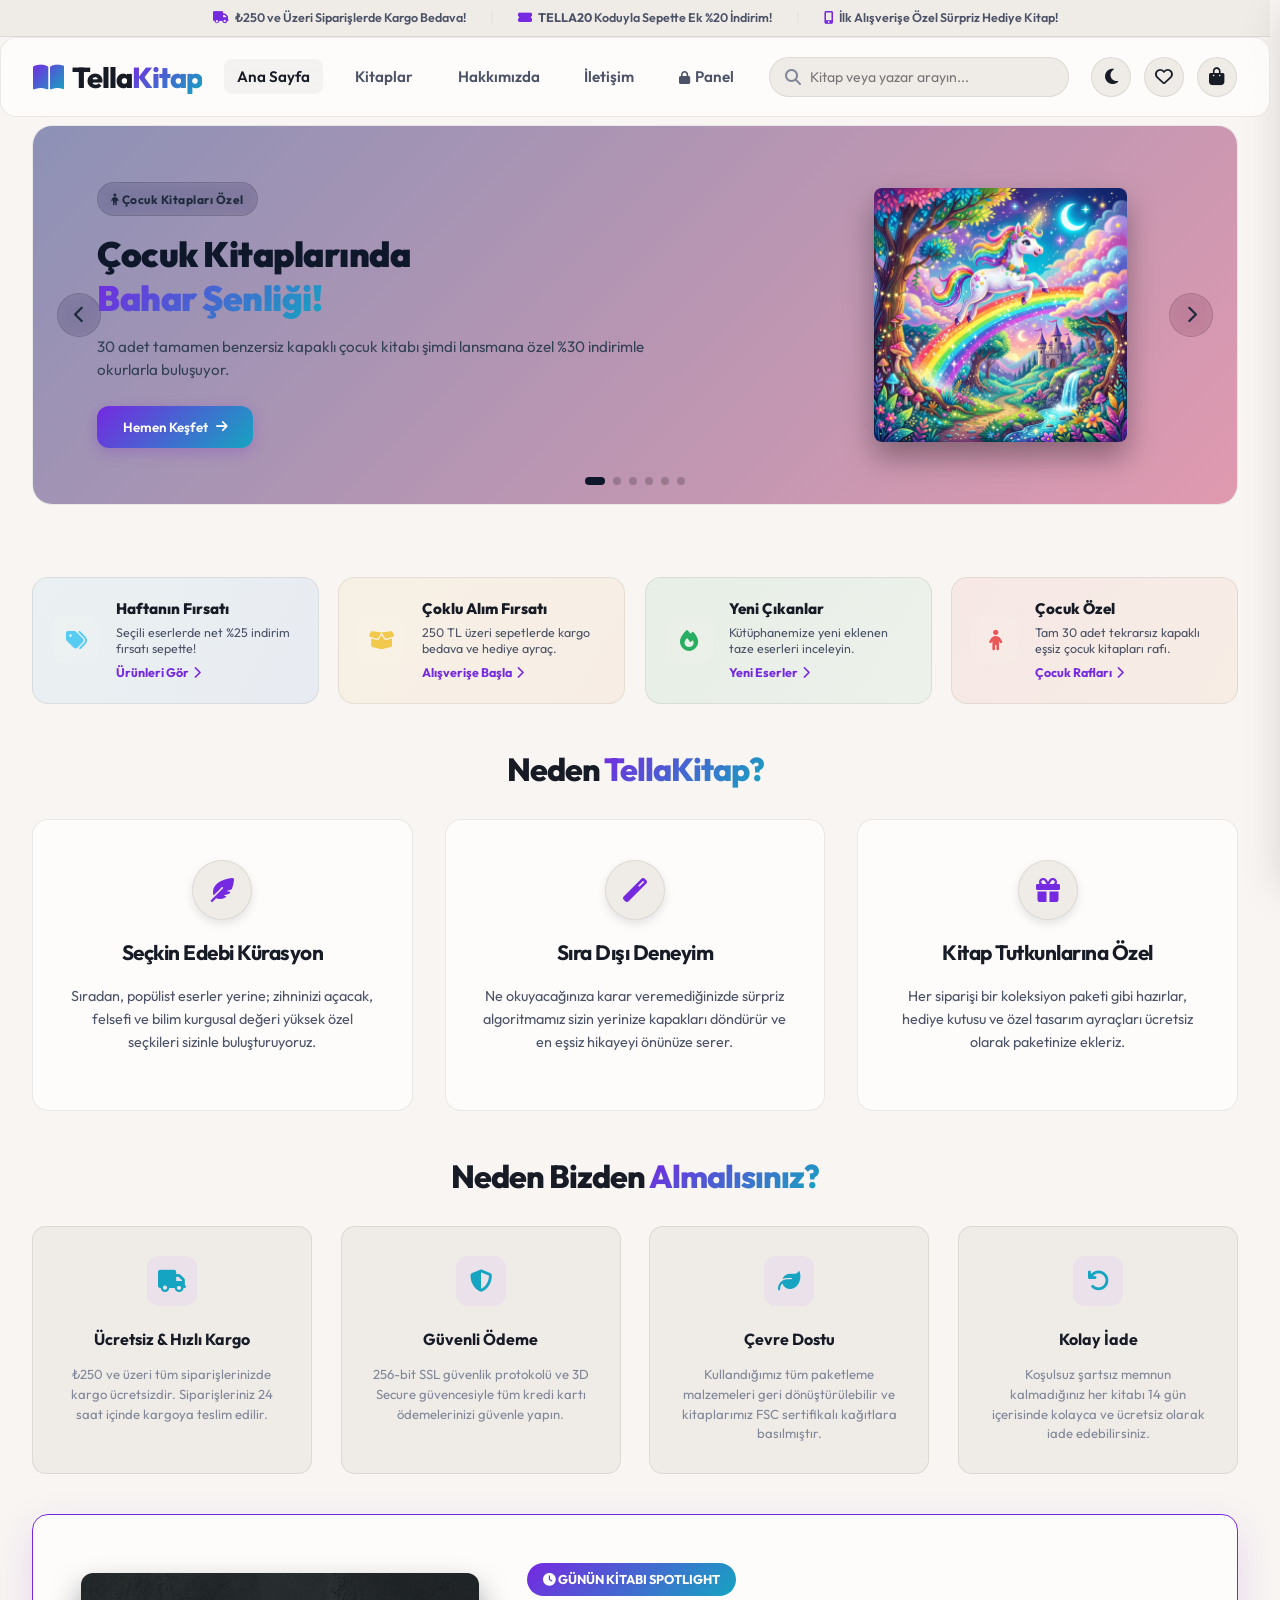
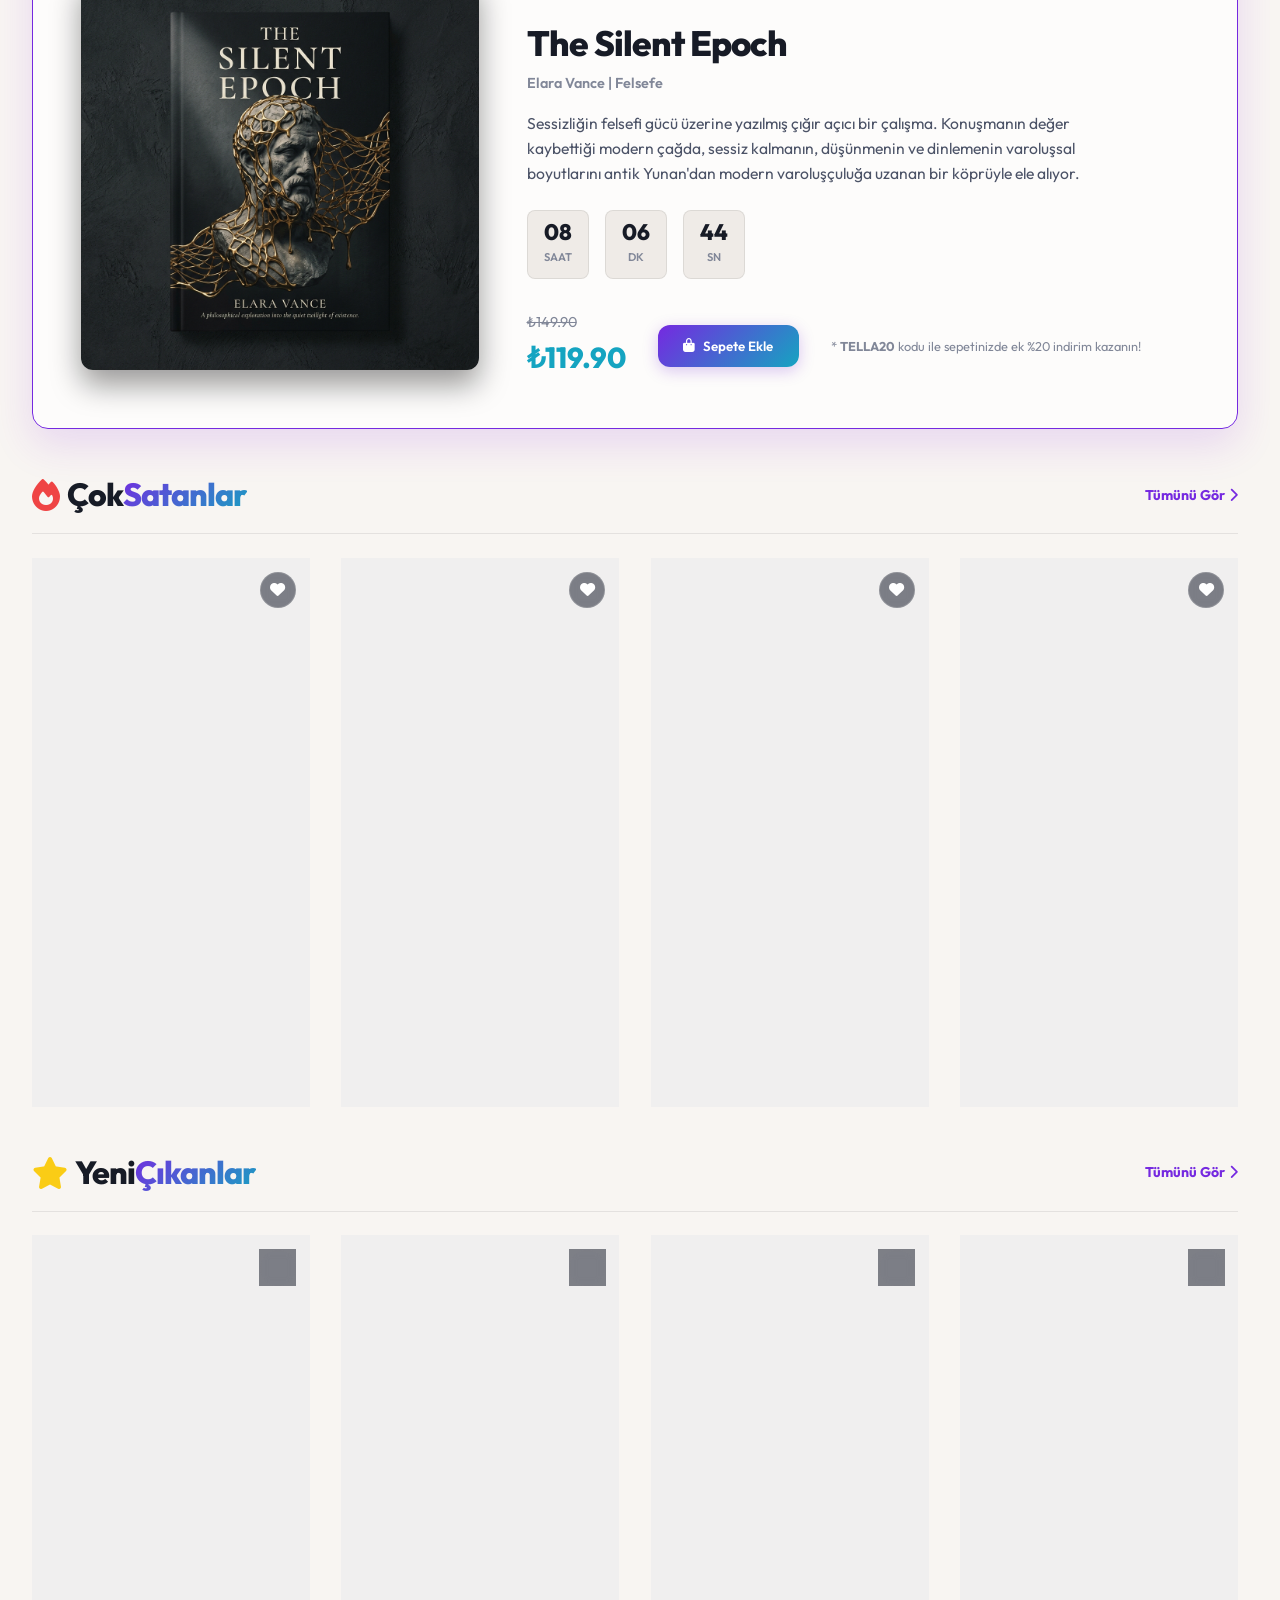
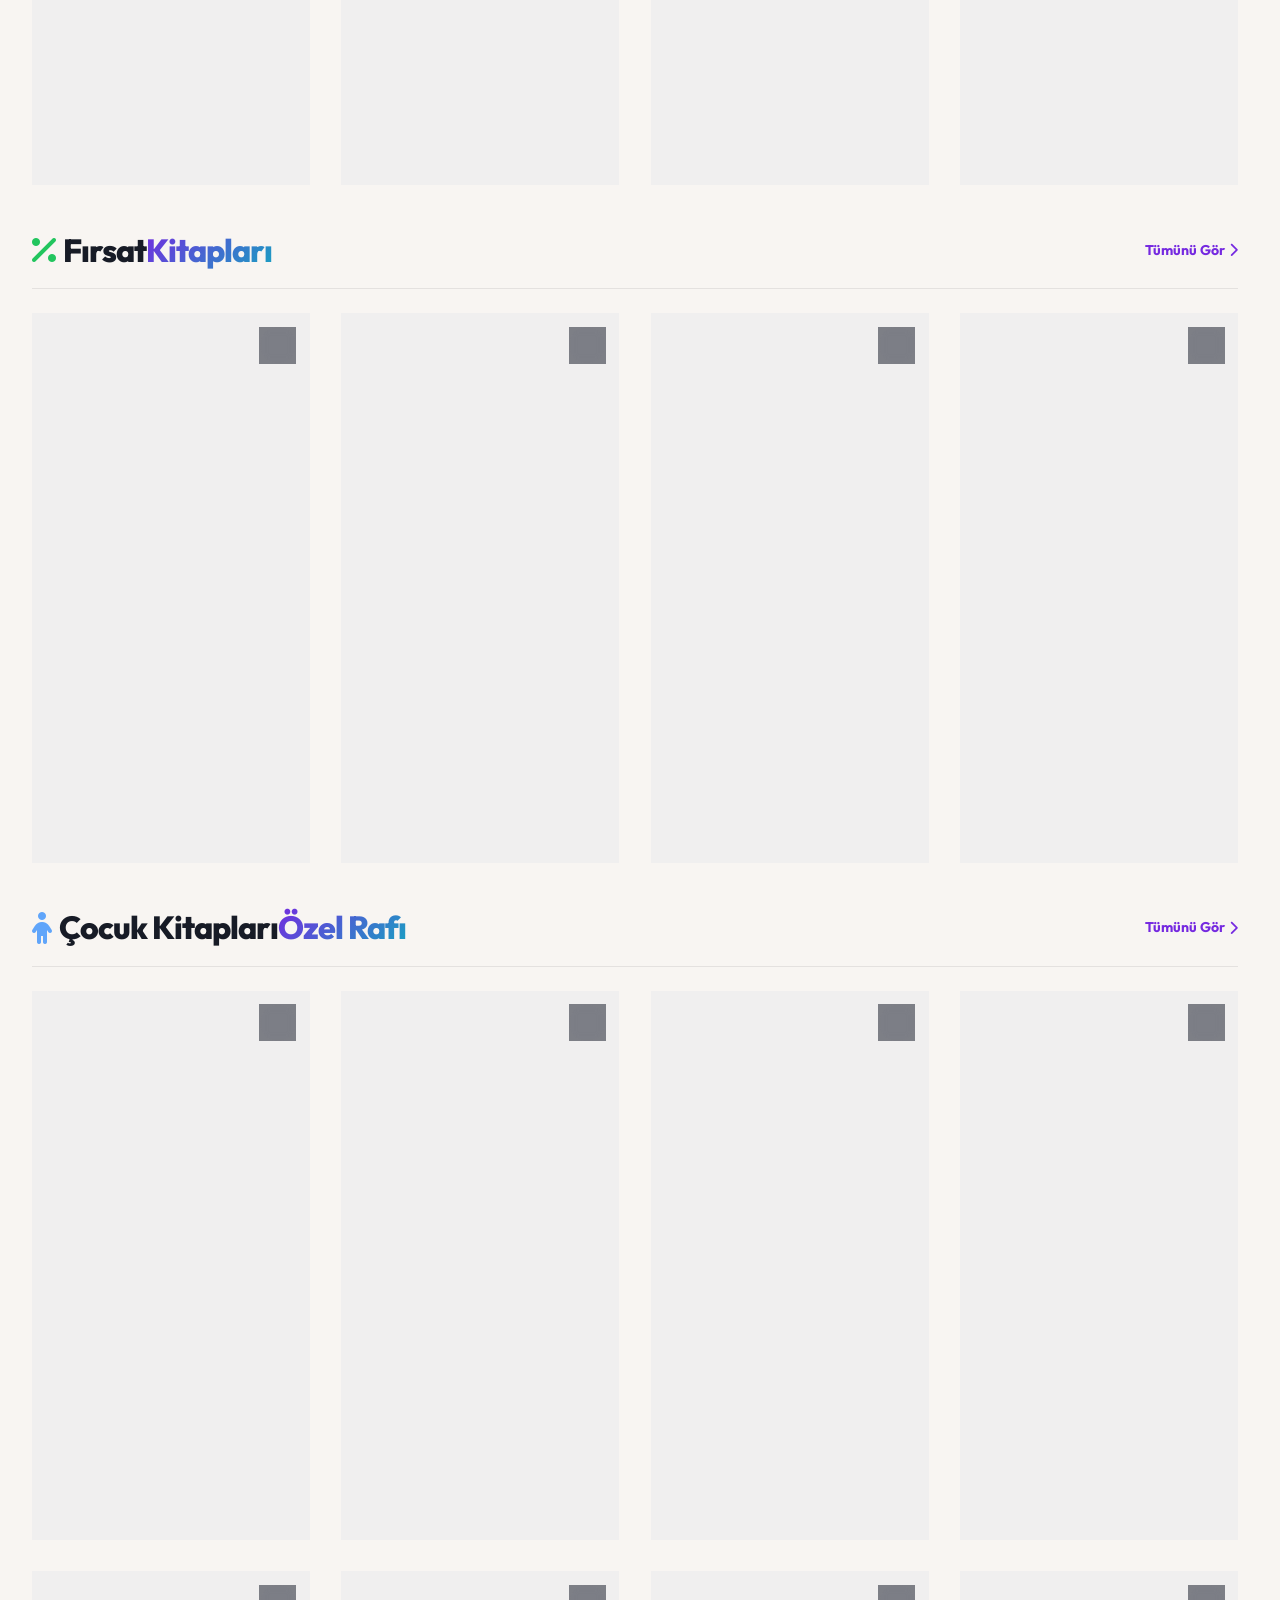
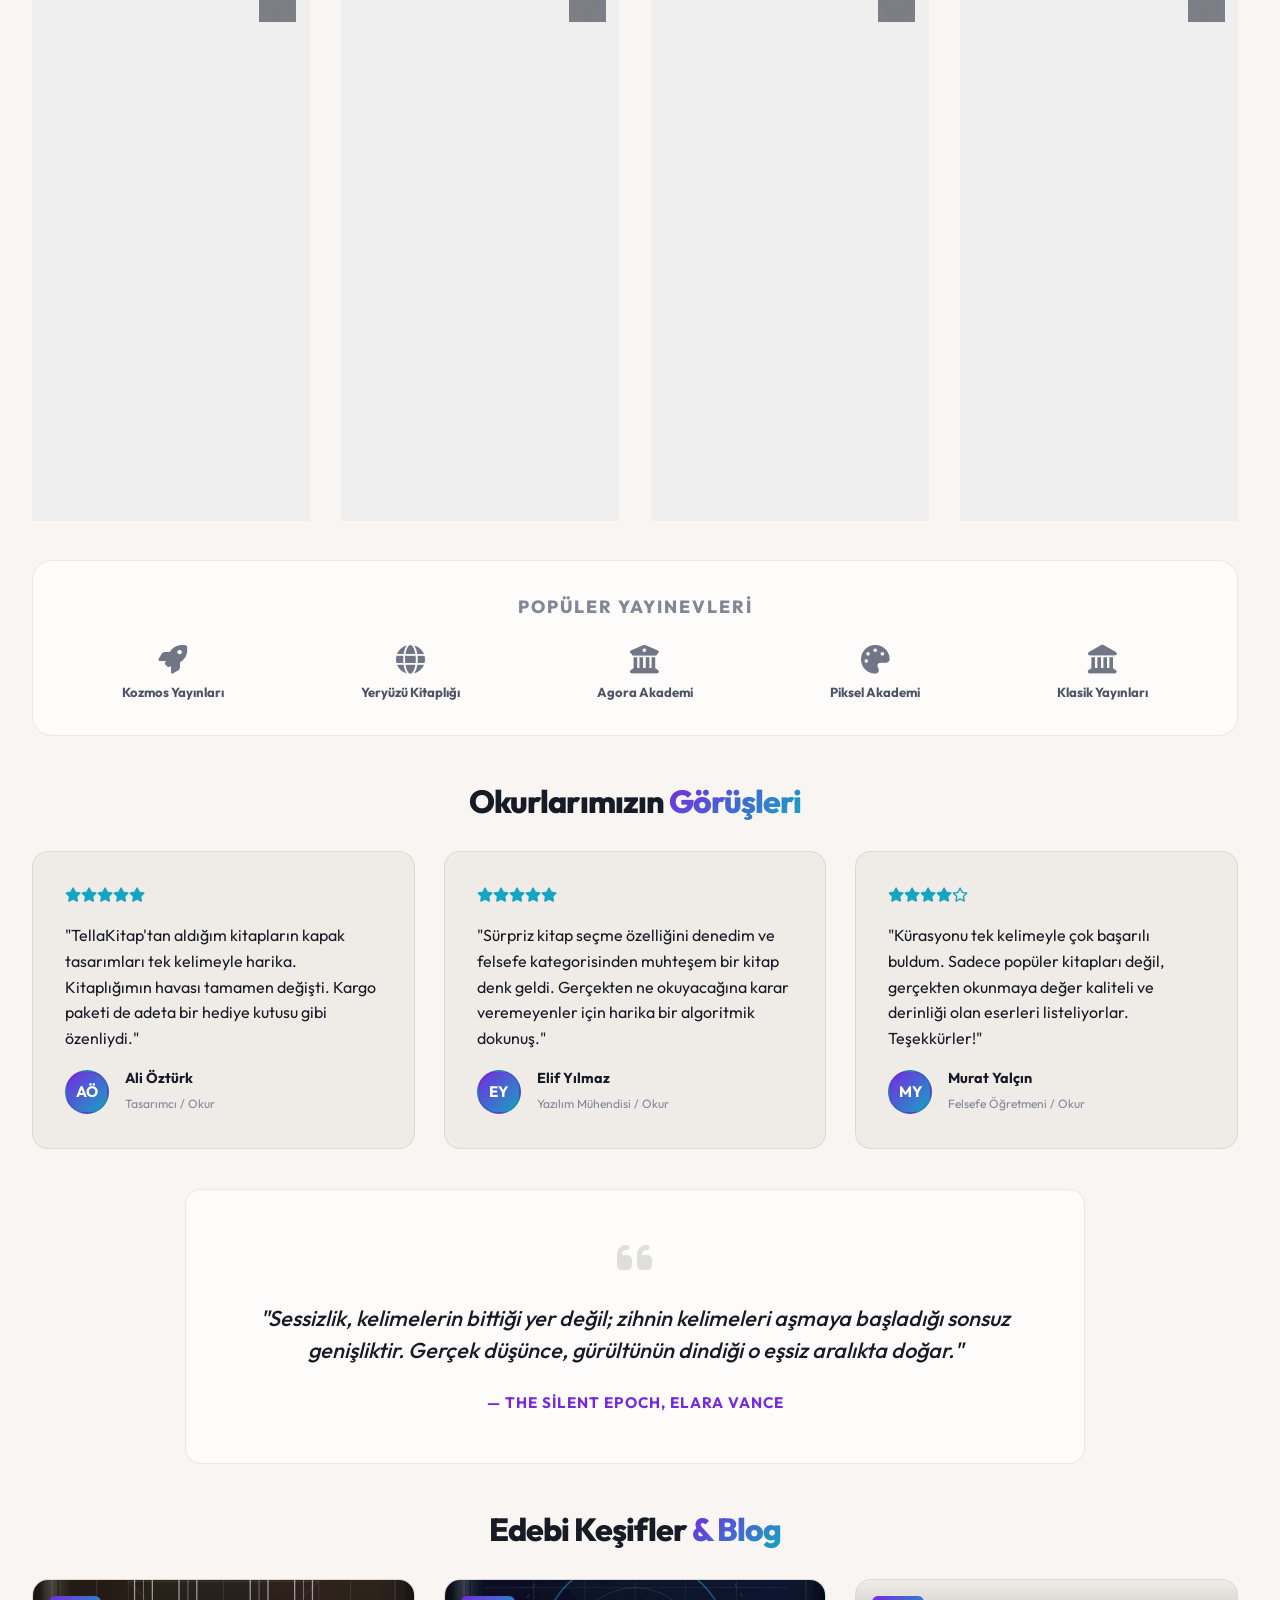
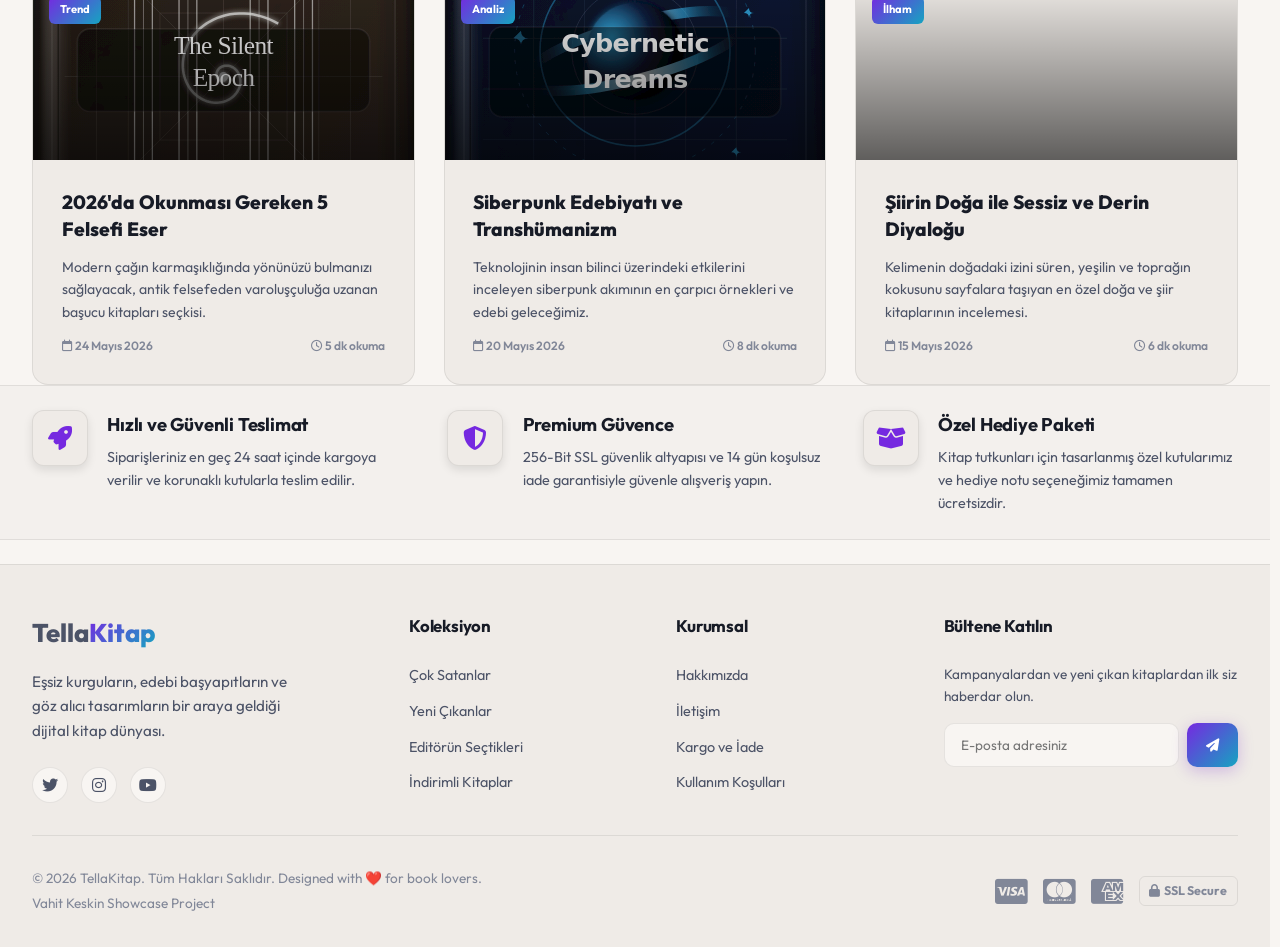
<file: index.html>
<!DOCTYPE html>
<html lang="tr" data-theme="dark">
<head>
  <meta charset="UTF-8">
  <meta name="viewport" content="width=device-width, initial-scale=1.0, viewport-fit=cover">
  <title>TellaKitap | Sıradışı Hikayeleri Keşfedin</title>
  
  <!-- SEO Meta Tags -->
  <meta name="description" content="TellaKitap - Modern ve Eşsiz Kitabevi. Bilim kurgudan felsefeye, en seçkin eserleri en uygun fiyatlarla keşfedin. Hızlı kargo ve güvenceyle hemen satın alın.">
  <meta name="keywords" content="kitap, kitaplık, ucuz kitap, felsefe kitapları, bilim kurgu kitapları, gerilim romanları, tasarım kitapları, çocuk kitapları">
  <meta name="author" content="Vahit Keskin">
  
  <!-- Fonts & Icons -->
  <link rel="stylesheet" href="https://cdnjs.cloudflare.com/ajax/libs/font-awesome/6.4.0/css/all.min.css">
  
  <!-- Custom Stylesheet -->
  <link rel="stylesheet" href="style.css">
</head>
<body>

  <!-- --- TOP ANNOUNCEMENT BAR --- -->
  <div class="top-announcement-bar">
    <div class="container announcement-content">
      <span><i class="fas fa-truck"></i> ₺250 ve Üzeri Siparişlerde Kargo Bedava!</span>
      <span class="separator">|</span>
      <span><i class="fas fa-ticket-alt"></i> <strong>TELLA20</strong> Koduyla Sepette Ek %20 İndirim!</span>
      <span class="separator">|</span>
      <span><i class="fas fa-mobile-alt"></i> İlk Alışverişe Özel Sürpriz Hediye Kitap!</span>
    </div>
  </div>

  <!-- --- HEADER NAVIGATION --- -->
  <header class="glass-panel">
    <div class="container">
      <a href="#" class="logo">
        <i class="fas fa-book-open"></i>
        <span>Tella<span class="gradient-text">Kitap</span></span>
      </a>

      <!-- SPA Nav Links -->
      <nav>
        <ul class="main-nav">
          <li><span class="nav-link active" data-view="home">Ana Sayfa</span></li>
          <li><span class="nav-link" data-view="shop">Kitaplar</span></li>
          <li><span class="nav-link" data-view="about">Hakkımızda</span></li>
          <li><span class="nav-link" data-view="contact">İletişim</span></li>
          <li><a href="admin.html" class="nav-link"><i class="fas fa-lock" style="font-size:0.8rem; margin-right:2px;"></i> Panel</a></li>
        </ul>
      </nav>
      
      <div class="search-wrapper">
        <i class="fas fa-search search-icon"></i>
        <input type="search" id="search-input" class="search-bar" placeholder="Kitap veya yazar arayın..." autocomplete="off">
        <div id="search-suggestions" class="search-suggestions"></div>
      </div>
      
      <div class="header-actions">
        <button id="theme-toggle-btn" class="icon-btn" title="Temayı Değiştir">
          <i id="theme-icon" class="fas fa-sun"></i>
        </button>

        <button id="wishlist-btn" class="icon-btn" title="Favorilerim">
          <i class="far fa-heart"></i>
          <span id="wishlist-badge" class="badge" style="display: none;">0</span>
        </button>
        
        <button id="cart-btn" class="icon-btn" title="Sepetim">
          <i class="fas fa-shopping-bag"></i>
          <span id="cart-badge" class="badge" style="display: none;">0</span>
        </button>

        <button id="mobile-search-toggle-btn" class="icon-btn mobile-only-btn" title="Arama Yap">
          <i class="fas fa-search"></i>
        </button>
      </div>
    </div>
  </header>

  <!-- Mobile Search Overlay (Toggled via search icon on mobile) -->
  <div id="mobile-search-overlay" class="mobile-search-overlay">
    <div class="container">
      <i class="fas fa-search search-icon"></i>
      <input type="search" id="mobile-search-input" class="search-bar" placeholder="Kitap veya yazar arayın..." autocomplete="off">
      <div id="mobile-search-suggestions" class="search-suggestions"></div>
    </div>
  </div>

  <!-- ================= SPA VIEWS CONTAINER ================= -->
  <main>

    <!-- ================= 1. HOME VIEW ================= -->
    <div id="view-home" class="view-panel active container home-layout">
      
      <!-- Dynamic Campaign Carousel Slider -->
      <section class="campaign-carousel-wrapper glass-panel">
        <div class="carousel-track-container">
          <ul class="carousel-track" id="carousel-track">
            <!-- Slide 1 -->
            <li class="carousel-slide active" style="background: linear-gradient(135deg, rgba(29, 38, 113, 0.5), rgba(195, 55, 100, 0.5));">
              <div class="slide-content">
                <span class="slide-tag"><i class="fas fa-child"></i> Çocuk Kitapları Özel</span>
                <h2>Çocuk Kitaplarında <br><span class="gradient-text">Bahar Şenliği!</span></h2>
                <p>30 adet tamamen benzersiz kapaklı çocuk kitabı şimdi lansmana özel %30 indirimle okurlarla buluşuyor.</p>
                <div class="slide-actions">
                  <button onclick="switchView('shop')" class="gradient-btn">Hemen Keşfet <i class="fas fa-arrow-right"></i></button>
                </div>
              </div>
              <div class="slide-img">
                <img src="assets/covers/cover_kids_1.png" alt="Çocuk Kitapları Kampanyası">
              </div>
            </li>
            <!-- Slide 2 -->
            <li class="carousel-slide" style="background: linear-gradient(135deg, rgba(15, 32, 39, 0.5), rgba(32, 58, 67, 0.5));">
              <div class="slide-content">
                <span class="slide-tag"><i class="fas fa-brain"></i> Felsefe Seçkisi</span>
                <h2>Zihninizin Sınırlarını <br><span class="gradient-text">Genişletin</span></h2>
                <p>Düşünce tarihinin en seçkin eserleri, felsefe kategorimize özel edebi yorumlarıyla sizleri bekliyor.</p>
                <div class="slide-actions">
                  <button onclick="switchView('shop')" class="gradient-btn">İncele <i class="fas fa-arrow-right"></i></button>
                </div>
              </div>
              <div class="slide-img">
                <img src="assets/cover_philosophy.png" alt="Felsefe Kitapları">
              </div>
            </li>
            <!-- Slide 3 -->
            <li class="carousel-slide" style="background: linear-gradient(135deg, rgba(20, 30, 48, 0.5), rgba(36, 59, 85, 0.5));">
              <div class="slide-content">
                <span class="slide-tag"><i class="fas fa-rocket"></i> Bilim Kurgu</span>
                <h2>Geleceğe <br><span class="gradient-text">Yolculuk</span></h2>
                <p>Siberpunk distopyalardan uzay operalarına kadar aradığınız tüm bilim kurgu romanları burada.</p>
                <div class="slide-actions">
                  <button onclick="switchView('shop')" class="gradient-btn">Hemen Oku <i class="fas fa-arrow-right"></i></button>
                </div>
              </div>
              <div class="slide-img">
                <img src="assets/cover_future.png" alt="Bilim Kurgu Kitapları">
              </div>
            </li>
            <!-- Slide 4 -->
            <li class="carousel-slide" style="background: linear-gradient(135deg, rgba(8, 24, 68, 0.5), rgba(89, 42, 114, 0.5));">
              <div class="slide-content">
                <span class="slide-tag"><i class="fas fa-terminal"></i> Siberpunk</span>
                <h2>Geleceğin <br><span class="gradient-text">Karanlık Yüzü</span></h2>
                <p>Teknoloji ve insan bilincinin birleştiği, neon ışıklı siberpunk dünyaların en çarpıcı hikayeleri burada.</p>
                <div class="slide-actions">
                  <button onclick="switchView('shop')" class="gradient-btn">Hemen Keşfet <i class="fas fa-arrow-right"></i></button>
                </div>
              </div>
              <div class="slide-img">
                <img src="assets/cover_cyber.png" alt="Siberpunk Kitapları">
              </div>
            </li>
            <!-- Slide 5 -->
            <li class="carousel-slide" style="background: linear-gradient(135deg, rgba(31, 28, 44, 0.5), rgba(146, 141, 171, 0.5));">
              <div class="slide-content">
                <span class="slide-tag"><i class="fas fa-user-secret"></i> Gizem & Gerilim</span>
                <h2>İpuçlarını <br><span class="gradient-text">Takip Edin</span></h2>
                <p>Karanlık labirentlerden çözülemeyen sırlara, soluk soluğa okuyacağınız en gizemli kurgular.</p>
                <div class="slide-actions">
                  <button onclick="switchView('shop')" class="gradient-btn">Detayları Gör <i class="fas fa-arrow-right"></i></button>
                </div>
              </div>
              <div class="slide-img">
                <img src="assets/cover_mystery.png" alt="Gizem Kitapları">
              </div>
            </li>
            <!-- Slide 6 -->
            <li class="carousel-slide" style="background: linear-gradient(135deg, rgba(17, 67, 87, 0.5), rgba(242, 148, 146, 0.5));">
              <div class="slide-content">
                <span class="slide-tag"><i class="fas fa-leaf"></i> Doğa & Yaşam</span>
                <h2>Doğanın <br><span class="gradient-text">Felsefesi</span></h2>
                <p>Kelimelerin doğayla kurduğu sessiz diyaloğu hissedeceğiniz, yeşilin ve toprağın felsefi anlatıları.</p>
                <div class="slide-actions">
                  <button onclick="switchView('shop')" class="gradient-btn">Şimdi İncele <i class="fas fa-arrow-right"></i></button>
                </div>
              </div>
              <div class="slide-img">
                <img src="assets/cover_nature.png" alt="Doğa Kitapları">
              </div>
            </li>
          </ul>
        </div>
        
        <!-- Controls -->
        <button class="carousel-arrow prev" id="carousel-prev" title="Önceki"><i class="fas fa-chevron-left"></i></button>
        <button class="carousel-arrow next" id="carousel-next" title="Sonraki"><i class="fas fa-chevron-right"></i></button>
        
        <!-- Dots -->
        <div class="carousel-nav" id="carousel-nav">
          <button class="carousel-indicator active" title="Slayt 1"></button>
          <button class="carousel-indicator" title="Slayt 2"></button>
          <button class="carousel-indicator" title="Slayt 3"></button>
          <button class="carousel-indicator" title="Slayt 4"></button>
          <button class="carousel-indicator" title="Slayt 5"></button>
          <button class="carousel-indicator" title="Slayt 6"></button>
        </div>
      </section>

      <!-- Campaign Promo Grid Banners -->
      <section class="campaign-grid">
        <div class="campaign-box glass-panel" style="background: linear-gradient(120deg, rgba(86, 204, 242, 0.08), rgba(47, 128, 237, 0.08));">
          <div class="camp-icon"><i class="fas fa-tags" style="color: #56ccf2;"></i></div>
          <div class="camp-info">
            <h4>Haftanın Fırsatı</h4>
            <p>Seçili eserlerde net %25 indirim fırsatı sepette!</p>
            <span class="camp-link" onclick="switchView('shop')">Ürünleri Gör <i class="fas fa-chevron-right"></i></span>
          </div>
        </div>
        <div class="campaign-box glass-panel" style="background: linear-gradient(120deg, rgba(242, 201, 76, 0.08), rgba(242, 153, 74, 0.08));">
          <div class="camp-icon"><i class="fas fa-box-open" style="color: #f2c94c;"></i></div>
          <div class="camp-info">
            <h4>Çoklu Alım Fırsatı</h4>
            <p>250 TL üzeri sepetlerde kargo bedava ve hediye ayraç.</p>
            <span class="camp-link" onclick="switchView('shop')">Alışverişe Başla <i class="fas fa-chevron-right"></i></span>
          </div>
        </div>
        <div class="campaign-box glass-panel" style="background: linear-gradient(120deg, rgba(39, 174, 96, 0.08), rgba(111, 207, 151, 0.08));">
          <div class="camp-icon"><i class="fas fa-fire" style="color: #27ae60;"></i></div>
          <div class="camp-info">
            <h4>Yeni Çıkanlar</h4>
            <p>Kütüphanemize yeni eklenen taze eserleri inceleyin.</p>
            <span class="camp-link" onclick="switchView('shop')">Yeni Eserler <i class="fas fa-chevron-right"></i></span>
          </div>
        </div>
        <div class="campaign-box glass-panel" style="background: linear-gradient(120deg, rgba(235, 87, 87, 0.08), rgba(242, 153, 74, 0.08));">
          <div class="camp-icon"><i class="fas fa-child" style="color: #eb5757;"></i></div>
          <div class="camp-info">
            <h4>Çocuk Özel</h4>
            <p>Tam 30 adet tekrarsız kapaklı eşsiz çocuk kitapları rafı.</p>
            <span class="camp-link" onclick="switchView('shop')">Çocuk Rafları <i class="fas fa-chevron-right"></i></span>
          </div>
        </div>
      </section>

      <!-- Curated Collections Showcase -->
      <section>
        <h2 class="home-section-title">Neden <span class="gradient-text">TellaKitap?</span></h2>
        <div class="collections-grid">
          <div class="collection-card glass-panel">
            <div class="collection-icon"><i class="fas fa-feather-alt"></i></div>
            <h3>Seçkin Edebi Kürasyon</h3>
            <p>Sıradan, popülist eserler yerine; zihninizi açacak, felsefi ve bilim kurgusal değeri yüksek özel seçkileri sizinle buluşturuyoruz.</p>
          </div>
          <div class="collection-card glass-panel">
            <div class="collection-icon"><i class="fas fa-magic"></i></div>
            <h3>Sıra Dışı Deneyim</h3>
            <p>Ne okuyacağınıza karar veremediğinizde sürpriz algoritmamız sizin yerinize kapakları döndürür ve en eşsiz hikayeyi önünüze serer.</p>
          </div>
          <div class="collection-card glass-panel">
            <div class="collection-icon"><i class="fas fa-gift"></i></div>
            <h3>Kitap Tutkunlarına Özel</h3>
            <p>Her siparişi bir koleksiyon paketi gibi hazırlar, hediye kutusu ve özel tasarım ayraçları ücretsiz olarak paketinize ekleriz.</p>
          </div>
        </div>
      </section>

      <!-- TellaKitap Ayrıcalıkları -->
      <section class="benefits-section">
        <h2 class="home-section-title">Neden Bizden <span class="gradient-text">Almalısınız?</span></h2>
        <div class="benefits-grid">
          <div class="benefit-card glass-panel">
            <div class="benefit-icon"><i class="fas fa-truck"></i></div>
            <h3>Ücretsiz & Hızlı Kargo</h3>
            <p>₺250 ve üzeri tüm siparişlerinizde kargo ücretsizdir. Siparişleriniz 24 saat içinde kargoya teslim edilir.</p>
          </div>
          <div class="benefit-card glass-panel">
            <div class="benefit-icon"><i class="fas fa-shield-alt"></i></div>
            <h3>Güvenli Ödeme</h3>
            <p>256-bit SSL güvenlik protokolü ve 3D Secure güvencesiyle tüm kredi kartı ödemelerinizi güvenle yapın.</p>
          </div>
          <div class="benefit-card glass-panel">
            <div class="benefit-icon"><i class="fas fa-leaf"></i></div>
            <h3>Çevre Dostu</h3>
            <p>Kullandığımız tüm paketleme malzemeleri geri dönüştürülebilir ve kitaplarımız FSC sertifikalı kağıtlara basılmıştır.</p>
          </div>
          <div class="benefit-card glass-panel">
            <div class="benefit-icon"><i class="fas fa-undo"></i></div>
            <h3>Kolay İade</h3>
            <p>Koşulsuz şartsız memnun kalmadığınız her kitabı 14 gün içerisinde kolayca ve ücretsiz olarak iade edebilirsiniz.</p>
          </div>
        </div>
      </section>

      <!-- Spotlight Campaign: Book of the Day -->
      <section class="spotlight-banner glass-panel">
        <div class="spotlight-left">
          <img src="assets/cover_philosophy.png" alt="Spotlight Book">
        </div>
        <div class="spotlight-right">
          <div class="spotlight-badge"><i class="fas fa-clock"></i> GÜNÜN KİTABI SPOTLIGHT</div>
          <h2 style="font-size: 2.2rem; font-weight:800; letter-spacing:-1px;">The Silent Epoch</h2>
          <p style="color: var(--text-muted); font-size: 0.9rem; font-weight:600; margin-bottom: 1rem;">Elara Vance | Felsefe</p>
          <p style="font-size: 0.98rem; color: var(--text-secondary); margin-bottom: 1.5rem; max-width:600px;">
            Sessizliğin felsefi gücü üzerine yazılmış çığır açıcı bir çalışma. Konuşmanın değer kaybettiği modern çağda, sessiz kalmanın, düşünmenin ve dinlemenin varoluşsal boyutlarını antik Yunan'dan modern varoluşçuluğa uzanan bir köprüyle ele alıyor.
          </p>
          
          <!-- Countdown clock -->
          <div class="spotlight-timer">
            <div class="timer-box"><span id="spotlight-hours">00</span><span>Saat</span></div>
            <div class="timer-box"><span id="spotlight-minutes">00</span><span>Dk</span></div>
            <div class="timer-box"><span id="spotlight-seconds">00</span><span>Sn</span></div>
          </div>
          
          <div class="spotlight-actions">
            <div>
              <span style="text-decoration:line-through; font-size:0.9rem; color:var(--text-muted); display:block;">₺149.90</span>
              <span style="font-size:1.8rem; font-weight:800; color:var(--accent-secondary);">₺119.90</span>
            </div>
            <button class="gradient-btn" onclick="addToCart(3)">
              <i class="fas fa-shopping-bag"></i> Sepete Ekle
            </button>
            <p style="font-size:0.8rem; color:var(--text-muted);">* <strong>TELLA20</strong> kodu ile sepetinizde ek %20 indirim kazanın!</p>
          </div>
        </div>
      </section>

      <!-- 1. Çok Satanlar Vitrini -->
      <section class="home-showcase-section">
        <div class="showcase-header">
          <h2 class="home-section-title"><i class="fas fa-fire" style="color: #ef4444; margin-right: 8px;"></i> Çok <span class="gradient-text">Satanlar</span></h2>
          <span class="view-all-link" onclick="switchView('shop')">Tümünü Gör <i class="fas fa-chevron-right"></i></span>
        </div>
        <div class="books-grid" id="bestsellers-grid">
          <!-- Dynamic best seller cards -->
        </div>
      </section>

      <!-- 2. Yeni Çıkanlar Vitrini -->
      <section class="home-showcase-section">
        <div class="showcase-header">
          <h2 class="home-section-title"><i class="fas fa-star" style="color: #facc15; margin-right: 8px;"></i> Yeni <span class="gradient-text">Çıkanlar</span></h2>
          <span class="view-all-link" onclick="switchView('shop')">Tümünü Gör <i class="fas fa-chevron-right"></i></span>
        </div>
        <div class="books-grid" id="newreleases-grid">
          <!-- Dynamic new release cards -->
        </div>
      </section>

      <!-- 3. Fırsat Kitapları Vitrini -->
      <section class="home-showcase-section">
        <div class="showcase-header">
          <h2 class="home-section-title"><i class="fas fa-percentage" style="color: #22c55e; margin-right: 8px;"></i> Fırsat <span class="gradient-text">Kitapları</span></h2>
          <span class="view-all-link" onclick="switchView('shop')">Tümünü Gör <i class="fas fa-chevron-right"></i></span>
        </div>
        <div class="books-grid" id="discounted-grid">
          <!-- Dynamic discounted cards -->
        </div>
      </section>

      <!-- 4. Çocuk Kitapları Özel Rafı -->
      <section class="home-showcase-section">
        <div class="showcase-header">
          <h2 class="home-section-title"><i class="fas fa-child" style="color: #60a5fa; margin-right: 8px;"></i> Çocuk Kitapları <span class="gradient-text">Özel Rafı</span></h2>
          <span class="view-all-link" onclick="switchView('shop')">Tümünü Gör <i class="fas fa-chevron-right"></i></span>
        </div>
        <div class="books-grid" id="kids-special-grid">
          <!-- Dynamic children's books cards -->
        </div>
      </section>

      <!-- Yayınevi / Marka Logoları Şeridi -->
      <section class="publisher-showcase-section glass-panel">
        <h3 class="publisher-title">Popüler Yayınevleri</h3>
        <div class="publisher-logos-row">
          <div class="publisher-logo-card">
            <i class="fas fa-rocket"></i>
            <span>Kozmos Yayınları</span>
          </div>
          <div class="publisher-logo-card">
            <i class="fas fa-globe"></i>
            <span>Yeryüzü Kitaplığı</span>
          </div>
          <div class="publisher-logo-card">
            <i class="fas fa-university"></i>
            <span>Agora Akademi</span>
          </div>
          <div class="publisher-logo-card">
            <i class="fas fa-palette"></i>
            <span>Piksel Akademi</span>
          </div>
          <div class="publisher-logo-card">
            <i class="fas fa-landmark"></i>
            <span>Klasik Yayınları</span>
          </div>
        </div>
      </section>

      <!-- Müşteri Değerlendirmeleri / Yorumları -->
      <section class="testimonials-section">
        <h2 class="home-section-title">Okurlarımızın <span class="gradient-text">Görüşleri</span></h2>
        <div class="testimonials-grid">
          <div class="testimonial-card glass-panel">
            <div class="testimonial-stars">
              <i class="fas fa-star"></i><i class="fas fa-star"></i><i class="fas fa-star"></i><i class="fas fa-star"></i><i class="fas fa-star"></i>
            </div>
            <p>"TellaKitap'tan aldığım kitapların kapak tasarımları tek kelimeyle harika. Kitaplığımın havası tamamen değişti. Kargo paketi de adeta bir hediye kutusu gibi özenliydi."</p>
            <div class="testimonial-author">
              <div class="testimonial-avatar">AÖ</div>
              <div class="testimonial-info">
                <h4>Ali Öztürk</h4>
                <span>Tasarımcı / Okur</span>
              </div>
            </div>
          </div>
          <div class="testimonial-card glass-panel">
            <div class="testimonial-stars">
              <i class="fas fa-star"></i><i class="fas fa-star"></i><i class="fas fa-star"></i><i class="fas fa-star"></i><i class="fas fa-star"></i>
            </div>
            <p>"Sürpriz kitap seçme özelliğini denedim ve felsefe kategorisinden muhteşem bir kitap denk geldi. Gerçekten ne okuyacağına karar veremeyenler için harika bir algoritmik dokunuş."</p>
            <div class="testimonial-author">
              <div class="testimonial-avatar">EY</div>
              <div class="testimonial-info">
                <h4>Elif Yılmaz</h4>
                <span>Yazılım Mühendisi / Okur</span>
              </div>
            </div>
          </div>
          <div class="testimonial-card glass-panel">
            <div class="testimonial-stars">
              <i class="fas fa-star"></i><i class="fas fa-star"></i><i class="fas fa-star"></i><i class="fas fa-star"></i><i class="far fa-star"></i>
            </div>
            <p>"Kürasyonu tek kelimeyle çok başarılı buldum. Sadece popüler kitapları değil, gerçekten okunmaya değer kaliteli ve derinliği olan eserleri listeliyorlar. Teşekkürler!"</p>
            <div class="testimonial-author">
              <div class="testimonial-avatar">MY</div>
              <div class="testimonial-info">
                <h4>Murat Yalçın</h4>
                <span>Felsefe Öğretmeni / Okur</span>
              </div>
            </div>
          </div>
        </div>
      </section>

      <!-- Literary Quotes Widget -->
      <section class="quotes-widget glass-panel">
        <i class="fas fa-quote-left"></i>
        <p class="quote-text">"Sessizlik, kelimelerin bittiği yer değil; zihnin kelimeleri aşmaya başladığı sonsuz genişliktir. Gerçek düşünce, gürültünün dindiği o eşsiz aralıkta doğar."</p>
        <p class="quote-author">— The Silent Epoch, Elara Vance</p>
      </section>

      <!-- Edebi Blog & Kitap Keşif Rehberi -->
      <section class="blog-section">
        <h2 class="home-section-title">Edebi Keşifler <span class="gradient-text">& Blog</span></h2>
        <div class="blog-grid">
          <article class="blog-card glass-panel">
            <div class="blog-image" style="background-image: url('assets/covers/cover_3.svg');">
              <span class="blog-badge">Trend</span>
            </div>
            <div class="blog-content">
              <h3>2026'da Okunması Gereken 5 Felsefi Eser</h3>
              <p>Modern çağın karmaşıklığında yönünüzü bulmanızı sağlayacak, antik felsefeden varoluşçuluğa uzanan başucu kitapları seçkisi.</p>
              <div class="blog-footer">
                <span><i class="far fa-calendar"></i> 24 Mayıs 2026</span>
                <span><i class="far fa-clock"></i> 5 dk okuma</span>
              </div>
            </div>
          </article>
          <article class="blog-card glass-panel">
            <div class="blog-image" style="background-image: url('assets/covers/cover_1.svg');">
              <span class="blog-badge">Analiz</span>
            </div>
            <div class="blog-content">
              <h3>Siberpunk Edebiyatı ve Transhümanizm</h3>
              <p>Teknolojinin insan bilinci üzerindeki etkilerini inceleyen siberpunk akımının en çarpıcı örnekleri ve edebi geleceğimiz.</p>
              <div class="blog-footer">
                <span><i class="far fa-calendar"></i> 20 Mayıs 2026</span>
                <span><i class="far fa-clock"></i> 8 dk okuma</span>
              </div>
            </div>
          </article>
          <article class="blog-card glass-panel">
            <div class="blog-image" style="background-image: url('assets/covers/cover_2.svg');">
              <span class="blog-badge">İlham</span>
            </div>
            <div class="blog-content">
              <h3>Şiirin Doğa ile Sessiz ve Derin Diyaloğu</h3>
              <p>Kelimenin doğadaki izini süren, yeşilin ve toprağın kokusunu sayfalara taşıyan en özel doğa ve şiir kitaplarının incelemesi.</p>
              <div class="blog-footer">
                <span><i class="far fa-calendar"></i> 15 Mayıs 2026</span>
                <span><i class="far fa-clock"></i> 6 dk okuma</span>
              </div>
            </div>
          </article>
        </div>
      </section>

    </div>

    <!-- ================= 2. SHOP VIEW ================= -->
    <div id="view-shop" class="view-panel container shop-layout">
      
      <!-- Page Hero Banner -->
      <div class="page-hero-banner glass-panel">
        <div class="hero-text-content">
          <span class="slide-tag" style="margin-bottom: 0.5rem;"><i class="fas fa-th-large"></i> Kitap Dünyası</span>
          <h1 class="gradient-text" style="font-weight: 900; font-size: 2.2rem; letter-spacing: -1px; margin-bottom: 0.3rem;">Tüm Kitaplar</h1>
          <p style="color: var(--text-secondary); font-size: 0.95rem;">Bilim kurgudan felsefeye, en seçkin edebi kurguları filtreleyin ve keşfedin.</p>
        </div>
      </div>

      <div class="shop-grid">
        <!-- Left Filters Panel -->
        <aside class="filters-panel glass-panel">
          <div class="filter-group">
            <h3>Sıralama</h3>
            <select id="sort-select" class="sort-select">
              <option value="relevance">Önerilen</option>
              <option value="price-asc">Fiyat: Düşükten Yükseğe</option>
              <option value="price-desc">Fiyat: Yüksekten Düşüğe</option>
              <option value="rating-desc">Puan: Yüksekten Düşüğe</option>
            </select>
          </div>
          
          <div class="filter-group">
            <h3>Fiyat Aralığı</h3>
            <div class="price-slider-container">
              <input type="range" id="price-range" min="50" max="250" step="5" value="250">
              <div class="price-inputs">
                <span>₺50.00</span>
                <span id="price-val" class="gradient-text" style="font-weight: 700;">₺250.00</span>
              </div>
            </div>
          </div>
          
          <div class="filter-group">
            <h3>Müşteri Puanı</h3>
            <div class="rating-options">
              <label class="rating-checkbox-label">
                <input type="checkbox" class="rating-filter" value="5">
                <span class="stars"><i class="fas fa-star"></i><i class="fas fa-star"></i><i class="fas fa-star"></i><i class="fas fa-star"></i><i class="fas fa-star"></i></span>
                <span>(5.0)</span>
              </label>
              <label class="rating-checkbox-label">
                <input type="checkbox" class="rating-filter" value="4">
                <span class="stars"><i class="fas fa-star"></i><i class="fas fa-star"></i><i class="fas fa-star"></i><i class="fas fa-star"></i><i class="far fa-star"></i></span>
                <span>(4.0+)</span>
              </label>
            </div>
          </div>
        </aside>

        <!-- Right Catalog Grid -->
        <section class="catalog-section">
          <div id="category-slider" class="category-slider">
            <button class="category-tab active" data-category="Tümü">Tüm Kategoriler</button>
            <button class="category-tab" data-category="Bilim Kurgu">Bilim Kurgu</button>
            <button class="category-tab" data-category="Çocuk Kitapları">Çocuk Kitapları</button>
            <button class="category-tab" data-category="Felsefe">Felsefe</button>
            <button class="category-tab" data-category="Gizem & Gerilim">Gizem & Gerilim</button>
            <button class="category-tab" data-category="Tasarım & Teknoloji">Tasarım & Teknoloji</button>
          </div>

          <!-- Shop Active Coupon Campaign -->
          <div class="shop-campaign-banner glass-panel">
            <div class="shop-campaign-text">
              <h4>Seçkin Kitaplarda Lansman Fırsatı!</h4>
              <p>Sepette ek indirim kazanmak için indirim kuponunuzu ödeme sayfasında kullanmayı unutmayın.</p>
            </div>
            <div class="shop-campaign-coupon">KUPON: TELLA20</div>
          </div>

          <div class="catalog-header">
            <p id="book-count">0 Kitap Bulundu</p>
          </div>
          <div class="books-grid" id="books-grid">
            <!-- Dynamic cards -->
          </div>
        </section>
      </div>

    </div>

    <!-- ================= 3. ABOUT VIEW ================= -->
    <div id="view-about" class="view-panel container about-layout">
      
      <!-- Page Hero Banner -->
      <div class="page-hero-banner about-hero glass-panel">
        <div class="hero-text-content">
          <span class="slide-tag" style="margin-bottom: 0.5rem;"><i class="fas fa-bookmark"></i> Hikayemiz</span>
          <h1 class="gradient-text" style="font-weight: 900; font-size: 2.2rem; letter-spacing: -1px; margin-bottom: 0.3rem;">Kelimelerin Arkasındaki Vizyon</h1>
          <p style="color: var(--text-secondary); font-size: 0.95rem;">TellaKitap, ticari bir kitap satış platformu olmanın ötesinde, seçkin edebiyat eserlerini estetik değerlerle buluşturan modern bir yayıncılık ve kürasyon projesidir.</p>
        </div>
      </div>

      <div class="about-grid">
        <div class="about-card glass-panel">
          <h3>Misyonumuz</h3>
          <p>Okuyucularımızın bilgiye ve hikayelere erişimini en keyifli hale getirmeyi hedefliyoruz. Bilim kurgunun ufuk açıcı dünyasını, doğanın felsefi anlatılarını ve sanatın estetik zenginliklerini bir araya getirerek popüler kültürün ötesinde bir edebiyat sığınağı sunuyoruz.</p>
          <p>Yapay zeka ve dijitalleşmenin zirvede olduğu bu çağda, basılı kitapların kokusunu, şık tasarımlar ve premium paketleme seçenekleriyle evlerinize ulaştırıyoruz.</p>
        </div>
        
        <div class="about-card glass-panel">
          <h3>Kürasyon Felsefesi</h3>
          <p>Her kitabı satmıyoruz. Kataloğumuza giren her eser, kapak tasarımından edebi zenginliğine, sayfa kalitesinden çevirisine kadar özel bir kurul tarafından değerlendirilir. TellaKitap'tan edindiğiniz her eser, kütüphanenizin baş köşesinde yer alacak bir tasarım nesnesidir.</p>
          <p>Modern çağın gerekliliklerini göz ardı etmiyor; arama kolaylığı, sepet ve ödeme hızı gibi teknik süreçleri en üst düzey tasarım prensipleriyle optimize ediyoruz.</p>
        </div>
      </div>

      <!-- Timeline -->
      <section class="glass-panel" style="padding: 3rem;">
        <h3 style="font-size: 1.5rem; font-weight:800; margin-bottom: 2rem;">Yolculuğumuz</h3>
        <div class="timeline-section">
          <div class="timeline-item">
            <div class="timeline-year">2024</div>
            <div class="timeline-content">
              <h4>Fikrin Doğuşu</h4>
              <p>Basılı kitap kültürünü dijital çağın estetiğiyle birleştiren hibrit bir kütüphane projesi hayal edildi.</p>
            </div>
          </div>
          <div class="timeline-item">
            <div class="timeline-year">2025</div>
            <div class="timeline-content">
              <h4>İlk Kitap Kataloğu ve Tasarım İş Birlikleri</h4>
              <p>Cybernetic Dreams ve The Silent Epoch gibi öncü eserlerin kapakları ve lansman tasarımları tamamlandı.</p>
            </div>
          </div>
          <div class="timeline-item">
            <div class="timeline-year">2026</div>
            <div class="timeline-content">
              <h4>TellaKitap Dijital Lansmanı</h4>
              <p>Ödeme entegrasyonu, kişiselleştirilmiş favori listesi ve sürpriz çarkı özellikleriyle dijital portalımız tüm okurlara açıldı.</p>
            </div>
          </div>
        </div>
      </section>

      <!-- Kolektif Ekibimiz -->
      <section class="team-section">
        <h2 class="home-section-title">Kürasyon <span class="gradient-text">Kolektifimiz</span></h2>
        <div class="team-grid">
          <div class="team-card glass-panel">
            <div class="team-avatar"><i class="fas fa-user-edit"></i></div>
            <h4>Vahit Keskin</h4>
            <span>Kurucu & Genel Küratör</span>
            <p>Edebi arşivin seçimi, dijital deneyimin tasarımı ve yayın çizgimizden sorumlu kurucu lider.</p>
          </div>
          <div class="team-card glass-panel">
            <div class="team-avatar"><i class="fas fa-feather-alt"></i></div>
            <h4>Dr. Leyla Demir</h4>
            <span>Edebiyat Direktörü</span>
            <p>Seçilen eserlerin felsefi ve sanatsal değer analizi ile akademik incelemelerini yöneten edebiyat doktoru.</p>
          </div>
          <div class="team-card glass-panel">
            <div class="team-avatar"><i class="fas fa-paint-brush"></i></div>
            <h4>Arda Yılmaz</h4>
            <span>Sanat Yönetmeni</span>
            <p>Kitap kapaklarının, illüstrasyonların ve web görsel dilinin estetik kalitesinden sorumlu tasarımcı.</p>
          </div>
        </div>
      </section>

    </div>

    <!-- ================= 4. CONTACT VIEW ================= -->
    <div id="view-contact" class="view-panel container contact-layout">
      
      <!-- Page Hero Banner -->
      <div class="page-hero-banner glass-panel">
        <div class="hero-text-content">
          <span class="slide-tag" style="margin-bottom: 0.5rem;"><i class="fas fa-envelope"></i> İletişim</span>
          <h1 class="gradient-text" style="font-weight: 900; font-size: 2.2rem; letter-spacing: -1px; margin-bottom: 0.3rem;">Bize Ulaşın</h1>
          <p style="color: var(--text-secondary); font-size: 0.95rem;">Sorularınız, destek talepleriniz veya iş birliği fikirleriniz için bizimle bağlantı kurun.</p>
        </div>
      </div>

      <div class="contact-grid">
        <!-- Contact form -->
        <section class="contact-card glass-panel">
          <h2>Bizimle <span class="gradient-text">İletişime Geçin.</span></h2>
          <p style="color:var(--text-secondary); margin-bottom:1rem; font-size:0.95rem;">Sorularınız, iş birliği teklifleriniz veya sipariş destek talepleriniz için formu doldurabilirsiniz. Ekibimiz en geç 2 saat içinde dönüş yapacaktır.</p>
          
          <form id="contact-main-form" class="contact-form">
            <div class="form-row">
              <div class="form-group">
                <label for="c-name">Adınız Soyadınız</label>
                <input type="text" id="c-name" class="form-control" placeholder="Örn: Vahit Keskin" required autocomplete="off">
              </div>
              <div class="form-group">
                <label for="c-email">E-posta Adresiniz</label>
                <input type="email" id="c-email" class="form-control" placeholder="Örn: vahit@example.com" required autocomplete="off">
              </div>
            </div>
            <div class="form-group">
              <label for="c-subject">Konu</label>
              <input type="text" id="c-subject" class="form-control" placeholder="Destek, İş Birliği vb." required autocomplete="off">
            </div>
            <div class="form-group">
              <label for="c-message">Mesajınız</label>
              <textarea id="c-message" class="form-control" rows="5" placeholder="Mesajınızı buraya yazın..." required></textarea>
            </div>
            <button type="submit" class="gradient-btn" style="width: fit-content; padding: 0.8rem 2.5rem; margin-top:0.5rem;">
              <i class="fas fa-paper-plane"></i> Gönder
            </button>
          </form>
        </section>

        <!-- Info channels & map -->
        <aside class="contact-info-panel">
          
          <div class="info-box glass-panel">
            <div class="info-icon"><i class="fas fa-map-marker-alt"></i></div>
            <div class="info-text">
              <h4>Merkez Ofisimiz</h4>
              <p>Edebiyat Plaza, Kat: 12, Levent<br>Beşiktaş, İstanbul</p>
            </div>
          </div>

          <div class="info-box glass-panel">
            <div class="info-icon"><i class="fas fa-envelope"></i></div>
            <div class="info-text">
              <h4>E-posta ve Telefon</h4>
              <p>info@tellakitap.com<br>+90 (212) 555 45 45</p>
            </div>
          </div>

          <div class="mock-map glass-panel">
            <div class="mock-map-bg"></div>
            <i class="fas fa-map-pin map-pin"></i>
            <span style="position:absolute; bottom: 1rem; left: 1rem; font-size:0.75rem; background:rgba(0,0,0,0.7); padding:0.3rem 0.6rem; border-radius:5px;">TellaKitap Genel Merkez</span>
          </div>

        </aside>
      </div>

      <!-- Sıkça Sorulan Sorular -->
      <section class="faq-section-wrapper" style="margin-top: 3rem; width: 100%;">
        <h2 class="home-section-title" style="text-align: center; margin-bottom: 2rem;">Sıkça Sorulan <span class="gradient-text">Sorular</span></h2>
        <div class="faq-section">
          <div class="faq-item">
            <button class="faq-question">
              <span>Siparişler ne kadar sürede kargoya verilir?</span>
              <i class="fas fa-chevron-down"></i>
            </button>
            <div class="faq-answer">
              <p>Hafta içi saat 16:00'ya kadar verilen siparişler aynı gün kargoya teslim edilmektedir. 16:00'dan sonra verilen siparişler ise bir sonraki iş gününde işleme alınır. Kargo takip numaranız e-posta adresinize otomatik olarak gönderilir.</p>
            </div>
          </div>
          <div class="faq-item">
            <button class="faq-question">
              <span>Kitapların iade koşulları nelerdir?</span>
              <i class="fas fa-chevron-down"></i>
            </button>
            <div class="faq-answer">
              <p>Aldığınız kitaplardan herhangi bir nedenle memnun kalmazsanız, teslimat tarihinden itibaren 14 gün içerisinde yıpranmamış ve kullanılmamış olmaları kaydıyla ücretsiz olarak iade edebilirsiniz. İade kargo kodunuzu almak için destek ekibimizle iletişime geçebilirsiniz.</p>
            </div>
          </div>
          <div class="faq-item">
            <button class="faq-question">
              <span>Özel hediye paketi ve not ekleyebiliyor muyum?</span>
              <i class="fas fa-chevron-down"></i>
            </button>
            <div class="faq-answer">
              <p>Evet! TellaKitap olarak tüm siparişleri hediye paketi standartlarında hazırlıyor ve kutuluyoruz. Siparişinize özel bir hediye notu eklemek isterseniz, sepetinizdeki sipariş notu kısmına mesajınızı yazmanız yeterlidir.</p>
            </div>
          </div>
          <div class="faq-item">
            <button class="faq-question">
              <span>Satışta olan kitaplar orijinal mi?</span>
              <i class="fas fa-chevron-down"></i>
            </button>
            <div class="faq-answer">
              <p>Evet, kataloğumuzdaki tüm kitaplar %100 orijinaldir ve Kültür ve Turizm Bakanlığı bandrollüdür. Kitaplarımız yayıncılarıyla yapılan doğrudan anlaşmalarla tedarik edilmektedir.</p>
            </div>
          </div>
        </div>
      </section>

    </div>



  </main>

  <!-- --- PREMIUM FEATURES --- -->
  <section class="features-section">
    <div class="container">
      <div class="features-grid">
        <div class="feature-box">
          <div class="feature-icon-box">
            <i class="fas fa-rocket"></i>
          </div>
          <div>
            <h4>Hızlı ve Güvenli Teslimat</h4>
            <p>Siparişleriniz en geç 24 saat içinde kargoya verilir ve korunaklı kutularla teslim edilir.</p>
          </div>
        </div>
        <div class="feature-box">
          <div class="feature-icon-box">
            <i class="fas fa-shield-alt"></i>
          </div>
          <div>
            <h4>Premium Güvence</h4>
            <p>256-Bit SSL güvenlik altyapısı ve 14 gün koşulsuz iade garantisiyle güvenle alışveriş yapın.</p>
          </div>
        </div>
        <div class="feature-box">
          <div class="feature-icon-box">
            <i class="fas fa-box-open"></i>
          </div>
          <div>
            <h4>Özel Hediye Paketi</h4>
            <p>Kitap tutkunları için tasarlanmış özel kutularımız ve hediye notu seçeneğimiz tamamen ücretsizdir.</p>
          </div>
        </div>
      </div>
    </div>
  </section>

  <!-- --- FOOTER --- -->
  <footer>
    <div class="container">
      <div class="footer-grid">
        <div class="footer-brand">
          <h3>Tella<span class="gradient-text">Kitap</span></h3>
          <p>Eşsiz kurguların, edebi başyapıtların ve göz alıcı tasarımların bir araya geldiği dijital kitap dünyası.</p>
          <div class="social-links">
            <a href="#" class="social-btn"><i class="fab fa-twitter"></i></a>
            <a href="#" class="social-btn"><i class="fab fa-instagram"></i></a>
            <a href="#" class="social-btn"><i class="fab fa-youtube"></i></a>
          </div>
        </div>
        
        <div class="footer-col">
          <h4>Koleksiyon</h4>
          <ul class="footer-links">
            <li><a href="#shop-section">Çok Satanlar</a></li>
            <li><a href="#shop-section">Yeni Çıkanlar</a></li>
            <li><a href="#shop-section">Editörün Seçtikleri</a></li>
            <li><a href="#shop-section">İndirimli Kitaplar</a></li>
          </ul>
        </div>
        
        <div class="footer-col">
          <h4>Kurumsal</h4>
          <ul class="footer-links">
            <li><a href="#">Hakkımızda</a></li>
            <li><a href="#">İletişim</a></li>
            <li><a href="#">Kargo ve İade</a></li>
            <li><a href="#">Kullanım Koşulları</a></li>
          </ul>
        </div>
        
        <div class="footer-col">
          <h4>Bültene Katılın</h4>
          <p style="font-size: 0.85rem; margin-bottom: 1rem;">Kampanyalardan ve yeni çıkan kitaplardan ilk siz haberdar olun.</p>
          <form class="newsletter-form" onsubmit="event.preventDefault(); alert('Bültene başarıyla kaydoldunuz!'); this.reset();">
            <input type="email" placeholder="E-posta adresiniz" class="newsletter-input" required>
            <button type="submit" class="gradient-btn newsletter-btn"><i class="fas fa-paper-plane"></i></button>
          </form>
        </div>
      </div>
      
      <div class="footer-bottom">
        <div class="footer-bottom-info">
          <p>&copy; 2026 TellaKitap. Tüm Hakları Saklıdır. Designed with ❤️ for book lovers.</p>
          <p>Vahit Keskin Showcase Project</p>
        </div>
        <div class="payment-badges">
          <span title="Visa"><i class="fab fa-cc-visa"></i></span>
          <span title="Mastercard"><i class="fab fa-cc-mastercard"></i></span>
          <span title="Amex"><i class="fab fa-cc-amex"></i></span>
          <span class="secure-badge"><i class="fas fa-lock"></i> SSL Secure</span>
        </div>
      </div>
    </div>
  </footer>

  <!-- --- SHOPPING CART DRAWER --- -->
  <div id="cart-backdrop" class="drawer-backdrop"></div>
  <aside id="cart-drawer" class="cart-drawer">
    <div class="cart-header">
      <h2>Sepetim</h2>
      <button id="close-cart-btn" class="close-btn" title="Kapat"><i class="fas fa-times"></i></button>
    </div>
    
    <div class="shipping-meter">
      <p id="shipping-text" class="shipping-info-text">Kargo Ücretsiz limiti: <strong>₺300.00</strong></p>
      <div class="shipping-bar-bg">
        <div id="shipping-bar" class="shipping-bar-fill"></div>
      </div>
    </div>
    
    <div class="cart-items" id="cart-items">
      <!-- Dynamic cart items -->
    </div>

    <!-- Promo code -->
    <div class="coupon-wrapper">
      <form id="coupon-form" class="coupon-form">
        <input type="text" id="coupon-input" class="coupon-input" placeholder="Kupon Kodu (Örn: TELLA20)" autocomplete="off">
        <button type="submit" class="secondary-btn coupon-btn">Uygula</button>
      </form>
    </div>
    
    <div class="cart-footer">
      <div class="summary-row">
        <span>Ara Toplam</span>
        <span id="cart-subtotal">₺0.00</span>
      </div>
      <div id="cart-discount-row" class="summary-row discount" style="display: none;">
        <span>İndirim (Kupon)</span>
        <span id="cart-discount-val">-₺0.00</span>
      </div>
      <div class="summary-row">
        <span>Kargo Ücreti</span>
        <span id="cart-shipping">₺0.00</span>
      </div>
      <div class="summary-row total">
        <span>Genel Toplam</span>
        <span id="cart-total">₺0.00</span>
      </div>
      <button id="checkout-open-btn" class="gradient-btn checkout-btn" disabled>
        <i class="fas fa-credit-card"></i> Alışverişi Tamamla
      </button>
    </div>
  </aside>

  <!-- --- WISHLIST MODAL OVERLAY --- -->
  <dialog id="wishlist-dialog" closedby="any" aria-labelledby="wishlist-title">
    <button id="close-wishlist-btn" class="dialog-close" title="Kapat"><i class="fas fa-times"></i></button>
    <h2 id="wishlist-title" class="gradient-text" style="font-weight: 800; font-size: 1.8rem; margin-bottom: 1.5rem; letter-spacing:-0.5px;">Favorilerim</h2>
    <div id="wishlist-items-list" style="max-height: 60vh; overflow-y: auto; padding-right: 0.5rem;">
      <!-- Wishlist items -->
    </div>
  </dialog>



  <!-- --- SURPRISE ROUTLETTE DIALOG MODAL --- -->
  <dialog id="surprise-dialog" closedby="any" aria-labelledby="surprise-title">
    <form method="dialog">
      <button class="dialog-close" title="Kapat"><i class="fas fa-times"></i></button>
    </form>
    <div class="surprise-card-container">
      <h2 id="surprise-title" class="gradient-text" style="font-weight: 800; font-size: 1.8rem; letter-spacing:-0.5px;">Sizin İçin Seçiyoruz</h2>
      <p style="color: var(--text-secondary); font-size: 0.9rem; margin-top:-0.5rem;">Şans çarkı dönüyor, size özel kurgu hazırlanıyor...</p>
      
      <div class="roulette-animation">
        <div id="roulette-stack" class="roulette-cover-stack">
          <!-- elements -->
        </div>
      </div>
      
      <div id="surprise-details" style="display: none; width: 100%;">
        <!-- details -->
      </div>
    </div>
  </dialog>

  <!-- --- CHECKOUT MODAL WITH REALTIME CREDIT CARD --- -->
  <dialog id="checkout-dialog" closedby="any" aria-labelledby="checkout-title" style="max-width:780px;">
    <button id="close-checkout-btn" class="dialog-close" title="Kapat"><i class="fas fa-times"></i></button>
    <h2 id="checkout-title" class="gradient-text" style="font-weight: 800; font-size: 1.8rem; margin-bottom: 1.5rem; letter-spacing:-0.5px;">Güvenli Ödeme</h2>
    
    <div class="checkout-dialog-content">
      
      <form id="checkout-form" class="contact-form">
        <div class="form-group">
          <label for="card-owner">Teslim Alacak Kişi</label>
          <input type="text" id="card-owner" class="form-control" placeholder="Ad Soyad" required autocomplete="off">
        </div>
        <div class="form-group">
          <label for="card-address">Teslimat Adresi</label>
          <textarea id="card-address" class="form-control" rows="2" placeholder="Mahalle, Sokak, No, Daire, İlçe, İl" required></textarea>
        </div>

        <div class="form-group" style="margin-top:0.5rem;">
          <label for="card-number">Kart Numarası</label>
          <input type="text" id="card-number" class="form-control" placeholder="4000 1234 5678 9010" maxlength="19" required autocomplete="off">
        </div>
        <div class="form-group">
          <label for="card-name">Kart Üzerindeki İsim</label>
          <input type="text" id="card-name" class="form-control" placeholder="VAHIT KESKIN" required autocomplete="off">
        </div>
        <div class="form-row">
          <div class="form-group">
            <label for="card-expiry">Son Kullanma (AA/YY)</label>
            <input type="text" id="card-expiry" class="form-control" placeholder="12/29" maxlength="5" required autocomplete="off">
          </div>
          <div class="form-group">
            <label for="card-cvv">Güvenlik Kodu (CVV)</label>
            <input type="password" id="card-cvv" class="form-control" placeholder="***" maxlength="3" required autocomplete="off">
          </div>
        </div>

        <button type="submit" class="gradient-btn" style="margin-top:0.5rem; width:100%;">
          <i class="fas fa-lock"></i> Ödemeyi Tamamla (<span id="checkout-summary-total">₺0.00</span>)
        </button>
      </form>

      <div class="credit-card-panel">
        <div class="card-3d-wrapper">
          <div id="credit-card-inner" class="card-3d-inner">
            
            <div class="card-face card-face-front">
              <div style="display:flex; justify-content:space-between; align-items:center; width:100%;">
                <div class="card-chip"></div>
                <i id="card-brand-logo" class="fas fa-credit-card" style="font-size:2rem; opacity:0.8;"></i>
              </div>
              <div id="card-number-display" class="card-number-display">•••• •••• •••• ••••</div>
              <div class="card-meta-row">
                <div style="display:flex; flex-direction:column;">
                  <span class="card-holder-label">Kart Sahibi</span>
                  <span id="card-holder-display" class="card-holder-val">AD SOYAD</span>
                </div>
                <div style="display:flex; flex-direction:column; text-align:right;">
                  <span class="card-expiry-label">Geçerlilik</span>
                  <span id="card-expiry-display" class="card-expiry-val">AA/YY</span>
                </div>
              </div>
            </div>

            <div class="card-face card-face-back">
              <div class="card-strip"></div>
              <div class="card-signature-box">
                <span id="card-cvv-display" class="card-cvv-display">•••</span>
              </div>
              <div style="padding:0 1.5rem; text-align:right; font-size:0.6rem; opacity:0.6; letter-spacing:0.5px;">
                TELLAKITAP GÜVENLİ ÖDEME
              </div>
            </div>

          </div>
        </div>
        <p style="font-size: 0.78rem; color: var(--text-muted); text-align:center; max-width: 250px;">
          <i class="fas fa-shield-alt" style="color:var(--success)"></i> 256-Bit SSL korumalı altyapıyla ödemeleriniz tamamen güvendedir.
        </p>
      </div>

    </div>
  </dialog>



  <!-- --- MOBILE BOTTOM NAVIGATION --- -->
  <nav class="mobile-bottom-nav">
    <div class="mobile-bottom-nav-item active" data-target="home">
      <i class="fas fa-home"></i>
      <span>Ana Sayfa</span>
    </div>
    <div class="mobile-bottom-nav-item" data-target="shop">
      <i class="fas fa-th-large"></i>
      <span>Kitaplar</span>
    </div>
    <div class="mobile-bottom-nav-item" id="mobile-nav-wishlist">
      <i class="fas fa-heart"></i>
      <span>Favoriler</span>
      <span id="mobile-wishlist-badge" class="nav-badge" style="display: none;">0</span>
    </div>
    <div class="mobile-bottom-nav-item" id="mobile-nav-cart">
      <i class="fas fa-shopping-bag"></i>
      <span>Sepetim</span>
      <span id="mobile-cart-badge" class="nav-badge" style="display: none;">0</span>
    </div>
    <div class="mobile-bottom-nav-item" id="mobile-nav-admin">
      <i class="fas fa-user-shield"></i>
      <span>Panel</span>
    </div>
  </nav>

  <!-- --- MAIN SCRIPT --- -->
  <script src="app.js"></script>
</body>
</html>
</file>
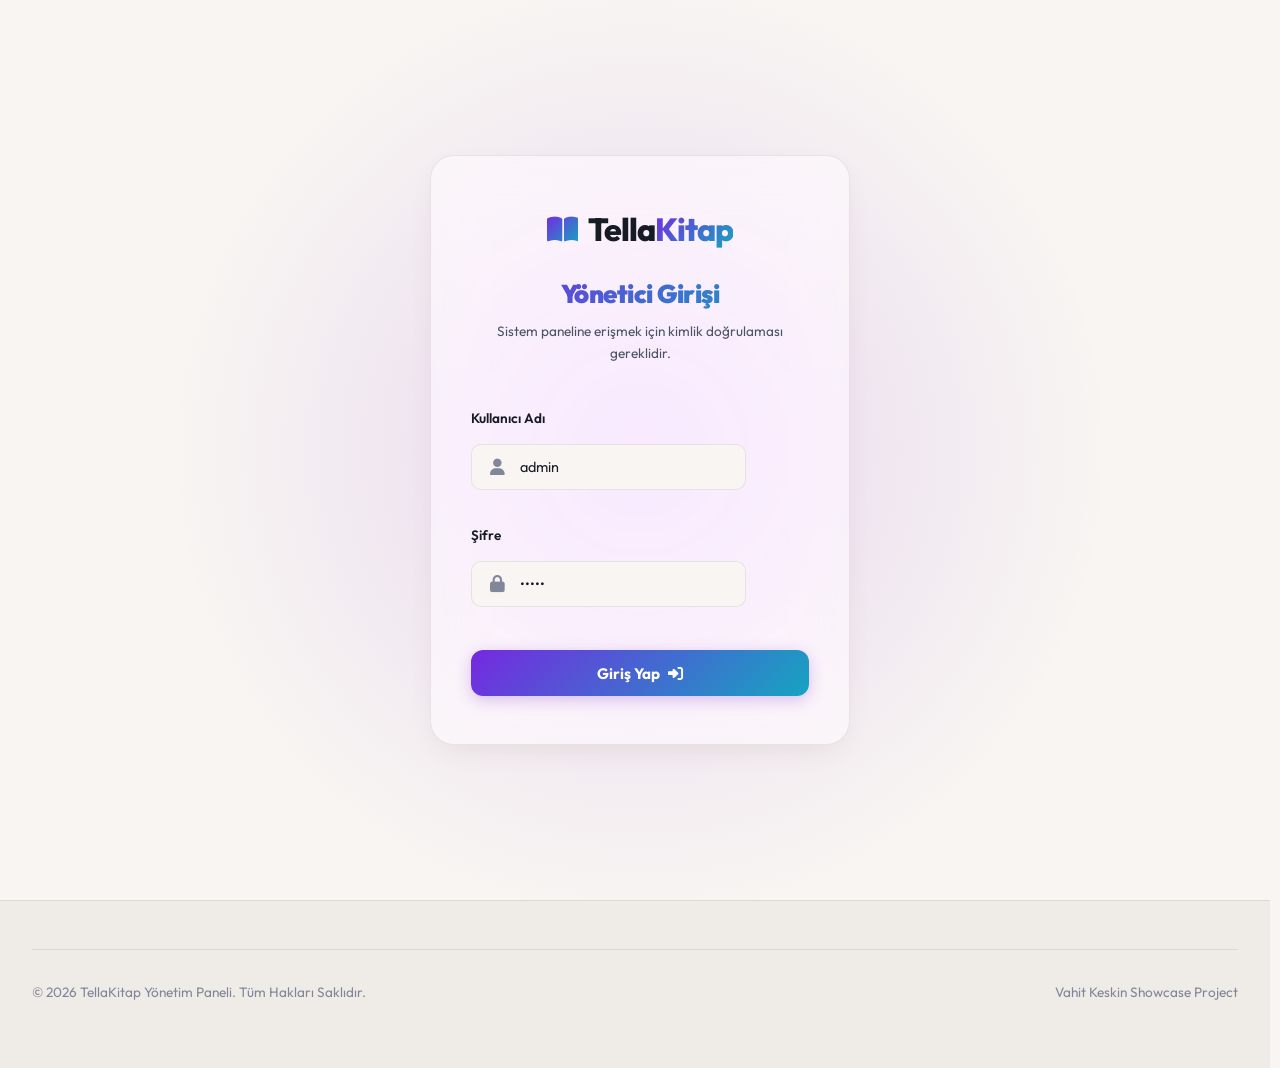
<file: admin.html>
<!DOCTYPE html>
<html lang="tr" data-theme="dark">
<head>
  <meta charset="UTF-8">
  <meta name="viewport" content="width=device-width, initial-scale=1.0, viewport-fit=cover">
  <title>TellaKitap | Yönetim Paneli</title>
  
  <!-- SEO Meta Tags -->
  <meta name="description" content="TellaKitap Yönetim Paneli - Kitap, sipariş, yorum ve kupon yönetim sistemi.">
  <meta name="author" content="Vahit Keskin">
  
  <!-- Fonts & Icons -->
  <link rel="stylesheet" href="https://cdnjs.cloudflare.com/ajax/libs/font-awesome/6.4.0/css/all.min.css">
  
  <!-- Custom Stylesheet -->
  <link rel="stylesheet" href="style.css">
</head>
<body>

  <!-- Login Gate (Displayed if not logged in) -->
  <div id="admin-login-gate" class="login-page-wrapper">
    <div class="login-card glass-panel" style="border: 1px solid var(--border-color); box-shadow: var(--card-shadow);">
      
      <div style="text-align: center; margin-bottom: 1.5rem;">
        <a href="index.html" class="logo" style="justify-content: center; margin-bottom: 1.2rem; display: flex; gap: 10px; font-size: 2rem; font-weight: 800; text-decoration: none; color: var(--text-primary); align-items: center;">
          <i class="fas fa-book-open" style="color: var(--accent-color); font-size: 1.8rem;"></i>
          <span>Tella<span class="gradient-text">Kitap</span></span>
        </a>
        <h2 class="gradient-text" style="font-weight: 900; font-size: 1.6rem; margin-bottom: 0.4rem; letter-spacing: -0.5px;">Yönetici Girişi</h2>
        <p style="color: var(--text-secondary); font-size: 0.85rem;">Sistem paneline erişmek için kimlik doğrulaması gereklidir.</p>
      </div>
      
      <form id="admin-login-form" class="contact-form">
        <div class="form-group">
          <label for="admin-username" style="font-weight: 600; font-size: 0.85rem; color: var(--text-primary); margin-bottom: 0.5rem; display: block;">Kullanıcı Adı</label>
          <div class="input-with-icon">
            <i class="fas fa-user field-icon"></i>
            <input type="text" id="admin-username" class="form-control" placeholder="Kullanıcı adı girin" value="admin" required autocomplete="off" style="border-radius: 10px;">
          </div>
        </div>
        <div class="form-group" style="margin-top: 1rem;">
          <label for="admin-password" style="font-weight: 600; font-size: 0.85rem; color: var(--text-primary); margin-bottom: 0.5rem; display: block;">Şifre</label>
          <div class="input-with-icon">
            <i class="fas fa-lock field-icon"></i>
            <input type="password" id="admin-password" class="form-control" placeholder="••••" value="admin" required autocomplete="off" style="border-radius: 10px;">
          </div>
        </div>
        <button type="submit" class="gradient-btn" style="width: 100%; margin-top: 1.5rem; border-radius: 12px; font-weight: 700; padding: 0.85rem; display: flex; align-items: center; justify-content: center; gap: 8px; font-size: 0.95rem;">
          Giriş Yap <i class="fas fa-sign-in-alt"></i>
        </button>
      </form>
    </div>
  </div>

  <!-- --- HEADER NAVIGATION --- -->
  <header class="glass-panel scrolled">
    <div class="container">
      <a href="index.html" class="logo">
        <i class="fas fa-book-open"></i>
        <span>Tella<span class="gradient-text">Kitap</span></span>
      </a>

      <nav>
        <ul class="main-nav">
          <li><a href="index.html" class="nav-link"><i class="fas fa-arrow-left"></i> Mağazaya Dön</a></li>
        </ul>
      </nav>
      
      <div class="header-actions">
        <button id="theme-toggle-btn" class="icon-btn" title="Temayı Değiştir">
          <i id="theme-icon" class="fas fa-sun"></i>
        </button>
      </div>
    </div>
  </header>

  <!-- ================= MAIN ADMIN LAYOUT ================= -->
  <main class="admin-sidebar-layout">
    
    <!-- Admin Side Menu (Visible after Login) -->
    <aside class="admin-sidebar">
      <div style="padding-bottom:1.5rem; margin-bottom:1.5rem; border-bottom:1px solid var(--border-color); text-align:center;">
        <i class="fas fa-user-shield" style="font-size:2.5rem; color:var(--accent-secondary); margin-bottom:0.5rem; display:block;"></i>
        <h4 style="font-weight:800;">Yönetici Paneli</h4>
        <span style="font-size:0.75rem; color:var(--success); font-weight:600;"><i class="fas fa-circle" style="font-size:0.5rem;"></i> Çevrimiçi</span>
      </div>
      
      <button class="admin-side-link admin-tab-btn active" data-tab="overview">
        <i class="fas fa-chart-line"></i> Genel Durum
      </button>
      <button class="admin-side-link admin-tab-btn" data-tab="books">
        <i class="fas fa-book-open"></i> Kitap Yönetimi
      </button>
      <button class="admin-side-link admin-tab-btn" data-tab="orders">
        <i class="fas fa-shopping-cart"></i> Siparişler
      </button>
      <button class="admin-side-link admin-tab-btn" data-tab="comments">
        <i class="fas fa-comments"></i> Yorumlar
      </button>
      <button class="admin-side-link admin-tab-btn" data-tab="coupons">
        <i class="fas fa-ticket-alt"></i> İndirim Kuponları
      </button>
    </aside>

    <!-- Admin Dashboard Main Panel -->
    <section class="admin-dashboard-container" style="flex:1;">
      <div id="admin-dashboard" style="display:none; flex-direction:column; gap:2rem; width:100%;">
        
        <!-- Stats overview widget -->
        <div class="admin-stats-grid">
          <div class="stat-card glass-panel">
            <div class="stat-card-left">
              <span>Toplam Satış</span>
              <span id="stat-total-sales">₺0.00</span><span class="trend-badge trend-up" style="margin-top:0.4rem; font-size:0.75rem;"><i class="fas fa-arrow-up"></i> %18</span>
            </div>
            <div class="stat-card-icon"><i class="fas fa-coins"></i></div>
          </div>
          <div class="stat-card glass-panel">
            <div class="stat-card-left">
              <span>Sipariş Sayısı</span>
              <span id="stat-total-orders">0</span><span class="trend-badge trend-up" style="margin-top:0.4rem; font-size:0.75rem;"><i class="fas fa-arrow-up"></i> %5</span>
            </div>
            <div class="stat-card-icon"><i class="fas fa-truck-loading"></i></div>
          </div>
          <div class="stat-card glass-panel">
            <div class="stat-card-left">
              <span>Katalog Kitapları</span>
              <span id="stat-total-books">0</span><span class="trend-badge trend-up" style="margin-top:0.4rem; font-size:0.75rem;"><i class="fas fa-arrow-up"></i> 1 Yeni</span>
            </div>
            <div class="stat-card-icon"><i class="fas fa-book"></i></div>
          </div>
          <div class="stat-card glass-panel">
            <div class="stat-card-left">
              <span>Bekleyen Sipariş</span>
              <span id="stat-pending-orders">0</span><span class="trend-badge trend-down" style="margin-top:0.4rem; font-size:0.75rem;"><i class="fas fa-arrow-down"></i> %2 Azaldı</span>
            </div>
            <div class="stat-card-icon"><i class="fas fa-clock"></i></div>
          </div>
        </div>

        <!-- Section 1: Overview Panel -->
        <div id="admin-sec-overview" class="admin-panel-section active glass-panel" style="padding:2.5rem;">
          <h3 style="margin-bottom:1.2rem; font-weight:800;" class="gradient-text">Son Sistem Aktivitesi</h3>
          <div id="admin-activity-feed"></div>
        </div>

        <!-- Section 2: Books Catalog Panel -->
        <div id="admin-sec-books" class="admin-panel-section glass-panel" style="padding:2.5rem;">
          <div style="display:flex; justify-content:space-between; align-items:center; margin-bottom:1.5rem; gap:1rem; flex-wrap:wrap;">
            <h3 style="font-weight:800;" class="gradient-text">Katalogdaki Kitaplar</h3>
            <button id="admin-add-book-btn" class="gradient-btn" style="padding:0.6rem 1.2rem; font-size:0.85rem;"><i class="fas fa-plus"></i> Yeni Kitap Ekle</button>
          </div>
          <div class="table-wrapper" style="overflow-x:auto;">
            <table class="admin-table">
              <thead>
                <tr>
                  <th>Kapak</th>
                  <th>Kitap Adı</th>
                  <th>Yazar</th>
                  <th>Kategori</th>
                  <th>Fiyat</th>
                  <th>İndirim</th>
                  <th>Stok</th>
                  <th>ISBN</th>
                  <th>İşlemler</th>
                </tr>
              </thead>
              <tbody id="admin-books-tbody">
                <!-- books data -->
              </tbody>
            </table>
          </div>
        </div>

        <!-- Section 3: Orders List Panel -->
        <div id="admin-sec-orders" class="admin-panel-section glass-panel" style="padding:2.5rem;">
          <h3 style="margin-bottom:1.5rem; font-weight:800;" class="gradient-text">Gelen Siparişler</h3>
          <div class="table-wrapper" style="overflow-x:auto;">
            <table class="admin-table">
              <thead>
                <tr>
                  <th>Sipariş No</th>
                  <th>Müşteri Bilgisi</th>
                  <th>Tutar</th>
                  <th>Tarih / Saat</th>
                  <th>Durum</th>
                  <th>İşlemler</th>
                </tr>
              </thead>
              <tbody id="admin-orders-tbody">
                <!-- orders data -->
              </tbody>
            </table>
          </div>
        </div>

        <!-- Section 4: Review Moderation Panel -->
        <div id="admin-sec-comments" class="admin-panel-section glass-panel" style="padding:2.5rem;">
          <h3 style="margin-bottom:1.5rem; font-weight:800;" class="gradient-text">Okur Yorumları Moderasyonu</h3>
          <div class="table-wrapper" style="overflow-x:auto;">
            <table class="admin-table">
              <thead>
                <tr>
                  <th>Kitap</th>
                  <th>Yorum Yapan</th>
                  <th>Puan</th>
                  <th>Mesaj</th>
                  <th>Sil</th>
                </tr>
              </thead>
              <tbody id="admin-comments-tbody">
                <!-- reviews data -->
              </tbody>
            </table>
          </div>
        </div>

        <!-- Section 5: Coupons Dashboard Panel -->
        <div id="admin-sec-coupons" class="admin-panel-section glass-panel" style="padding:2.5rem;">
          <h3 style="margin-bottom:1.5rem; font-weight:800;" class="gradient-text">İndirim Kuponları Tanımlama</h3>
          
          <form id="admin-coupon-form" class="contact-form" style="display:flex; flex-direction:row; align-items:flex-end; gap:1rem; margin-bottom:2rem; background:rgba(255,255,255,0.02); padding:1.2rem; border-radius:10px; border:1px dashed var(--border-color); flex-wrap:wrap;">
            <div class="form-group" style="flex:1; min-width:150px; margin-bottom:0;">
              <label for="ac-code">Kupon Kodu</label>
              <input type="text" id="ac-code" class="form-control" placeholder="Örn: VAHIT50" required autocomplete="off" style="text-transform:uppercase;">
            </div>
            <div class="form-group" style="flex:1; min-width:150px; margin-bottom:0;">
              <label for="ac-value">İndirim Oranı (%)</label>
              <input type="number" id="ac-value" class="form-control" placeholder="Örn: 50" min="0" max="100" required autocomplete="off">
            </div>
            <button type="submit" class="gradient-btn" style="padding:0.75rem 2rem; border-radius:10px; height: 46px;"><i class="fas fa-plus"></i> Kupon Oluştur</button>
          </form>

          <div class="table-wrapper" style="overflow-x:auto;">
            <table class="admin-table">
              <thead>
                <tr>
                  <th>Kupon Kodu</th>
                  <th>Oran / Tip</th>
                  <th>Durum</th>
                  <th>Sil</th>
                </tr>
              </thead>
              <tbody id="admin-coupons-tbody">
                <!-- coupons data -->
              </tbody>
            </table>
          </div>
        </div>

      </div>
    </section>
  </main>

  <!-- --- FOOTER --- -->
  <footer>
    <div class="container">
      <div class="footer-bottom" style="margin-top: 0; padding: 2rem 0; border-top: 1px solid var(--border-color);">
        <p>&copy; 2026 TellaKitap Yönetim Paneli. Tüm Hakları Saklıdır.</p>
        <p>Vahit Keskin Showcase Project</p>
      </div>
    </div>
  </footer>

  <!-- --- ADMIN: ADD/EDIT BOOK DIALOG MODAL --- -->
  <dialog id="add-book-dialog" closedby="any" aria-labelledby="add-book-title" style="max-width:720px; width: 90%;">
    <button id="close-add-book-btn" class="dialog-close" title="Kapat"><i class="fas fa-times"></i></button>
    <h2 id="add-book-title" class="gradient-text" style="font-weight: 800; font-size: 1.8rem; margin-bottom: 1.5rem; letter-spacing:-0.5px;">Kataloğa Kitap Ekle</h2>
    
    <form id="add-book-form" class="contact-form admin-dialog-form" style="display:grid; grid-template-columns: 1fr 1fr; gap:1.2rem;">
      <div class="form-group full-width" style="grid-column: span 2; margin-bottom: 0;">
        <label for="ab-title">Kitap Adı</label>
        <input type="text" id="ab-title" class="form-control" placeholder="Örn: Neon Odyssey" required autocomplete="off">
      </div>
      <div class="form-group" style="margin-bottom: 0;">
        <label for="ab-author">Yazar</label>
        <input type="text" id="ab-author" class="form-control" placeholder="Örn: Elara Vance" required autocomplete="off">
      </div>
      <div class="form-group" style="margin-bottom: 0;">
        <label for="ab-category">Kategori</label>
        <select id="ab-category" class="sort-select" style="padding:0.75rem;">
          <option value="Bilim Kurgu">Bilim Kurgu</option>
          <option value="Doğa & Şiir">Doğa & Şiir</option>
          <option value="Felsefe">Felsefe</option>
          <option value="Gizem & Gerilim">Gizem & Gerilim</option>
          <option value="Tasarım & Teknoloji">Tasarım & Teknoloji</option>
        </select>
      </div>
      <div class="form-group" style="margin-bottom: 0;">
        <label for="ab-price">Fiyat (₺)</label>
        <input type="number" id="ab-price" class="form-control" placeholder="Örn: 125.00" min="0" step="0.01" required autocomplete="off">
      </div>
      <div class="form-group" style="margin-bottom: 0;">
        <label for="ab-discount">İndirimli Fiyat (₺) - Opsiyonel</label>
        <input type="number" id="ab-discount" class="form-control" placeholder="Örn: 99.90" min="0" step="0.01" autocomplete="off">
      </div>
      <div class="form-group" style="margin-bottom: 0;">
        <label for="ab-publisher">Yayınevi</label>
        <input type="text" id="ab-publisher" class="form-control" placeholder="Örn: Kozmos Yayınları" required autocomplete="off">
      </div>
      <div class="form-group" style="margin-bottom: 0;">
        <label for="ab-isbn">ISBN Kodu</label>
        <input type="text" id="ab-isbn" class="form-control" placeholder="Örn: 978-605-234-12-1" required autocomplete="off">
      </div>
      <div class="form-group" style="margin-bottom: 0;">
        <label for="ab-pages">Sayfa Sayısı</label>
        <input type="number" id="ab-pages" class="form-control" placeholder="320" required autocomplete="off">
      </div>
      <div class="form-group" style="margin-bottom: 0;">
        <label for="ab-year">Basım Yılı</label>
        <input type="number" id="ab-year" class="form-control" placeholder="2026" required autocomplete="off">
      </div>
      <div class="form-group" style="margin-bottom: 0;">
        <label for="ab-translator">Çevirmen (Opsiyonel)</label>
        <input type="text" id="ab-translator" class="form-control" placeholder="Örn: Cemil Meriç Altan" autocomplete="off">
      </div>
      <div class="form-group" style="margin-bottom: 0;">
        <label for="ab-language">Dil</label>
        <input type="text" id="ab-language" class="form-control" value="Türkçe" required autocomplete="off">
      </div>
      <div class="form-group" style="margin-bottom: 0;">
        <label for="ab-binding">Cilt Tipi</label>
        <select id="ab-binding" class="sort-select" style="padding:0.75rem;">
          <option value="Karton Kapak">Karton Kapak</option>
          <option value="Ciltli">Ciltli</option>
        </select>
      </div>
      <div class="form-group" style="margin-bottom: 0;">
        <label for="ab-stock">Stok Miktarı</label>
        <input type="number" id="ab-stock" class="form-control" placeholder="45" required autocomplete="off">
      </div>
      <div class="form-group full-width" style="grid-column: span 2; margin-bottom: 0;">
        <label for="ab-desc">Kitap Açıklaması</label>
        <textarea id="ab-desc" class="form-control" rows="3" placeholder="Kitabın konusu, arka kapak yazısı..." required></textarea>
      </div>
      
      <button type="submit" class="gradient-btn full-width" style="grid-column: span 2; margin-top:0.5rem; font-weight: 700; border-radius:10px;"><i class="fas fa-plus"></i> Kitabı Kataloğa Kaydet</button>
    </form>
  </dialog>

  <!-- --- MAIN SCRIPT --- -->
  <script src="app.js"></script>
</body>
</html>
</file>
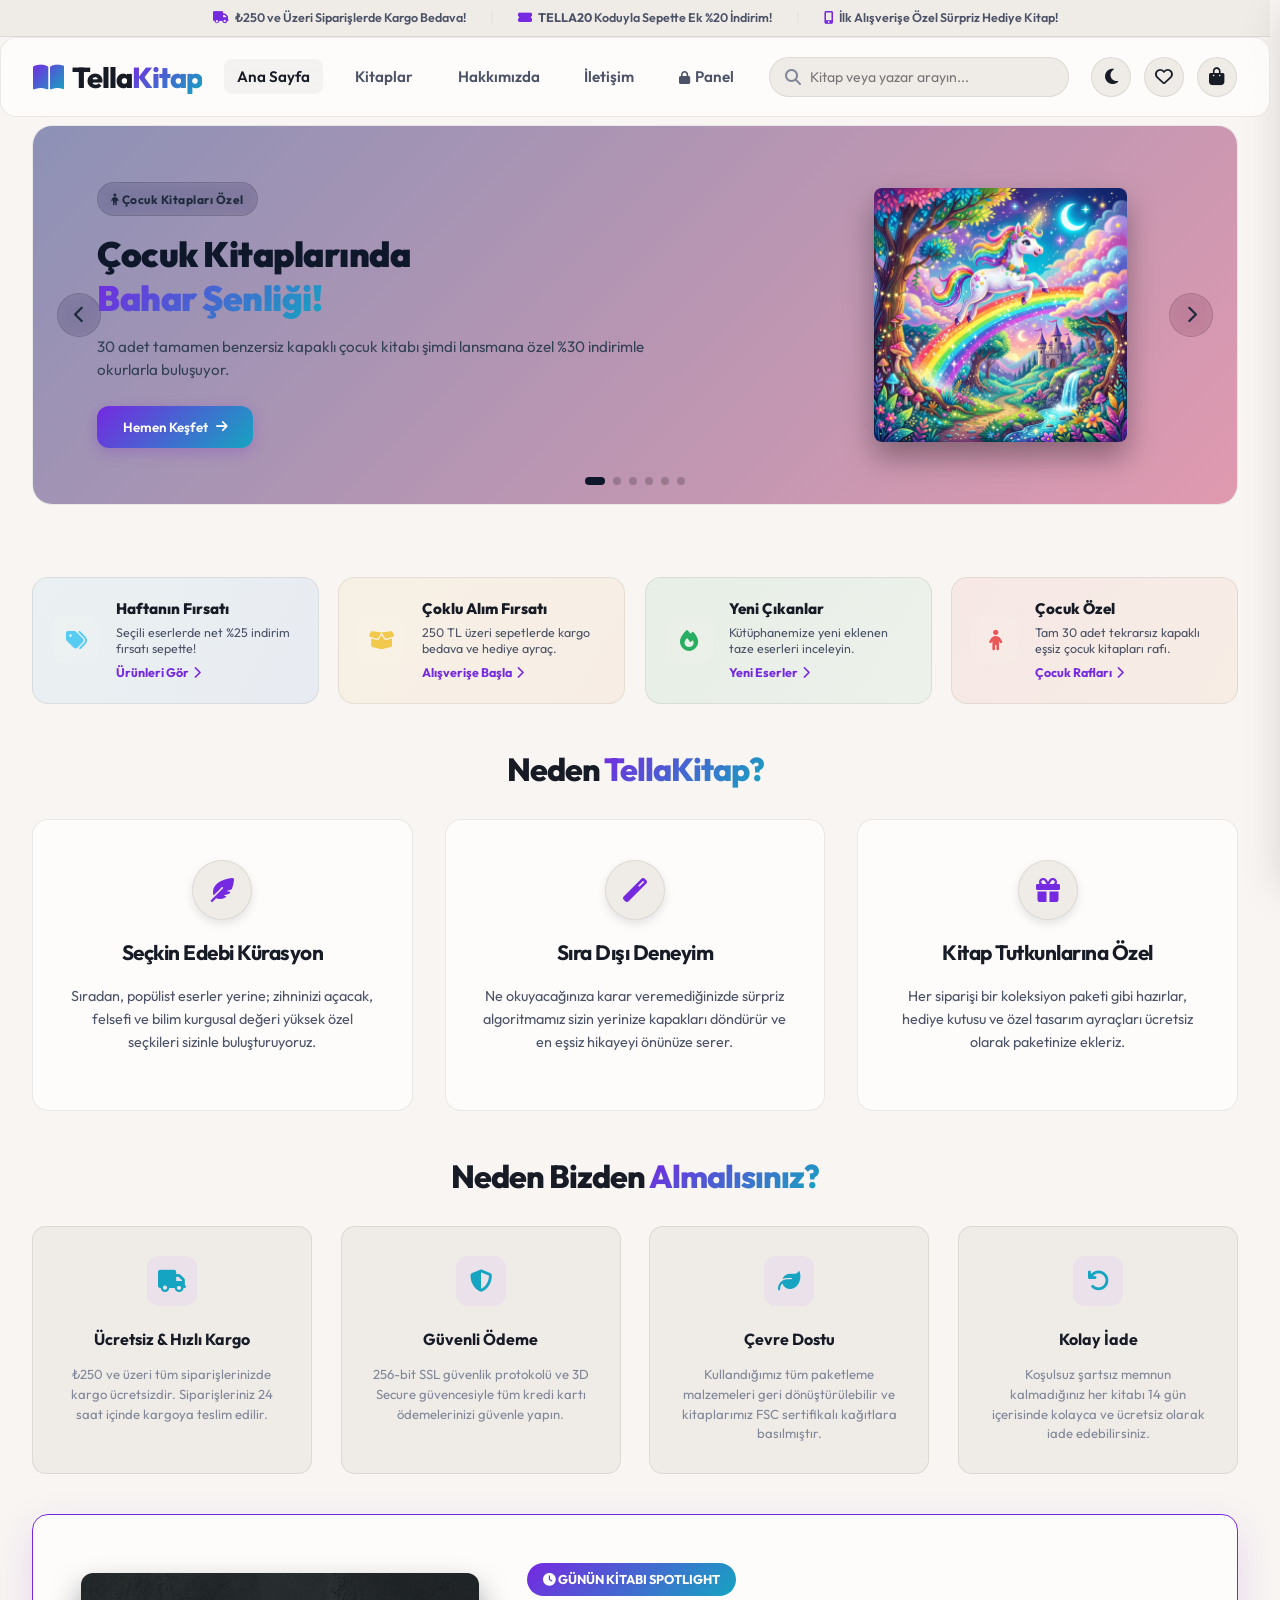
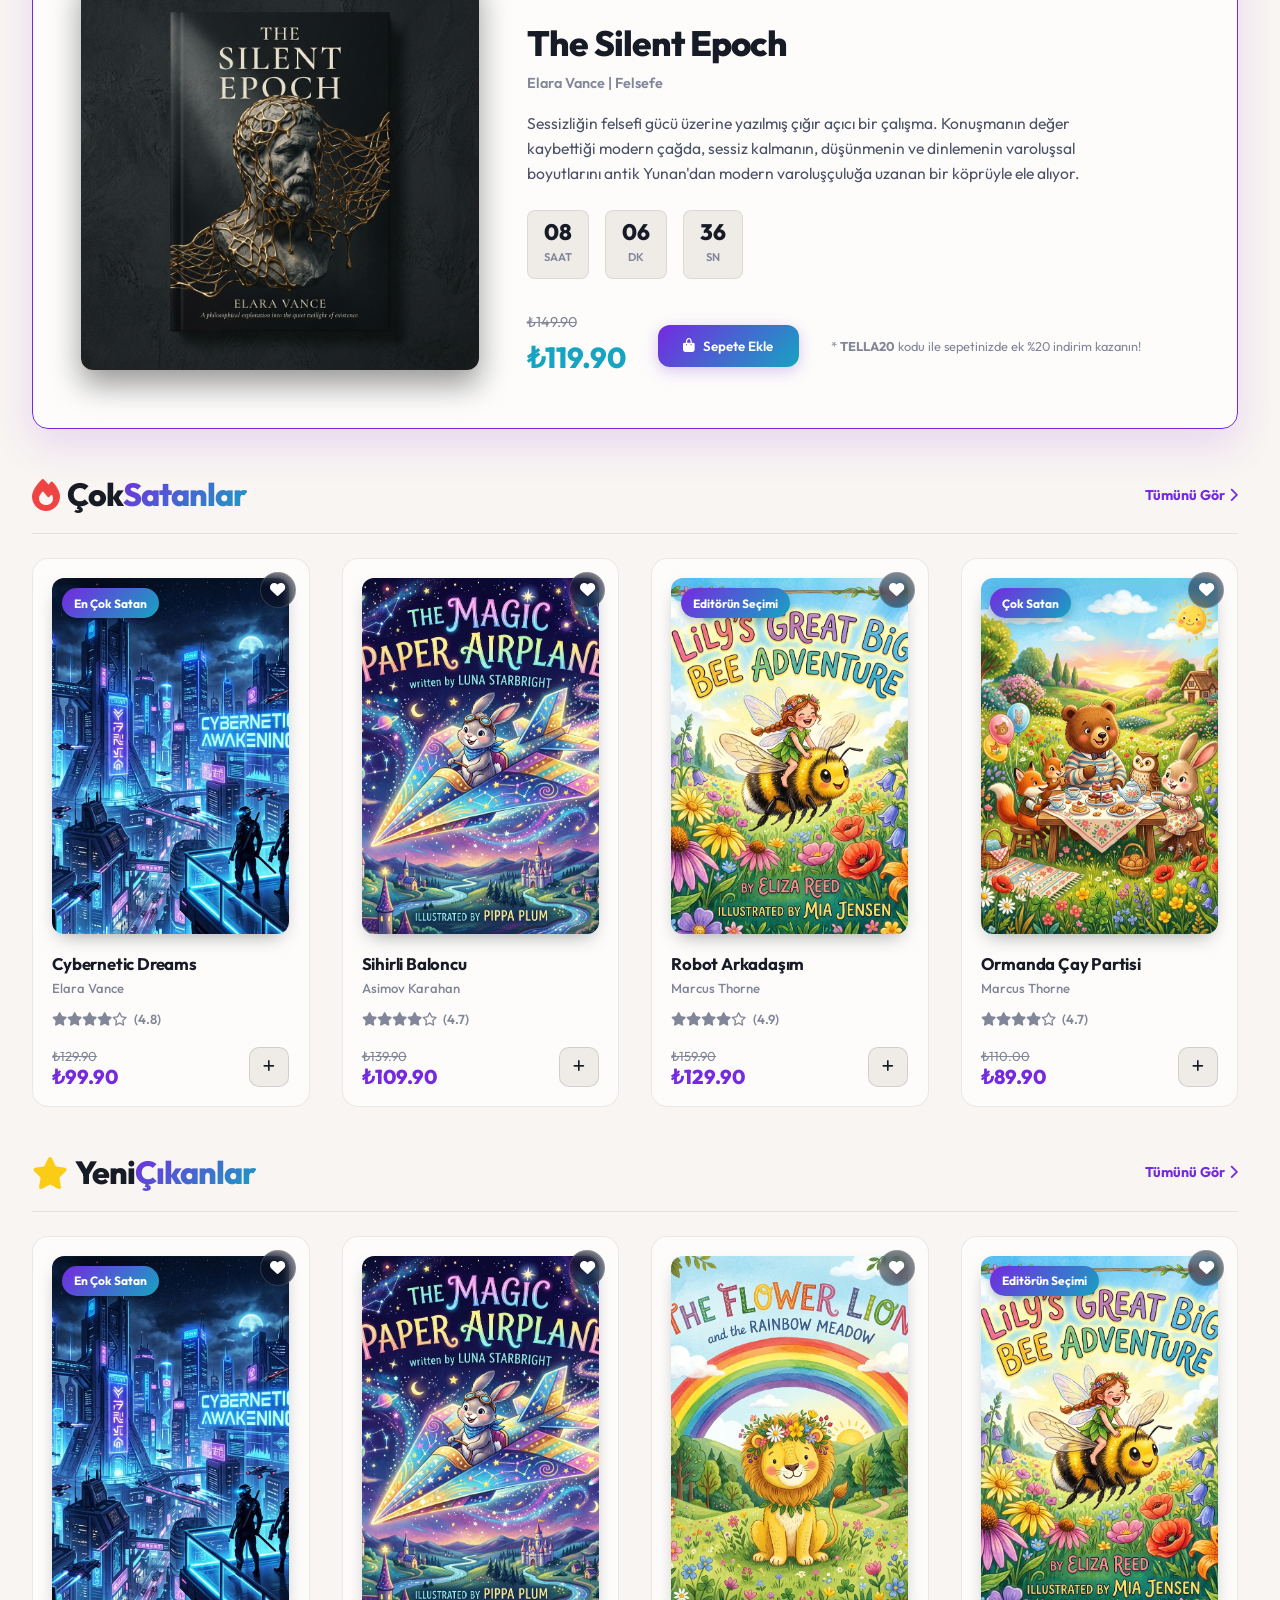
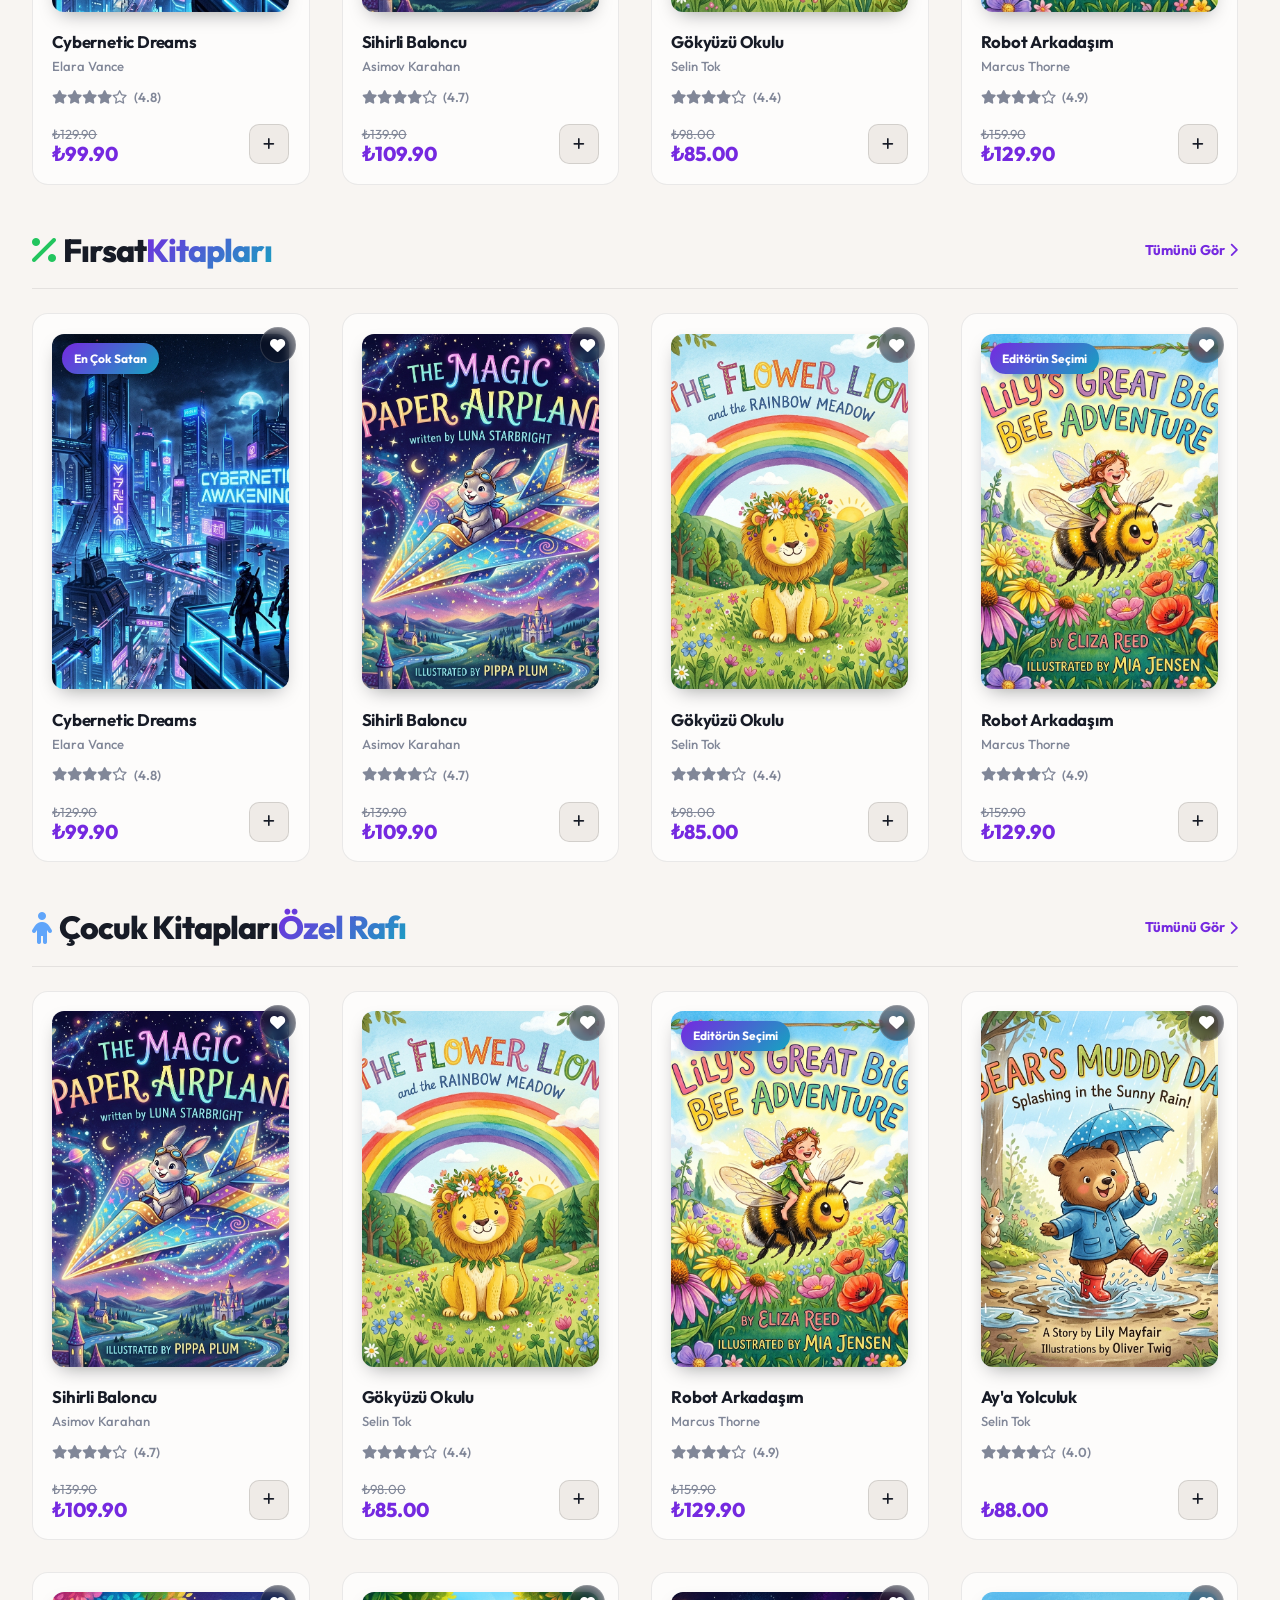
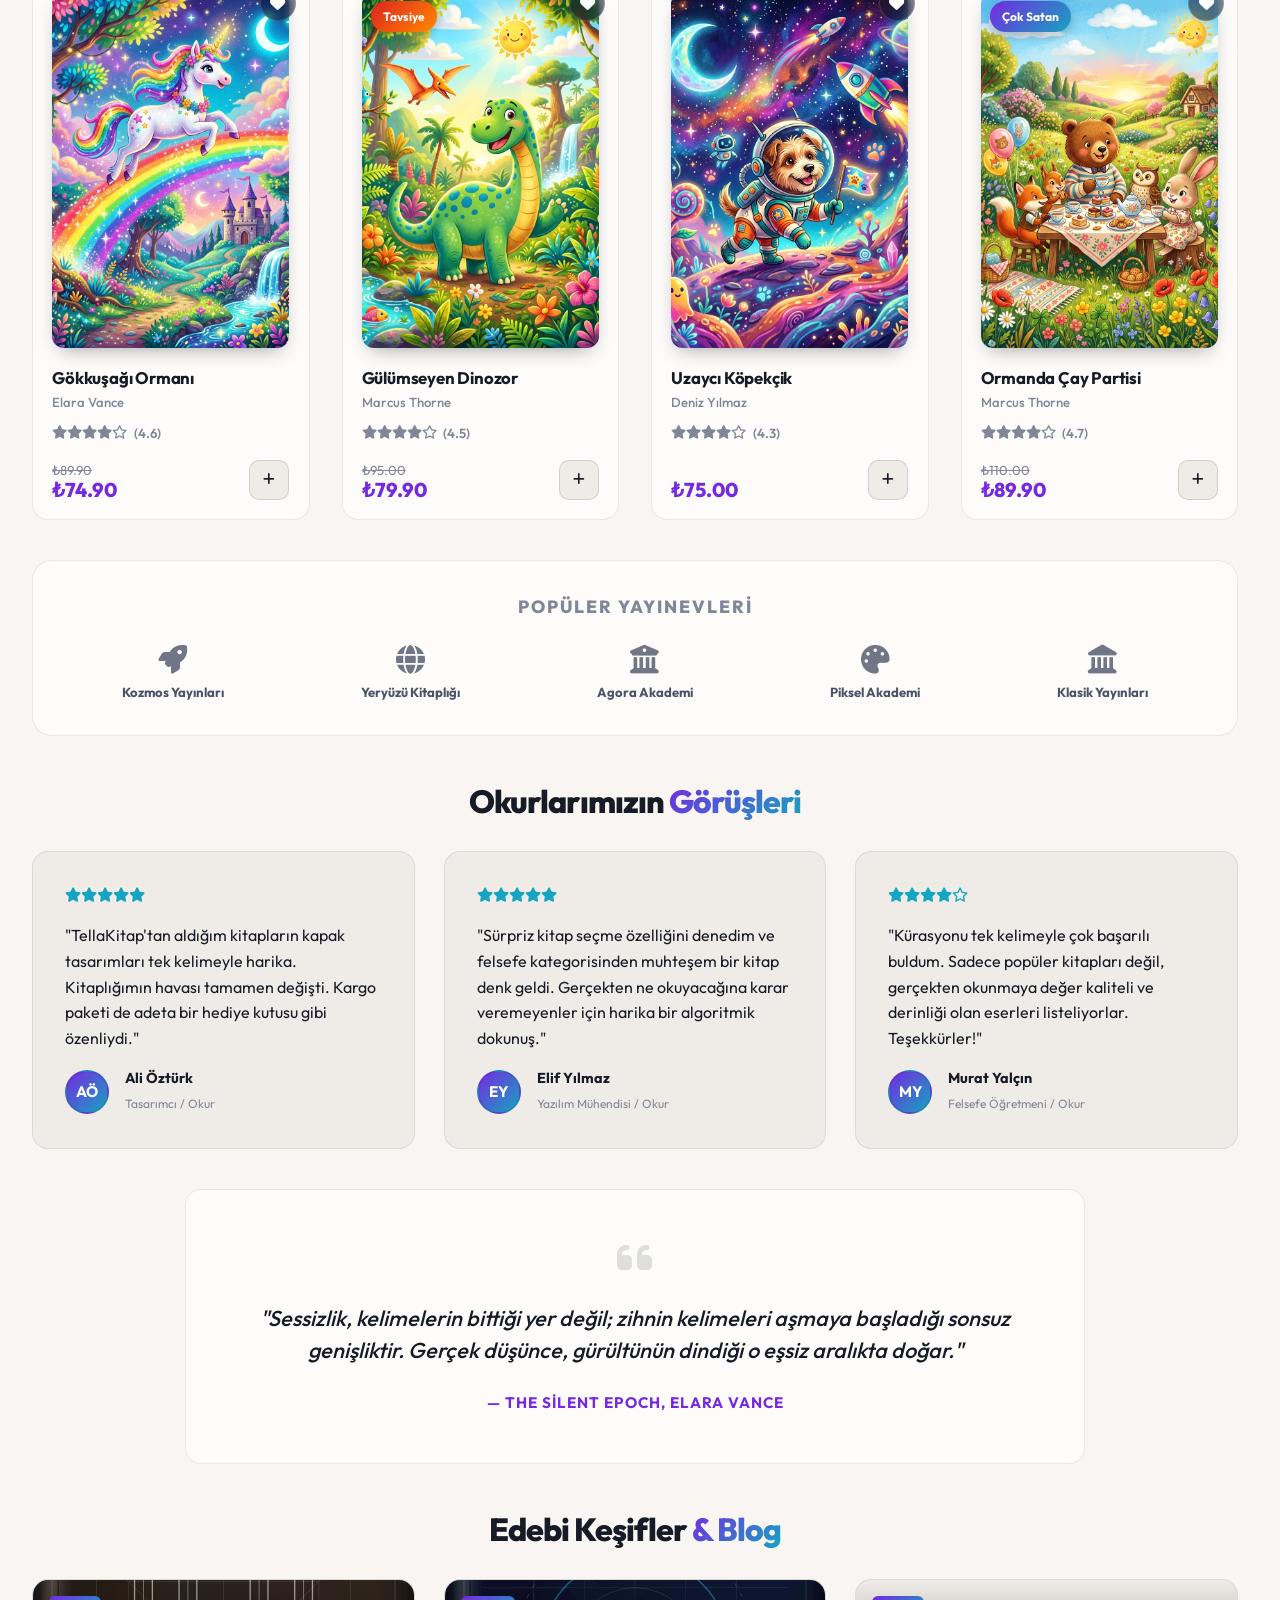
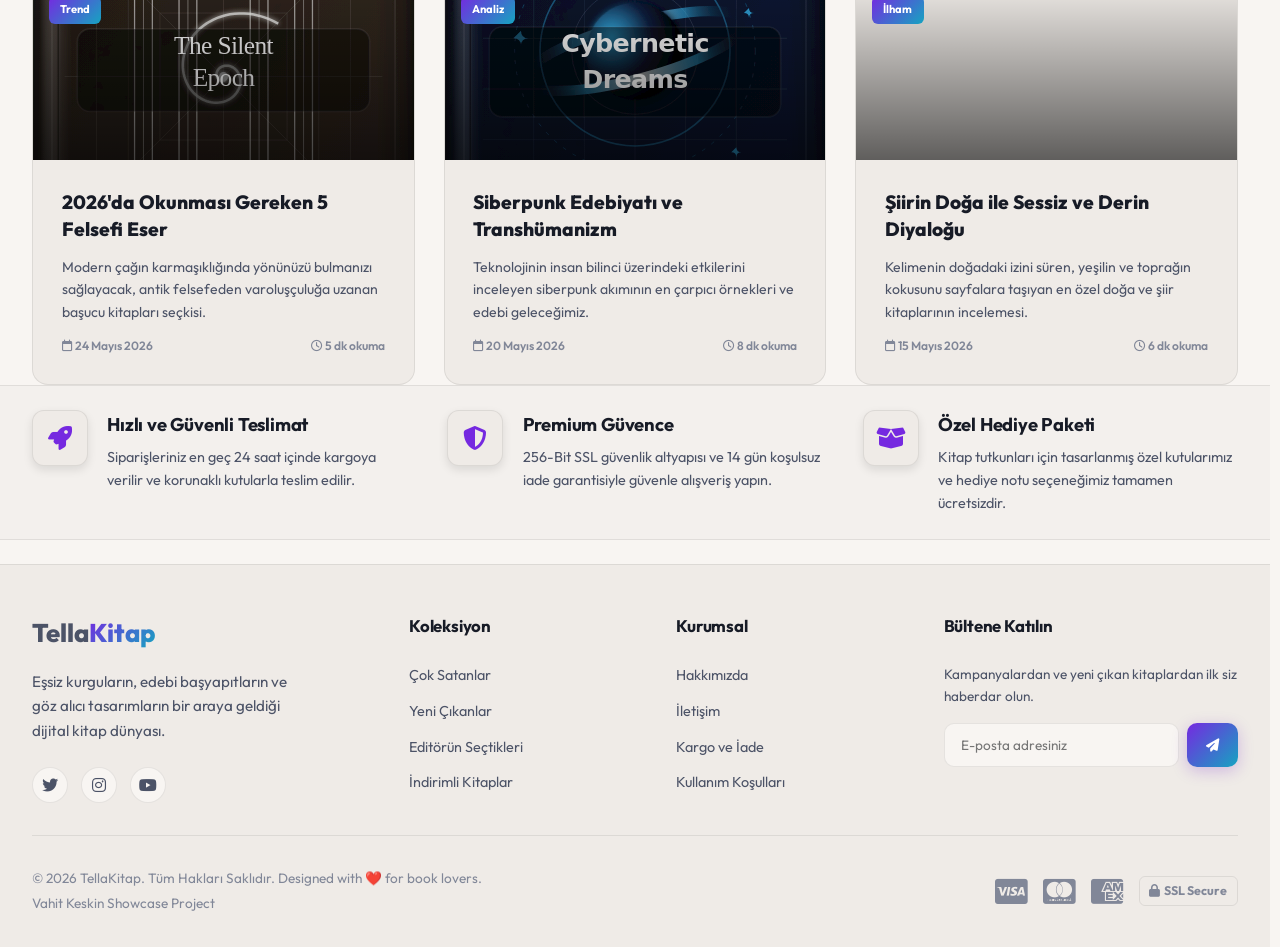
<file: detail.html>
<!DOCTYPE html>
<html lang="tr" data-theme="dark">
<head>
  <meta charset="UTF-8">
  <meta name="viewport" content="width=device-width, initial-scale=1.0, viewport-fit=cover">
  <title>TellaKitap | Eser Detayları</title>
  
  <!-- SEO Meta Tags -->
  <meta name="description" content="TellaKitap - Kitap Detayları ve Okur Yorumları. Seçkin eserleri en ince detayına kadar inceleyin, yorumları okuyun ve güvenle satın alın.">
  <meta name="keywords" content="kitap detay, tellakitap, kitap incelemesi, kitap yorumları, kitap siparişi">
  <meta name="author" content="Vahit Keskin">
  
  <!-- Fonts & Icons -->
  <link rel="stylesheet" href="https://cdnjs.cloudflare.com/ajax/libs/font-awesome/6.4.0/css/all.min.css">
  
  <!-- Custom Stylesheet -->
  <link rel="stylesheet" href="style.css">
</head>
<body class="details-page">

  <!-- --- HEADER NAVIGATION --- -->
  <header class="glass-panel scrolled">
    <div class="container">
      <a href="index.html" class="logo">
        <i class="fas fa-book-open"></i>
        <span>Tella<span class="gradient-text">Kitap</span></span>
      </a>

      <!-- Navigation Links (Normal Anchors with SPA routing targets) -->
      <nav>
        <ul class="main-nav">
          <li><a href="index.html#home" class="nav-link">Ana Sayfa</a></li>
          <li><a href="index.html#shop" class="nav-link">Kitaplar</a></li>
          <li><a href="index.html#about" class="nav-link">Hakkımızda</a></li>
          <li><a href="index.html#contact" class="nav-link">İletişim</a></li>
          <li><a href="admin.html" class="nav-link"><i class="fas fa-lock-open" style="font-size:0.8rem; margin-right:2px;"></i> Panel</a></li>
        </ul>
      </nav>
      
      <div class="search-wrapper">
        <i class="fas fa-search search-icon"></i>
        <input type="search" id="search-input" class="search-bar" placeholder="Kitap veya yazar arayın..." autocomplete="off">
        <div id="search-suggestions" class="search-suggestions"></div>
      </div>
      
      <div class="header-actions">
        <button id="theme-toggle-btn" class="icon-btn" title="Temayı Değiştir">
          <i id="theme-icon" class="fas fa-sun"></i>
        </button>

        <button id="wishlist-btn" class="icon-btn" title="Favorilerim">
          <i class="far fa-heart"></i>
          <span id="wishlist-badge" class="badge" style="display: none;">0</span>
        </button>
        
        <button id="cart-btn" class="icon-btn" title="Sepetim">
          <i class="fas fa-shopping-bag"></i>
          <span id="cart-badge" class="badge" style="display: none;">0</span>
        </button>

        <button id="mobile-search-toggle-btn" class="icon-btn mobile-only-btn" title="Arama Yap">
          <i class="fas fa-search"></i>
        </button>
      </div>
    </div>
  </header>

  <!-- Mobile Search Overlay (Toggled via search icon on mobile) -->
  <div id="mobile-search-overlay" class="mobile-search-overlay">
    <div class="container">
      <i class="fas fa-search search-icon"></i>
      <input type="search" id="mobile-search-input" class="search-bar" placeholder="Kitap veya yazar arayın..." autocomplete="off">
      <div id="mobile-search-suggestions" class="search-suggestions"></div>
    </div>
  </div>

  <!-- ================= MAIN DETAIL CONTENT ================= -->
  <main class="container">
    <div class="detail-layout">
      
      <!-- Left Panel: Book Cover and Specs Table -->
      <section class="detail-left">
        <div class="detail-cover-wrapper">
          <img id="det-cover" src="" alt="Kitap Kapağı">
        </div>
        
        <table class="detail-meta-table">
          <tbody>
            <tr>
              <td>Kategori</td>
              <td id="det-category">-</td>
            </tr>
            <tr>
              <td>Yayınevi</td>
              <td id="det-publisher">-</td>
            </tr>
            <tr>
              <td>Basım Yılı</td>
              <td id="det-year">-</td>
            </tr>
            <tr>
              <td>Sayfa Sayısı</td>
              <td id="det-pages">-</td>
            </tr>
            <tr>
              <td>ISBN</td>
              <td id="det-isbn">-</td>
            </tr>
            <tr>
              <td>Çevirmen</td>
              <td id="det-translator">-</td>
            </tr>
            <tr>
              <td>Dil</td>
              <td id="det-language">-</td>
            </tr>
            <tr>
              <td>Cilt Tipi</td>
              <td id="det-binding">-</td>
            </tr>
          </tbody>
        </table>
      </section>
      
      <!-- Right Panel: Description, Ratings, Comments, Action Card -->
      <section class="detail-right">
        <h1 id="det-title" class="detail-title">-</h1>
        <p id="det-author" class="detail-author">-</p>
        
        <div class="detail-rating-row">
          <span id="det-stars" class="stars"></span>
          <span id="det-rating-val">-</span>
          <span class="divider">|</span>
          <span id="det-stock" class="stock-indicator" style="font-weight: 700;">-</span>
        </div>
        
        <div class="detail-desc-block">
          <h3 style="font-size: 1.15rem; font-weight:800; color:var(--text-primary); margin-bottom:0.8rem;">Kitap Açıklaması</h3>
          <p id="det-desc">-</p>
        </div>
        
        <!-- Action Purchase Card -->
        <div class="detail-action-card glass-panel">
          <div class="detail-price-box">
            <span id="det-original-price" class="detail-original-price"></span>
            <span id="det-current-price" class="detail-current-price">₺0.00</span>
          </div>
          
          <div class="detail-actions">
            <button id="det-fav-btn" class="secondary-btn" onclick="triggerDetailFavoriteToggle()">
              <i class="far fa-heart"></i> Favorilerime Ekle
            </button>
            <button id="det-add-cart-btn" class="gradient-btn" style="padding:0.9rem 2.2rem;">
              <i class="fas fa-shopping-bag"></i> Sepete Ekle
            </button>
          </div>
        </div>
        
        <!-- Reviews Section -->
        <div class="dialog-reviews" style="margin-top:2rem;">
          <h3 style="font-size:1.5rem; font-weight:800; margin-bottom:1.5rem; border-bottom:1px solid var(--border-color); padding-bottom:0.5rem;">Okur Yorumları</h3>
          <div id="det-reviews-list">
            <!-- Review items -->
          </div>
          
          <!-- Add Review Form -->
          <form id="det-review-form" class="add-review-form glass-panel" style="padding:2rem; margin-top:2.5rem; display:flex; flex-direction:column; gap:1.2rem; border:1px solid var(--border-color);">
            <h4 style="font-weight: 800; font-size: 1.2rem;" class="gradient-text">Düşüncelerinizi Paylaşın</h4>
            <div class="review-form-row">
              <div class="form-group" style="margin-bottom:0;">
                <label for="d-rev-user">Adınız Soyadınız</label>
                <input type="text" id="d-rev-user" class="form-control" placeholder="Örn: Vahit Keskin" required autocomplete="off">
              </div>
              <div class="form-group" style="margin-bottom:0;">
                <label for="d-rev-rating">Değerlendirmeniz</label>
                <select id="d-rev-rating" class="sort-select" style="padding:0.75rem 1rem;">
                  <option value="5">5 Yıldız (Mükemmel)</option>
                  <option value="4">4 Yıldız (Çok İyi)</option>
                  <option value="3">3 Yıldız (Orta)</option>
                  <option value="2">2 Yıldız (Zayıf)</option>
                  <option value="1">1 Yıldız (Çok Kötü)</option>
                </select>
              </div>
            </div>
            <div class="form-group" style="margin-bottom:0;">
              <label for="d-rev-comment">Mesajınız</label>
              <textarea id="d-rev-comment" class="form-control" placeholder="Kitap hakkında düşünceleriniz, karakter incelemeleriniz..." rows="4" required></textarea>
            </div>
            <button type="submit" class="gradient-btn" style="width: fit-content; padding: 0.75rem 2rem; align-self: flex-end; border-radius:10px;">
              Yorum Yap
            </button>
          </form>
        </div>
      </section>
      
    </div>

    <!-- Dynamic Similar Books Carousel -->
    <section class="similar-section">
      <h3 style="font-size:1.8rem; font-weight:800;"><span class="gradient-text">Benzer</span> Eserler</h3>
      <div id="similar-grid" class="similar-grid">
        <!-- Similar book cards -->
      </div>
    </section>
  </main>

  <!-- --- PREMIUM FEATURES --- -->
  <section class="features-section">
    <div class="container">
      <div class="features-grid">
        <div class="feature-box">
          <div class="feature-icon-box"><i class="fas fa-rocket"></i></div>
          <div>
            <h4>Hızlı ve Güvenli Teslimat</h4>
            <p>Siparişleriniz en geç 24 saat içinde kargoya verilir ve korunaklı kutularla teslim edilir.</p>
          </div>
        </div>
        <div class="feature-box">
          <div class="feature-icon-box"><i class="fas fa-shield-alt"></i></div>
          <div>
            <h4>Premium Güvence</h4>
            <p>256-Bit SSL güvenlik altyapısı ve 14 gün koşulsuz iade garantisiyle güvenle alışveriş yapın.</p>
          </div>
        </div>
        <div class="feature-box">
          <div class="feature-icon-box"><i class="fas fa-box-open"></i></div>
          <div>
            <h4>Özel Hediye Paketi</h4>
            <p>Kitap tutkunları için tasarlanmış özel kutularımız ve hediye notu seçeneğimiz tamamen ücretsizdir.</p>
          </div>
        </div>
      </div>
    </div>
  </section>

  <!-- --- FOOTER --- -->
  <footer>
    <div class="container">
      <div class="footer-grid">
        <div class="footer-brand">
          <h3>Tella<span class="gradient-text">Kitap</span></h3>
          <p>Eşsiz kurguların, edebi başyapıtların ve göz alıcı tasarımların bir araya geldiği dijital kitap dünyası.</p>
          <div class="social-links">
            <a href="#" class="social-btn"><i class="fab fa-twitter"></i></a>
            <a href="#" class="social-btn"><i class="fab fa-instagram"></i></a>
            <a href="#" class="social-btn"><i class="fab fa-youtube"></i></a>
          </div>
        </div>
        
        <div class="footer-col">
          <h4>Koleksiyon</h4>
          <ul class="footer-links">
            <li><a href="index.html#shop">Çok Satanlar</a></li>
            <li><a href="index.html#shop">Yeni Çıkanlar</a></li>
            <li><a href="index.html#shop">Editörün Seçtikleri</a></li>
            <li><a href="index.html#shop">İndirimli Kitaplar</a></li>
          </ul>
        </div>
        
        <div class="footer-col">
          <h4>Kurumsal</h4>
          <ul class="footer-links">
            <li><a href="index.html#about">Hakkımızda</a></li>
            <li><a href="index.html#contact">İletişim</a></li>
            <li><a href="#">Kargo ve İade</a></li>
            <li><a href="#">Kullanım Koşulları</a></li>
          </ul>
        </div>
        
        <div class="footer-col">
          <h4>Bültene Katılın</h4>
          <p style="font-size: 0.85rem; margin-bottom: 1rem;">Kampanyalardan ve yeni çıkan kitaplardan ilk siz haberdar olun.</p>
          <form class="newsletter-form" onsubmit="event.preventDefault(); alert('Bültene başarıyla kaydoldunuz!'); this.reset();">
            <input type="email" placeholder="E-posta adresiniz" class="newsletter-input" required>
            <button type="submit" class="gradient-btn newsletter-btn"><i class="fas fa-paper-plane"></i></button>
          </form>
        </div>
      </div>
      
      <div class="footer-bottom">
        <p>&copy; 2026 TellaKitap. Tüm Hakları Saklıdır. Designed with ❤️ for book lovers.</p>
        <p>Vahit Keskin Showcase Project</p>
      </div>
    </div>
  </footer>

  <!-- --- STICKY BOTTOM BUY BAR --- -->
  <div class="sticky-buy-bar">
    <div class="container">
      <div style="display:flex; flex-direction:column;">
        <span style="font-size:0.75rem; color:var(--text-muted); font-weight:700;">Seçilen Eser</span>
        <span id="sticky-price" style="font-size:1.5rem; font-weight:800; color:var(--accent-secondary);">₺0.00</span>
      </div>
      <button id="sticky-buy-btn" class="gradient-btn" style="padding:0.7rem 2.2rem; border-radius:10px;">
        <i class="fas fa-shopping-bag"></i> Sepete Ekle
      </button>
    </div>
  </div>

  <!-- --- SHOPPING CART DRAWER --- -->
  <div id="cart-backdrop" class="drawer-backdrop"></div>
  <aside id="cart-drawer" class="cart-drawer">
    <div class="cart-header">
      <h2>Sepetim</h2>
      <button id="close-cart-btn" class="close-btn" title="Kapat"><i class="fas fa-times"></i></button>
    </div>
    
    <div class="shipping-meter">
      <p id="shipping-text" class="shipping-info-text">Kargo Ücretsiz limiti: <strong>₺300.00</strong></p>
      <div class="shipping-bar-bg">
        <div id="shipping-bar" class="shipping-bar-fill"></div>
      </div>
    </div>
    
    <div class="cart-items" id="cart-items">
      <!-- Dynamic cart items -->
    </div>

    <!-- Promo code -->
    <div class="coupon-wrapper">
      <form id="coupon-form" class="coupon-form">
        <input type="text" id="coupon-input" class="coupon-input" placeholder="Kupon Kodu (Örn: TELLA20)" autocomplete="off">
        <button type="submit" class="secondary-btn coupon-btn">Uygula</button>
      </form>
    </div>
    
    <div class="cart-footer">
      <div class="summary-row">
        <span>Ara Toplam</span>
        <span id="cart-subtotal">₺0.00</span>
      </div>
      <div id="cart-discount-row" class="summary-row discount" style="display: none;">
        <span>İndirim (Kupon)</span>
        <span id="cart-discount-val">-₺0.00</span>
      </div>
      <div class="summary-row">
        <span>Kargo Ücreti</span>
        <span id="cart-shipping">₺0.00</span>
      </div>
      <div class="summary-row total">
        <span>Genel Toplam</span>
        <span id="cart-total">₺0.00</span>
      </div>
      <button id="checkout-open-btn" class="gradient-btn checkout-btn" disabled>
        <i class="fas fa-credit-card"></i> Alışverişi Tamamla
      </button>
    </div>
  </aside>

  <!-- --- WISHLIST MODAL OVERLAY --- -->
  <dialog id="wishlist-dialog" closedby="any" aria-labelledby="wishlist-title">
    <button id="close-wishlist-btn" class="dialog-close" title="Kapat"><i class="fas fa-times"></i></button>
    <h2 id="wishlist-title" class="gradient-text" style="font-weight: 800; font-size: 1.8rem; margin-bottom: 1.5rem; letter-spacing:-0.5px;">Favorilerim</h2>
    <div id="wishlist-items-list" style="max-height: 60vh; overflow-y: auto; padding-right: 0.5rem;">
      <!-- Wishlist items -->
    </div>
  </dialog>

  <!-- --- CHECKOUT MODAL WITH REALTIME CREDIT CARD --- -->
  <dialog id="checkout-dialog" closedby="any" aria-labelledby="checkout-title" style="max-width:780px;">
    <button id="close-checkout-btn" class="dialog-close" title="Kapat"><i class="fas fa-times"></i></button>
    <h2 id="checkout-title" class="gradient-text" style="font-weight: 800; font-size: 1.8rem; margin-bottom: 1.5rem; letter-spacing:-0.5px;">Güvenli Ödeme</h2>
    
    <div class="checkout-dialog-content">
      <form id="checkout-form" class="contact-form">
        <div class="form-group">
          <label for="card-owner">Teslim Alacak Kişi</label>
          <input type="text" id="card-owner" class="form-control" placeholder="Ad Soyad" required autocomplete="off">
        </div>
        <div class="form-group">
          <label for="card-address">Teslimat Adresi</label>
          <textarea id="card-address" class="form-control" rows="2" placeholder="Mahalle, Sokak, No, Daire, İlçe, İl" required></textarea>
        </div>

        <div class="form-group" style="margin-top:0.5rem;">
          <label for="card-number">Kart Numarası</label>
          <input type="text" id="card-number" class="form-control" placeholder="4000 1234 5678 9010" maxlength="19" required autocomplete="off">
        </div>
        <div class="form-group">
          <label for="card-name">Kart Üzerindeki İsim</label>
          <input type="text" id="card-name" class="form-control" placeholder="VAHIT KESKIN" required autocomplete="off">
        </div>
        <div class="form-row">
          <div class="form-group">
            <label for="card-expiry">Son Kullanma (AA/YY)</label>
            <input type="text" id="card-expiry" class="form-control" placeholder="12/29" maxlength="5" required autocomplete="off">
          </div>
          <div class="form-group">
            <label for="card-cvv">Güvenlik Kodu (CVV)</label>
            <input type="password" id="card-cvv" class="form-control" placeholder="***" maxlength="3" required autocomplete="off">
          </div>
        </div>

        <button type="submit" class="gradient-btn" style="margin-top:0.5rem; width:100%;">
          <i class="fas fa-lock"></i> Ödemeyi Tamamla (<span id="checkout-summary-total">₺0.00</span>)
        </button>
      </form>

      <div class="credit-card-panel">
        <div class="card-3d-wrapper">
          <div id="credit-card-inner" class="card-3d-inner">
            <div class="card-face card-face-front">
              <div style="display:flex; justify-content:space-between; align-items:center; width:100%;">
                <div class="card-chip"></div>
                <i id="card-brand-logo" class="fas fa-credit-card" style="font-size:2rem; opacity:0.8;"></i>
              </div>
              <div id="card-number-display" class="card-number-display">•••• •••• •••• ••••</div>
              <div class="card-meta-row">
                <div style="display:flex; flex-direction:column;">
                  <span class="card-holder-label">Kart Sahibi</span>
                  <span id="card-holder-display" class="card-holder-val">AD SOYAD</span>
                </div>
                <div style="display:flex; flex-direction:column; text-align:right;">
                  <span class="card-expiry-label">Geçerlilik</span>
                  <span id="card-expiry-display" class="card-expiry-val">AA/YY</span>
                </div>
              </div>
            </div>

            <div class="card-face card-face-back">
              <div class="card-strip"></div>
              <div class="card-signature-box">
                <span id="card-cvv-display" class="card-cvv-display">•••</span>
              </div>
              <div style="padding:0 1.5rem; text-align:right; font-size:0.6rem; opacity:0.6; letter-spacing:0.5px;">
                TELLAKITAP GÜVENLİ ÖDEME
              </div>
            </div>
          </div>
        </div>
        <p style="font-size: 0.78rem; color: var(--text-muted); text-align:center; max-width: 250px;">
          <i class="fas fa-shield-alt" style="color:var(--success)"></i> 256-Bit SSL korumalı altyapıyla ödemeleriniz tamamen güvendedir.
        </p>
      </div>
    </div>
  </dialog>

  <!-- --- MOBILE BOTTOM NAVIGATION --- -->
  <nav class="mobile-bottom-nav">
    <div class="mobile-bottom-nav-item active" data-target="home">
      <i class="fas fa-home"></i>
      <span>Ana Sayfa</span>
    </div>
    <div class="mobile-bottom-nav-item" data-target="shop">
      <i class="fas fa-th-large"></i>
      <span>Kitaplar</span>
    </div>
    <div class="mobile-bottom-nav-item" id="mobile-nav-wishlist">
      <i class="fas fa-heart"></i>
      <span>Favoriler</span>
      <span id="mobile-wishlist-badge" class="nav-badge" style="display: none;">0</span>
    </div>
    <div class="mobile-bottom-nav-item" id="mobile-nav-cart">
      <i class="fas fa-shopping-bag"></i>
      <span>Sepetim</span>
      <span id="mobile-cart-badge" class="nav-badge" style="display: none;">0</span>
    </div>
    <div class="mobile-bottom-nav-item" id="mobile-nav-admin">
      <i class="fas fa-user-shield"></i>
      <span>Panel</span>
    </div>
  </nav>

  <!-- --- MAIN SCRIPT --- -->
  <script src="app.js"></script>
</body>
</html>
</file>
<file: style.css>
@import url('https://fonts.googleapis.com/css2?family=Outfit:wght@300;400;500;600;700;800&display=swap');

/* --- CUSTOM VARIABLES --- */
:root {
  --font-sans: 'Outfit', -apple-system, BlinkMacSystemFont, "Segoe UI", Roboto, Helvetica, Arial, sans-serif;
  
  /* Dark Theme Palette (Default) */
  --bg-app: hsl(224, 25%, 8%);
  --bg-surface: rgba(22, 28, 45, 0.65);
  --bg-surface-solid: hsl(224, 25%, 12%);
  --border-color: rgba(255, 255, 255, 0.08);
  --border-glow: rgba(255, 255, 255, 0.15);
  --text-primary: hsl(210, 20%, 98%);
  --text-secondary: hsl(215, 15%, 75%);
  --text-muted: hsl(215, 12%, 55%);
  
  --accent-color: hsl(265, 85%, 64%);
  --accent-secondary: hsl(190, 90%, 50%);
  --accent-gradient: linear-gradient(135deg, var(--accent-color), var(--accent-secondary));
  --accent-glow: rgba(138, 43, 226, 0.4);
  
  --card-shadow: 0 10px 30px -10px rgba(0, 0, 0, 0.5);
  --drawer-shadow: -10px 0 40px -10px rgba(0, 0, 0, 0.6);
  --glass-blur: blur(20px) saturate(180%);
  
  --success: hsl(145, 80%, 45%);
  --warning: hsl(35, 90%, 55%);
  --danger: hsl(0, 85%, 60%);
  
  --header-height: 80px;
  --transition-smooth: all 0.35s cubic-bezier(0.25, 0.8, 0.25, 1);
  --transition-fast: all 0.15s ease;
}

[data-theme="light"] {
  /* Light Theme Palette (Warm Paper / Editorial Feel) */
  --bg-app: hsl(36, 30%, 96%);
  --bg-surface: rgba(255, 255, 255, 0.7);
  --bg-surface-solid: hsl(36, 20%, 92%);
  --border-color: rgba(0, 0, 0, 0.08);
  --border-glow: rgba(0, 0, 0, 0.12);
  --text-primary: hsl(224, 25%, 12%);
  --text-secondary: hsl(224, 15%, 35%);
  --text-muted: hsl(224, 10%, 55%);
  
  --accent-color: hsl(265, 75%, 52%);
  --accent-secondary: hsl(190, 80%, 42%);
  --accent-gradient: linear-gradient(135deg, var(--accent-color), var(--accent-secondary));
  --accent-glow: rgba(110, 30, 200, 0.25);
  
  --card-shadow: 0 10px 30px -12px rgba(110, 80, 50, 0.15);
  --drawer-shadow: -10px 0 40px -12px rgba(0, 0, 0, 0.15);
  
  --success: hsl(145, 75%, 35%);
  --warning: hsl(35, 85%, 45%);
  --danger: hsl(0, 75%, 50%);
}

/* --- BASICS & RESET --- */
* {
  box-sizing: border-box;
  margin: 0;
  padding: 0;
}

html {
  scroll-behavior: smooth;
  font-size: 16px;
  scrollbar-gutter: stable;
  overflow-x: hidden;
}

body {
  font-family: var(--font-sans);
  background-color: var(--bg-app);
  color: var(--text-primary);
  min-height: 100vh;
  min-height: 100dvh;
  line-height: 1.6;
  overflow-x: hidden;
  transition: background-color 0.4s ease, color 0.4s ease;
}

a {
  text-decoration: none;
  color: inherit;
  transition: var(--transition-fast);
}

button, input, select, textarea {
  font-family: inherit;
  color: inherit;
  background: none;
  border: none;
  outline: none;
}

button {
  cursor: pointer;
}

img {
  max-width: 100%;
  height: auto;
  display: block;
}

/* --- CUSTOM SCROLLBAR --- */
::-webkit-scrollbar {
  width: 10px;
  height: 8px;
}

::-webkit-scrollbar-track {
  background: var(--bg-app);
}

::-webkit-scrollbar-thumb {
  background: var(--border-glow);
  border-radius: 6px;
  border: 2px solid var(--bg-app);
}

::-webkit-scrollbar-thumb:hover {
  background: var(--text-muted);
}

/* --- UTILITY CLASSES --- */
.container {
  max-width: 1400px;
  margin: 0 auto;
  padding: 0 2rem;
}

.glass-panel {
  background: var(--bg-surface);
  backdrop-filter: var(--glass-blur);
  -webkit-backdrop-filter: var(--glass-blur);
  border: 1px solid var(--border-color);
  border-radius: 16px;
}

.gradient-text {
  background: var(--accent-gradient);
  -webkit-background-clip: text;
  background-clip: text;
  -webkit-text-fill-color: transparent;
  color: transparent;
}

.gradient-btn {
  background: var(--accent-gradient);
  color: white !important;
  font-weight: 600;
  border-radius: 12px;
  padding: 0.8rem 1.6rem;
  box-shadow: 0 4px 15px var(--accent-glow);
  transition: var(--transition-smooth);
  display: inline-flex;
  align-items: center;
  justify-content: center;
  gap: 0.5rem;
}

.gradient-btn:hover {
  transform: translateY(-2px);
  box-shadow: 0 6px 20px var(--accent-glow), 0 0 10px var(--accent-secondary);
}

.gradient-btn:active {
  transform: translateY(0);
}

/* --- HEADER --- */
header {
  position: sticky;
  top: 0;
  left: 0;
  width: 100%;
  height: var(--header-height);
  z-index: 1000;
  display: flex;
  background: var(--bg-app);
  backdrop-filter: var(--glass-blur);
  align-items: center;
  border-bottom: 1px solid var(--border-color);
  transition: var(--transition-smooth);
}

header.scrolled {
  height: 70px;
  background: var(--bg-surface);
  backdrop-filter: var(--glass-blur);
  -webkit-backdrop-filter: var(--glass-blur);
  box-shadow: 0 10px 30px rgba(0,0,0,0.1);
}

header .container {
  display: flex;
  align-items: center;
  justify-content: space-between;
  width: 100%;
}

.logo {
  font-size: 1.8rem;
  font-weight: 800;
  letter-spacing: -1px;
  display: flex;
  align-items: center;
  gap: 0.5rem;
}

.logo i {
  background: var(--accent-gradient);
  -webkit-background-clip: text;
  background-clip: text;
  -webkit-text-fill-color: transparent;
}

.main-nav {
  display: flex;
  gap: 1.2rem;
  list-style: none;
}

.nav-link {
  font-weight: 600;
  font-size: 0.95rem;
  padding: 0.5rem 0.8rem;
  border-radius: 8px;
  color: var(--text-secondary);
  cursor: pointer;
  transition: var(--transition-fast);
}

.nav-link:hover, .nav-link.active {
  color: var(--text-primary);
  background: rgba(255,255,255,0.05);
}

[data-theme="light"] .nav-link:hover, [data-theme="light"] .nav-link.active {
  background: rgba(0,0,0,0.04);
}

/* Search Container */
.search-wrapper {
  position: relative;
  flex: 0 1 300px;
}

.search-bar {
  width: 100%;
  padding: 0.6rem 1.2rem 0.6rem 2.5rem;
  font-size: 0.88rem;
  border-radius: 30px;
  background: var(--bg-surface-solid);
  border: 1px solid var(--border-color);
  transition: var(--transition-smooth);
}

.search-bar:focus {
  border-color: var(--accent-color);
  box-shadow: 0 0 0 3px var(--accent-glow);
}

.search-wrapper i.search-icon {
  position: absolute;
  left: 1rem;
  top: 50%;
  transform: translateY(-50%);
  color: var(--text-muted);
  pointer-events: none;
}

/* Autocomplete Suggestion Dropdown */
.search-suggestions {
  position: absolute;
  top: calc(100% + 8px);
  left: 0;
  width: 100%;
  background: var(--bg-surface-solid);
  border: 1px solid var(--border-color);
  border-radius: 12px;
  box-shadow: var(--card-shadow);
  z-index: 110;
  max-height: 300px;
  overflow-y: auto;
  display: none;
  backdrop-filter: var(--glass-blur);
}

.suggestion-item {
  display: flex;
  align-items: center;
  gap: 0.8rem;
  padding: 0.6rem 1rem;
  border-bottom: 1px solid var(--border-color);
  cursor: pointer;
  transition: var(--transition-fast);
}

.suggestion-item:last-child {
  border-bottom: none;
}

.suggestion-item:hover {
  background: rgba(255, 255, 255, 0.05);
}

[data-theme="light"] .suggestion-item:hover {
  background: rgba(0, 0, 0, 0.03);
}

.suggestion-img {
  width: 32px;
  height: 44px;
  object-fit: cover;
  border-radius: 4px;
  box-shadow: 0 2px 5px rgba(0,0,0,0.2);
}

.suggestion-info h4 {
  font-size: 0.85rem;
  font-weight: 600;
  margin-bottom: 0.1rem;
  white-space: nowrap;
  overflow: hidden;
  text-overflow: ellipsis;
}

.suggestion-info p {
  font-size: 0.75rem;
  color: var(--text-muted);
}

/* Nav Actions */
.header-actions {
  display: flex;
  align-items: center;
  gap: 0.8rem;
}

.icon-btn {
  width: 40px;
  height: 40px;
  border-radius: 50%;
  background: var(--bg-surface-solid);
  border: 1px solid var(--border-color);
  display: flex;
  align-items: center;
  justify-content: center;
  position: relative;
  font-size: 1.1rem;
  transition: var(--transition-smooth);
}

.icon-btn:hover {
  border-color: var(--accent-color);
  color: var(--accent-secondary);
  transform: translateY(-2px);
}

.badge {
  position: absolute;
  top: -4px;
  right: -4px;
  background: var(--accent-gradient);
  color: white;
  font-size: 0.7rem;
  font-weight: 700;
  width: 18px;
  height: 18px;
  border-radius: 50%;
  display: flex;
  align-items: center;
  justify-content: center;
  border: 2px solid var(--bg-app);
}

/* --- SPA VIEW ROUTING --- */
.view-panel {
  display: none;
  opacity: 0;
  transform: translateY(15px);
}

.view-panel.active {
  display: block;
  animation: fadeInUp 0.5s forwards cubic-bezier(0.25, 0.8, 0.25, 1);
}

.home-layout.active,
.shop-layout.active,
.about-layout.active,
.contact-layout.active {
  display: flex;
}

@keyframes fadeInUp {
  to {
    opacity: 1;
    transform: translateY(0);
  }
}

/* --- ANA SAYFA (HOME VIEW) --- */
.home-layout {
  margin-top: 0.5rem;
  margin-bottom: 0;
  flex-direction: column;
  gap: 2.5rem;
}

/* Curated Campaigns / Slides */
.hero-card {
  display: grid;
  grid-template-columns: 1.2fr 1fr;
  align-items: center;
  gap: 3rem;
  padding: 1.5rem 3rem;
  position: relative;
  overflow: hidden;
}

.hero-content h1 {
  font-size: 3.5rem;
  font-weight: 800;
  line-height: 1.15;
  letter-spacing: -2px;
  margin-bottom: 1.5rem;
}

.hero-content p {
  font-size: 1.15rem;
  color: var(--text-secondary);
  margin-bottom: 2.5rem;
  max-width: 520px;
}

.hero-actions {
  display: flex;
  align-items: center;
  gap: 1.5rem;
}

.secondary-btn {
  border: 1px solid var(--border-glow);
  padding: 0.8rem 1.6rem;
  border-radius: 12px;
  font-weight: 600;
  transition: var(--transition-smooth);
  display: flex;
  align-items: center;
  gap: 0.5rem;
}

.secondary-btn:hover {
  background: var(--border-color);
  border-color: var(--text-muted);
  transform: translateY(-2px);
}

.hero-image-wrapper {
  position: relative;
  width: 100%;
  height: 420px;
  border-radius: 16px;
  overflow: hidden;
  box-shadow: var(--card-shadow), 0 0 30px rgba(0,0,0,0.2);
}

.hero-image-wrapper img {
  width: 100%;
  height: 100%;
  object-fit: cover;
}

.hero-orb {
  position: absolute;
  top: -150px;
  left: -150px;
  width: 400px;
  height: 400px;
  background: radial-gradient(circle, var(--accent-glow) 0%, rgba(0,0,0,0) 70%);
  pointer-events: none;
  z-index: -1;
}

/* Collections Grid */
.home-section-title {
  font-size: 2rem;
  font-weight: 800;
  letter-spacing: -1px;
  margin-bottom: 1.5rem;
  text-align: center;
}

.collections-grid {
  display: grid;
  grid-template-columns: repeat(3, 1fr);
  gap: 2rem;
}

.collection-card {
  padding: 2.5rem 2rem;
  text-align: center;
  transition: var(--transition-smooth);
  display: flex;
  flex-direction: column;
  align-items: center;
  gap: 1rem;
}

.collection-card:hover {
  transform: translateY(-5px);
  border-color: var(--accent-color);
  box-shadow: var(--card-shadow);
}

.collection-icon {
  width: 60px;
  height: 60px;
  border-radius: 50%;
  background: var(--bg-surface-solid);
  border: 1px solid var(--border-color);
  color: var(--accent-secondary);
  font-size: 1.5rem;
  display: flex;
  align-items: center;
  justify-content: center;
  box-shadow: 0 4px 10px rgba(0,0,0,0.1);
}

[data-theme="light"] .collection-icon {
  color: var(--accent-color);
}

.collection-card h3 {
  font-size: 1.3rem;
  font-weight: 700;
  letter-spacing: -0.5px;
}

.collection-card p {
  font-size: 0.9rem;
  color: var(--text-secondary);
  margin-bottom: 1rem;
}

/* Spotlight Highlight */
.spotlight-banner {
  display: grid;
  grid-template-columns: 1.2fr 2fr;
  gap: 3rem;
  padding: 3rem;
  align-items: center;
  position: relative;
  overflow: hidden;
  box-shadow: 0 15px 40px rgba(138, 43, 226, 0.15);
  border: 1px solid var(--accent-color);
}

.spotlight-badge {
  background: var(--accent-gradient);
  color: white;
  font-weight: 700;
  padding: 0.4rem 1rem;
  border-radius: 20px;
  font-size: 0.8rem;
  width: fit-content;
  margin-bottom: 1.2rem;
}

.spotlight-left {
  position: relative;
}

.spotlight-left img {
  border-radius: 12px;
  box-shadow: 0 15px 30px rgba(0,0,0,0.4);
  width: 100%;
}

.spotlight-timer {
  display: flex;
  gap: 1rem;
  margin: 1.5rem 0;
}

.timer-box {
  background: var(--bg-surface-solid);
  border: 1px solid var(--border-color);
  padding: 0.6rem 1rem;
  border-radius: 8px;
  text-align: center;
  min-width: 60px;
}

.timer-box span:first-child {
  display: block;
  font-size: 1.4rem;
  font-weight: 800;
  line-height: 1;
}

.timer-box span:last-child {
  font-size: 0.7rem;
  color: var(--text-muted);
  font-weight: 600;
  text-transform: uppercase;
}

/* Quotes Slider Widget */
.quotes-widget {
  padding: 3rem;
  text-align: center;
  max-width: 900px;
  margin: 0 auto;
  position: relative;
}

.quotes-widget i.fa-quote-left {
  font-size: 2.5rem;
  color: var(--border-glow);
  margin-bottom: 1.5rem;
  display: block;
}

.quote-text {
  font-size: 1.35rem;
  font-weight: 500;
  font-style: italic;
  line-height: 1.5;
  margin-bottom: 1.5rem;
  color: var(--text-primary);
}

/* --- MOBILE COMPONENT CLASSES --- */
.spotlight-actions {
  display: flex;
  align-items: center;
  gap: 2rem;
  margin-top: 2rem;
}
.detail-actions {
  display: flex;
  align-items: center;
  gap: 1rem;
}
.review-form-row {
  display: grid;
  grid-template-columns: 2fr 1fr;
  gap: 1rem;
}

.quote-author {
  font-size: 0.95rem;
  font-weight: 700;
  color: var(--accent-secondary);
  letter-spacing: 1px;
  text-transform: uppercase;
}

[data-theme="light"] .quote-author {
  color: var(--accent-color);
}

/* --- MAĞAZA (SHOP VIEW) --- */
.page-hero-banner {
  padding: 1.5rem 2.5rem;
  background: linear-gradient(135deg, rgba(22, 28, 45, 0.45), rgba(138, 43, 226, 0.05));
  backdrop-filter: var(--glass-blur);
  -webkit-backdrop-filter: var(--glass-blur);
  border: 1px solid var(--border-color);
  border-radius: 20px;
  margin-bottom: 0.5rem;
  width: 100%;
}

[data-theme="light"] .page-hero-banner {
  background: linear-gradient(135deg, rgba(255, 255, 255, 0.5), rgba(138, 43, 226, 0.03));
}

.shop-layout {
  margin-top: 0.5rem;
  flex-direction: column;
  gap: 2rem;
  margin-bottom: 1.5rem;
}

.shop-grid {
  display: grid;
  grid-template-columns: 280px 1fr;
  gap: 2.5rem;
  align-items: start;
}


/* Category Slider in Shop View */
.category-slider {
  display: flex;
  gap: 0.8rem;
  overflow-x: auto;
  padding: 0.5rem 0.2rem 1.2rem 0.2rem;
  margin-bottom: 1.5rem;
}

.category-tab {
  flex: 0 0 auto;
  padding: 0.65rem 1.3rem;
  border-radius: 30px;
  background: var(--bg-surface);
  border: 1px solid var(--border-color);
  font-weight: 600;
  font-size: 0.9rem;
  transition: var(--transition-smooth);
}

.category-tab:hover {
  border-color: var(--accent-color);
  transform: translateY(-2px);
}

.category-tab.active {
  background: var(--accent-gradient);
  color: white;
  border-color: transparent;
  box-shadow: 0 4px 12px var(--accent-glow);
}

/* Filters Panel */
.filters-panel {
  padding: 2rem;
  position: sticky;
  top: calc(var(--header-height) + 1.5rem);
}

.filter-group {
  margin-bottom: 2rem;
}

.filter-group:last-child {
  margin-bottom: 0;
}

.filter-group h3 {
  font-size: 1.1rem;
  font-weight: 700;
  margin-bottom: 1rem;
  border-bottom: 1px solid var(--border-color);
  padding-bottom: 0.5rem;
  letter-spacing: -0.5px;
}

.sort-select {
  width: 100%;
  padding: 0.75rem 1rem;
  border-radius: 10px;
  background: var(--bg-surface-solid);
  border: 1px solid var(--border-color);
  color: var(--text-primary);
  font-size: 0.9rem;
  cursor: pointer;
  transition: var(--transition-fast);
}

.sort-select:focus {
  border-color: var(--accent-color);
}

.price-slider-container {
  display: flex;
  flex-direction: column;
  gap: 0.8rem;
}

.price-inputs {
  display: flex;
  justify-content: space-between;
  font-size: 0.85rem;
  font-weight: 600;
}

.rating-options {
  display: flex;
  flex-direction: column;
  gap: 0.6rem;
}

.rating-checkbox-label {
  display: flex;
  align-items: center;
  gap: 0.8rem;
  font-size: 0.9rem;
  font-weight: 500;
  cursor: pointer;
}

.rating-checkbox-label input {
  width: 16px;
  height: 16px;
  border-radius: 4px;
  accent-color: var(--accent-color);
}

.stars {
  color: var(--warning);
  font-size: 0.85rem;
}

/* Book Catalog Grid */
.catalog-header {
  display: flex;
  justify-content: space-between;
  align-items: center;
  margin-bottom: 1.5rem;
}

.catalog-header p {
  color: var(--text-secondary);
  font-weight: 500;
}

.books-grid {
  display: grid;
  grid-template-columns: repeat(auto-fill, minmax(220px, 1fr));
  gap: 2rem;
}

/* Book Card */
.book-card {
  position: relative;
  display: flex;
  flex-direction: column;
  padding: 1.2rem;
  height: 100%;
  overflow: hidden;
  transition: var(--transition-smooth);
}

.book-card:hover {
  transform: translateY(-8px);
  border-color: var(--accent-color);
  box-shadow: var(--card-shadow), 0 0 15px rgba(138, 43, 226, 0.1);
}

.book-badge {
  position: absolute;
  top: 1.8rem;
  left: 1.8rem;
  z-index: 10;
  background: var(--accent-gradient);
  color: white;
  padding: 0.35rem 0.75rem;
  font-size: 0.75rem;
  font-weight: 700;
  border-radius: 20px;
  box-shadow: 0 4px 10px rgba(0,0,0,0.2);
}

.book-badge.sale {
  background: linear-gradient(135deg, var(--danger), #ff8a00);
}

.book-cover-link {
  display: block;
  width: 100%;
}

.book-cover-container {
  position: relative;
  width: 100%;
  aspect-ratio: 2/3;
  border-radius: 12px;
  overflow: hidden;
  background: rgba(0,0,0,0.05);
  box-shadow: 0 8px 20px -8px rgba(0,0,0,0.4);
  margin-bottom: 1.2rem;
}

.book-cover {
  width: 100%;
  height: 100%;
  object-fit: cover;
  transition: transform 0.6s cubic-bezier(0.25, 0.8, 0.25, 1);
}

.book-card:hover .book-cover {
  transform: scale(1.08);
}

/* Heart button for wishlist */
.wishlist-heart-btn {
  position: absolute;
  top: 0.8rem;
  right: 0.8rem;
  z-index: 10;
  width: 36px;
  height: 36px;
  border-radius: 50%;
  background: rgba(10, 15, 30, 0.5);
  backdrop-filter: blur(4px);
  border: 1px solid rgba(255,255,255,0.15);
  display: flex;
  align-items: center;
  justify-content: center;
  color: white;
  font-size: 0.95rem;
  transition: var(--transition-smooth);
}

.wishlist-heart-btn:hover {
  transform: scale(1.15);
  background: rgba(10, 15, 30, 0.8);
}

.wishlist-heart-btn.active {
  color: var(--danger) !important;
  background: rgba(255, 255, 255, 0.9);
  border-color: transparent;
  animation: heartPulse 0.4s ease-in-out;
}

[data-theme="light"] .wishlist-heart-btn.active {
  background: white;
}

@keyframes heartPulse {
  0% { transform: scale(1); }
  50% { transform: scale(1.3); }
  100% { transform: scale(1.15); }
}

.card-actions-overlay {
  position: absolute;
  top: 0;
  left: 0;
  width: 100%;
  height: 100%;
  background: rgba(10, 15, 30, 0.6);
  backdrop-filter: blur(4px);
  display: flex;
  align-items: center;
  justify-content: center;
  gap: 0.8rem;
  opacity: 0;
  transition: var(--transition-smooth);
}

.book-cover-container:hover .card-actions-overlay {
  opacity: 1;
}

.overlay-btn {
  width: 44px;
  height: 44px;
  border-radius: 50%;
  background: var(--text-primary);
  color: var(--bg-app);
  display: flex;
  align-items: center;
  justify-content: center;
  font-size: 1.1rem;
  transition: var(--transition-smooth);
}

.overlay-btn:hover {
  transform: scale(1.1) translateY(-2px);
  background: var(--accent-secondary);
  color: white;
}

.book-title {
  font-size: 1.05rem;
  font-weight: 700;
  margin-bottom: 0.2rem;
  line-height: 1.3;
  letter-spacing: -0.2px;
  overflow: hidden;
  text-overflow: ellipsis;
  display: -webkit-box;
  -webkit-line-clamp: 2;
  -webkit-box-orient: vertical;
}

.book-author {
  font-size: 0.82rem;
  color: var(--text-muted);
  margin-bottom: 0.6rem;
  font-weight: 500;
}

.book-rating {
  display: flex;
  align-items: center;
  gap: 0.4rem;
  margin-bottom: 1rem;
  font-size: 0.82rem;
  font-weight: 600;
}

.book-rating span {
  color: var(--text-muted);
}

.book-price-wrapper {
  margin-top: auto;
  display: flex;
  align-items: flex-end;
  justify-content: space-between;
}

.prices {
  display: flex;
  flex-direction: column;
}

.original-price {
  font-size: 0.82rem;
  color: var(--text-muted);
  text-decoration: line-through;
  line-height: 1;
  margin-bottom: 0.2rem;
}

.current-price {
  font-size: 1.25rem;
  font-weight: 800;
  line-height: 1;
  color: var(--accent-secondary);
}

[data-theme="light"] .current-price {
  color: var(--accent-color);
}

.add-cart-btn {
  width: 40px;
  height: 40px;
  border-radius: 10px;
  background: var(--bg-surface-solid);
  border: 1px solid var(--border-glow);
  display: flex;
  align-items: center;
  justify-content: center;
  transition: var(--transition-smooth);
}

.add-cart-btn:hover {
  background: var(--accent-gradient);
  color: white;
  border-color: transparent;
  transform: rotate(90deg);
}

.no-results {
  grid-column: 1 / -1;
  text-align: center;
  padding: 4rem 2rem;
}

.no-results i {
  font-size: 3rem;
  color: var(--text-muted);
  margin-bottom: 1rem;
}

.no-results h3 {
  font-size: 1.4rem;
  margin-bottom: 0.5rem;
}

.no-results p {
  color: var(--text-muted);
}

/* --- HAKKIMIZDA (ABOUT VIEW) --- */
.about-layout {
  margin-top: 0.5rem;
  margin-bottom: 1.5rem;
  flex-direction: column;
  gap: 2rem;
}

.about-hero {
  background: linear-gradient(rgba(10, 15, 30, 0.78), rgba(10, 15, 30, 0.78)), url('assets/hero_banner.png') !important;
  background-size: cover !important;
  background-position: center !important;
}

[data-theme="light"] .about-hero {
  background: linear-gradient(rgba(255, 255, 255, 0.82), rgba(255, 255, 255, 0.82)), url('assets/hero_banner.png') !important;
  background-size: cover !important;
  background-position: center !important;
}


.about-hero h1 {
  font-size: 3rem;
  font-weight: 800;
  letter-spacing: -2px;
  margin-bottom: 1rem;
}

.about-hero p {
  font-size: 1.15rem;
  color: var(--text-secondary);
  max-width: 700px;
  margin: 0 auto;
}

.about-grid {
  display: grid;
  grid-template-columns: repeat(2, 1fr);
  gap: 2.5rem;
}

.about-card {
  padding: 3rem;
  display: flex;
  flex-direction: column;
  gap: 1.2rem;
}

.about-card h3 {
  font-size: 1.5rem;
  font-weight: 800;
  letter-spacing: -0.5px;
}

.about-card p {
  font-size: 0.95rem;
  color: var(--text-secondary);
  line-height: 1.7;
}

/* Timeline */
.timeline-section {
  display: flex;
  flex-direction: column;
  gap: 2rem;
  margin-top: 1rem;
}

.timeline-item {
  display: grid;
  grid-template-columns: 100px 1fr;
  gap: 2rem;
  position: relative;
  padding-bottom: 2rem;
}

.timeline-item:last-child {
  padding-bottom: 0;
}

.timeline-item:not(:last-child)::after {
  content: '';
  position: absolute;
  top: 2rem;
  left: 110px;
  width: 2px;
  height: calc(100% - 1rem);
  background: var(--border-glow);
}

.timeline-year {
  font-size: 1.2rem;
  font-weight: 800;
  color: var(--accent-secondary);
  text-align: right;
  padding-top: 0.2rem;
}

[data-theme="light"] .timeline-year {
  color: var(--accent-color);
}

.timeline-content {
  background: var(--bg-surface-solid);
  border: 1px solid var(--border-color);
  padding: 1.5rem 2rem;
  border-radius: 12px;
}

.timeline-content h4 {
  font-size: 1.1rem;
  font-weight: 700;
  margin-bottom: 0.4rem;
}

.timeline-content p {
  font-size: 0.88rem;
  color: var(--text-secondary);
}

/* --- İLETİŞİM (CONTACT VIEW) --- */
.contact-layout {
  margin-top: 0.5rem;
  margin-bottom: 0;
  flex-direction: column;
  gap: 2rem;
}

.contact-grid {
  display: grid;
  grid-template-columns: 1.2fr 1fr;
  gap: 2.5rem;
}


.contact-card {
  padding: 3rem;
  display: flex;
  flex-direction: column;
  gap: 1.5rem;
}

.contact-card h2 {
  font-size: 2rem;
  font-weight: 800;
  letter-spacing: -1px;
}

.contact-form {
  display: flex;
  flex-direction: column;
  gap: 1.2rem;
}

.form-row {
  display: grid;
  grid-template-columns: repeat(2, 1fr);
  gap: 1rem;
}

.form-group {
  display: flex;
  flex-direction: column;
  gap: 0.4rem;
}

.form-group label {
  font-size: 0.85rem;
  font-weight: 600;
  color: var(--text-secondary);
}

.form-control {
  background: var(--bg-app);
  border: 1px solid var(--border-color);
  padding: 0.8rem 1.2rem;
  border-radius: 10px;
  font-size: 0.9rem;
  color: var(--text-primary);
  transition: var(--transition-fast);
}

.form-control:focus {
  border-color: var(--accent-color);
  box-shadow: 0 0 0 3px var(--accent-glow);
}

.contact-info-panel {
  display: flex;
  flex-direction: column;
  gap: 2rem;
}

.info-box {
  padding: 2rem;
  display: flex;
  gap: 1.2rem;
  align-items: flex-start;
}

.info-icon {
  width: 48px;
  height: 48px;
  border-radius: 10px;
  background: var(--bg-surface-solid);
  border: 1px solid var(--border-color);
  color: var(--accent-secondary);
  font-size: 1.2rem;
  display: flex;
  align-items: center;
  justify-content: center;
  flex-shrink: 0;
}

[data-theme="light"] .info-icon {
  color: var(--accent-color);
}

.info-text h4 {
  font-size: 1.1rem;
  font-weight: 700;
  margin-bottom: 0.3rem;
}

.info-text p {
  font-size: 0.9rem;
  color: var(--text-secondary);
  line-height: 1.5;
}

/* Mock Map */
.mock-map {
  width: 100%;
  height: 200px;
  border-radius: 12px;
  overflow: hidden;
  position: relative;
  background: var(--bg-surface-solid);
  border: 1px solid var(--border-color);
}

.mock-map-bg {
  width: 100%;
  height: 100%;
  background-image: radial-gradient(rgba(255,255,255,0.05) 1px, transparent 0);
  background-size: 24px 24px;
}

[data-theme="light"] .mock-map-bg {
  background-image: radial-gradient(rgba(0,0,0,0.05) 1px, transparent 0);
}

.map-pin {
  position: absolute;
  top: 50%;
  left: 50%;
  transform: translate(-50%, -100%);
  color: var(--danger);
  font-size: 2rem;
  animation: bounce 1.5s infinite alternate;
}

@keyframes bounce {
  from { transform: translate(-50%, -100%); }
  to { transform: translate(-50%, -115%); }
}


/* ==========================================
   --- DEDICATED DETAIL.HTML PAGE STYLES ---
   ========================================== */
.detail-layout {
  margin-top: 0.5rem;
  margin-bottom: 1.5rem;
  display: grid;
  grid-template-columns: 1.1fr 1.8fr;
  gap: 2.5rem;
}

.detail-left {
  display: flex;
  flex-direction: column;
  gap: 1.5rem;
}

.detail-cover-wrapper {
  width: 100%;
  border-radius: 16px;
  overflow: hidden;
  box-shadow: var(--card-shadow), 0 15px 40px rgba(0,0,0,0.3);
  border: 1px solid var(--border-color);
}

.detail-cover-wrapper img {
  width: 100%;
  transition: transform 0.6s ease;
}

.detail-cover-wrapper img:hover {
  transform: scale(1.03);
}

.detail-meta-table {
  width: 100%;
  border-radius: 12px;
  border: 1px solid var(--border-color);
  border-collapse: collapse;
  font-size: 0.88rem;
  background: var(--bg-surface-solid);
}

.detail-meta-table td {
  padding: 0.8rem 1.2rem;
  border-bottom: 1px solid var(--border-color);
}

.detail-meta-table tr:last-child td {
  border-bottom: none;
}

.detail-meta-table td:first-child {
  color: var(--text-muted);
  font-weight: 500;
  width: 40%;
}

.detail-meta-table td:last-child {
  font-weight: 700;
}

/* Detail Right panel */
.detail-right {
  display: flex;
  flex-direction: column;
}

.detail-title {
  font-size: 3rem;
  font-weight: 800;
  line-height: 1.15;
  letter-spacing: -2px;
  margin-bottom: 0.5rem;
}

.detail-author {
  font-size: 1.35rem;
  font-weight: 600;
  color: var(--text-secondary);
  margin-bottom: 1.5rem;
}

.detail-rating-row {
  display: flex;
  align-items: center;
  gap: 1rem;
  margin-bottom: 2rem;
  font-size: 1rem;
  font-weight: 600;
}

.detail-desc-block {
  font-size: 1.05rem;
  line-height: 1.7;
  color: var(--text-secondary);
  margin-bottom: 2.5rem;
}

.detail-action-card {
  padding: 2rem;
  display: flex;
  justify-content: space-between;
  align-items: center;
  margin-bottom: 3.5rem;
}

.detail-price-box {
  display: flex;
  flex-direction: column;
}

.detail-original-price {
  font-size: 1rem;
  color: var(--text-muted);
  text-decoration: line-through;
  margin-bottom: 0.2rem;
}

.detail-current-price {
  font-size: 2.5rem;
  font-weight: 800;
  color: var(--accent-secondary);
  line-height: 1;
}

[data-theme="light"] .detail-current-price {
  color: var(--accent-color);
}

/* Sticky Bottom Buy Bar on details page */
.sticky-buy-bar {
  position: fixed;
  bottom: 0;
  left: 0;
  right: 0;
  background: var(--bg-surface-solid);
  backdrop-filter: var(--glass-blur);
  -webkit-backdrop-filter: var(--glass-blur);
  border-top: 1px solid var(--border-color);
  padding: 1rem 0;
  z-index: 95;
  box-shadow: 0 -10px 30px rgba(0,0,0,0.15);
  animation: slideUp 0.4s ease forwards;
}

@keyframes slideUp {
  from { transform: translateY(100%); }
  to { transform: translateY(0); }
}

.sticky-buy-bar .container {
  display: flex;
  justify-content: space-between;
  align-items: center;
}

.similar-section {
  border-top: 1px solid var(--border-color);
  padding-top: 2.5rem;
  margin-bottom: 2rem;
}

.similar-grid {
  display: grid;
  grid-template-columns: repeat(auto-fill, minmax(200px, 1fr));
  gap: 1.5rem;
  margin-top: 2rem;
}


/* ==========================================
   --- DEDICATED ADMIN.HTML PAGE STYLES ---
   ========================================== */
.admin-sidebar-layout {
  margin-top: 0;
  display: grid;
  grid-template-columns: 260px 1fr;
  min-height: calc(100vh - var(--header-height));
}

.admin-sidebar {
  background: var(--bg-surface-solid);
  border-right: 1px solid var(--border-color);
  padding: 2rem 1.5rem;
  display: flex;
  flex-direction: column;
  gap: 0.5rem;
}

.admin-side-link {
  display: flex;
  align-items: center;
  gap: 1rem;
  padding: 0.8rem 1.2rem;
  border-radius: 10px;
  font-weight: 600;
  font-size: 0.95rem;
  color: var(--text-secondary);
  cursor: pointer;
  transition: var(--transition-fast);
}

.admin-side-link:hover, .admin-side-link.active {
  color: var(--text-primary);
  background: rgba(255,255,255,0.05);
}

[data-theme="light"] .admin-side-link:hover, [data-theme="light"] .admin-side-link.active {
  background: rgba(0,0,0,0.03);
}

.admin-dashboard-container {
  padding: 3rem;
  background: var(--bg-app);
}

.login-page-wrapper {
  display: flex;
  align-items: center;
  justify-content: center;
  position: fixed;
  top: 0;
  left: 0;
  right: 0;
  bottom: 0;
  background: var(--bg-app);
  z-index: 9999;
}

.login-page-wrapper::before {
  content: "";
  position: absolute;
  top: 0;
  left: 0;
  width: 100%;
  height: 100%;
  background: radial-gradient(circle at 50% 50%, rgba(138, 43, 226, 0.15) 0%, transparent 60%);
  z-index: -1;
}


/* --- SHOPPING CART DRAWER --- */
.cart-drawer {
  position: fixed;
  top: 0;
  right: 0;
  bottom: 0;
  width: 440px;
  max-width: 100%;
  z-index: 200;
  background: var(--bg-surface-solid);
  border-left: 1px solid var(--border-color);
  box-shadow: var(--drawer-shadow);
  backdrop-filter: var(--glass-blur);
  -webkit-backdrop-filter: var(--glass-blur);
  display: flex;
  flex-direction: column;
  transform: translateX(100%);
  transition: transform 0.4s cubic-bezier(0.25, 0.8, 0.25, 1);
}

.cart-drawer.open {
  transform: translateX(0);
}

.cart-header {
  padding: 1.5rem 2rem;
  border-bottom: 1px solid var(--border-color);
  display: flex;
  justify-content: space-between;
  align-items: center;
}

.cart-header h2 {
  font-size: 1.4rem;
  font-weight: 700;
  letter-spacing: -0.5px;
}

.close-btn {
  width: 36px;
  height: 36px;
  border-radius: 50%;
  background: rgba(255,255,255,0.05);
  display: flex;
  align-items: center;
  justify-content: center;
  font-size: 1.1rem;
  transition: var(--transition-fast);
}

[data-theme="light"] .close-btn {
  background: rgba(0,0,0,0.05);
}

.close-btn:hover {
  background: var(--danger);
  color: white;
  transform: rotate(90deg);
}

.shipping-meter {
  padding: 1.2rem 2rem;
  border-bottom: 1px solid var(--border-color);
  background: rgba(138, 43, 226, 0.05);
}

.shipping-info-text {
  font-size: 0.85rem;
  font-weight: 600;
  margin-bottom: 0.5rem;
}

.shipping-bar-bg {
  width: 100%;
  height: 6px;
  background: var(--border-color);
  border-radius: 3px;
  overflow: hidden;
}

.shipping-bar-fill {
  height: 100%;
  background: var(--accent-gradient);
  width: 0%;
  transition: width 0.5s ease;
}

.cart-items {
  flex: 1;
  overflow-y: auto;
  padding: 1.5rem 2rem;
  display: flex;
  flex-direction: column;
  gap: 1.5rem;
}

.cart-item {
  display: grid;
  grid-template-columns: 60px 1fr auto;
  gap: 1rem;
  align-items: center;
}

.cart-item-img {
  width: 60px;
  height: 85px;
  object-fit: cover;
  border-radius: 8px;
  box-shadow: 0 4px 10px rgba(0,0,0,0.2);
}

.cart-item-details h4 {
  font-size: 0.9rem;
  font-weight: 700;
  margin-bottom: 0.15rem;
  line-height: 1.3;
}

.cart-item-details p {
  font-size: 0.78rem;
  color: var(--text-muted);
  margin-bottom: 0.5rem;
}

.qty-controls {
  display: flex;
  align-items: center;
  gap: 0.8rem;
  background: var(--bg-app);
  padding: 0.25rem 0.5rem;
  border-radius: 8px;
  width: fit-content;
  border: 1px solid var(--border-color);
}

.qty-btn {
  font-size: 0.85rem;
  font-weight: 700;
  color: var(--text-secondary);
  width: 16px;
  height: 16px;
  display: flex;
  align-items: center;
  justify-content: center;
}

.qty-btn:hover {
  color: var(--text-primary);
}

.qty-val {
  font-size: 0.8rem;
  font-weight: 700;
  min-width: 15px;
  text-align: center;
}

.cart-item-price-del {
  display: flex;
  flex-direction: column;
  align-items: flex-end;
  justify-content: space-between;
  height: 100%;
  padding: 0.2rem 0;
}

.cart-item-price {
  font-weight: 700;
  font-size: 1rem;
}

.cart-item-delete {
  color: var(--text-muted);
  font-size: 0.9rem;
  transition: var(--transition-fast);
}

.cart-item-delete:hover {
  color: var(--danger);
}

.coupon-wrapper {
  padding: 1rem 2rem 0 2rem;
}

.coupon-form {
  display: flex;
  gap: 0.5rem;
}

.coupon-input {
  flex: 1;
  background: var(--bg-app);
  border: 1px solid var(--border-color);
  padding: 0.5rem 0.8rem;
  border-radius: 8px;
  font-size: 0.8rem;
  text-transform: uppercase;
}

.coupon-input:focus {
  border-color: var(--accent-color);
}

.coupon-btn {
  padding: 0.5rem 1rem;
  border-radius: 8px;
  font-size: 0.8rem;
}

.cart-footer {
  padding: 1.5rem 2rem;
  border-top: 1px solid var(--border-color);
  background: rgba(0, 0, 0, 0.1);
}

[data-theme="light"] .cart-footer {
  background: rgba(255, 255, 255, 0.4);
}

.summary-row {
  display: flex;
  justify-content: space-between;
  font-weight: 600;
  margin-bottom: 0.6rem;
  font-size: 0.95rem;
}

.summary-row.discount {
  color: var(--success);
}

.summary-row.total {
  font-size: 1.35rem;
  font-weight: 800;
  border-top: 1px dashed var(--border-color);
  padding-top: 0.6rem;
  margin-top: 0.6rem;
}

.checkout-btn {
  width: 100%;
  justify-content: center;
  margin-top: 0.8rem;
}

.drawer-backdrop {
  position: fixed;
  top: 0;
  left: 0;
  right: 0;
  bottom: 0;
  z-index: 190;
  background: rgba(0, 0, 0, 0.6);
  backdrop-filter: blur(4px);
  display: none;
}

.drawer-backdrop.open {
  display: block;
}

.empty-cart-state {
  text-align: center;
  padding: 3rem 1.5rem;
  color: var(--text-muted);
  margin: auto;
}

.empty-cart-state i {
  font-size: 3rem;
  margin-bottom: 1rem;
  color: var(--border-glow);
}

/* --- WISHLIST MODAL --- */
.wishlist-item {
  display: grid;
  grid-template-columns: 50px 1fr auto auto;
  gap: 1.2rem;
  align-items: center;
  padding: 0.8rem;
  background: rgba(255,255,255,0.02);
  border: 1px solid var(--border-color);
  border-radius: 12px;
  margin-bottom: 0.8rem;
}

[data-theme="light"] .wishlist-item {
  background: rgba(0,0,0,0.01);
}

.wishlist-item img {
  width: 50px;
  height: 70px;
  object-fit: cover;
  border-radius: 6px;
}

.wishlist-info h4 {
  font-size: 0.95rem;
  font-weight: 700;
}

.wishlist-info p {
  font-size: 0.8rem;
  color: var(--text-muted);
}

/* --- BOOK DETAILS DIALOG --- */
dialog {
  margin: auto;
  max-width: 860px;
  width: 90vw;
  max-height: 90vh;
  max-height: 90dvh;
  background: var(--bg-surface-solid);
  border: 1px solid var(--border-color);
  border-radius: 20px;
  box-shadow: 0 20px 60px rgba(0,0,0,0.6);
  backdrop-filter: var(--glass-blur);
  padding: 2.5rem;
  overflow: hidden;
}

dialog::backdrop {
  background-color: rgba(10, 15, 30, 0.7);
  backdrop-filter: blur(8px);
}

.dialog-layout {
  display: grid;
  grid-template-columns: 1.1fr 1.8fr;
  gap: 2.5rem;
  max-height: 80vh;
  max-height: 80dvh;
  overflow-y: auto;
  padding-right: 0.5rem;
}

.dialog-close {
  position: absolute;
  top: 1.5rem;
  right: 1.5rem;
  width: 36px;
  height: 36px;
  border-radius: 50%;
  background: rgba(255,255,255,0.05);
  display: flex;
  align-items: center;
  justify-content: center;
  transition: var(--transition-fast);
}

[data-theme="light"] .dialog-close {
  background: rgba(0,0,0,0.05);
}

.dialog-close:hover {
  background: var(--danger);
  color: white;
  transform: rotate(90deg);
}

.dialog-left {
  display: flex;
  flex-direction: column;
  gap: 1.2rem;
}

.dialog-left img {
  border-radius: 12px;
  box-shadow: 0 10px 25px rgba(0,0,0,0.3);
  width: 100%;
}

.dialog-right {
  display: flex;
  flex-direction: column;
}

.dialog-title {
  font-size: 2rem;
  font-weight: 800;
  line-height: 1.2;
  margin-bottom: 0.4rem;
  letter-spacing: -0.5px;
}

.dialog-author {
  font-size: 1.1rem;
  color: var(--text-secondary);
  font-weight: 500;
  margin-bottom: 1rem;
}

.dialog-meta {
  display: grid;
  grid-template-columns: repeat(2, 1fr);
  gap: 0.8rem;
  margin-bottom: 1.5rem;
  background: rgba(255,255,255,0.03);
  padding: 1rem;
  border-radius: 12px;
  border: 1px solid var(--border-color);
}

[data-theme="light"] .dialog-meta {
  background: rgba(0, 0, 0, 0.02);
}

.meta-item {
  font-size: 0.85rem;
}

.meta-item span:first-child {
  color: var(--text-muted);
  font-weight: 500;
  display: block;
}

.meta-item span:last-child {
  font-weight: 700;
}

.dialog-desc {
  font-size: 0.95rem;
  color: var(--text-secondary);
  margin-bottom: 2rem;
  line-height: 1.6;
}

.dialog-price-action {
  display: flex;
  align-items: center;
  justify-content: space-between;
  border-top: 1px solid var(--border-color);
  padding-top: 1.5rem;
  margin-top: auto;
}

.dialog-price-wrapper {
  display: flex;
  flex-direction: column;
}

.dialog-original-price {
  font-size: 0.9rem;
  color: var(--text-muted);
  text-decoration: line-through;
  margin-bottom: 0.2rem;
}

.dialog-current-price {
  font-size: 2rem;
  font-weight: 800;
  color: var(--accent-secondary);
  line-height: 1;
}

[data-theme="light"] .dialog-current-price {
  color: var(--accent-color);
}

/* Reviews */
.dialog-reviews {
  margin-top: 2rem;
  border-top: 1px solid var(--border-color);
  padding-top: 1.5rem;
}

.dialog-reviews h4 {
  margin-bottom: 1rem;
  font-size: 1.1rem;
  font-weight: 700;
}

.review-item {
  background: rgba(255, 255, 255, 0.02);
  padding: 1rem;
  border-radius: 10px;
  border: 1px solid var(--border-color);
  margin-bottom: 0.8rem;
}

[data-theme="light"] .review-item {
  background: rgba(0, 0, 0, 0.01);
}

.review-header {
  display: flex;
  justify-content: space-between;
  font-size: 0.85rem;
  margin-bottom: 0.4rem;
}

.review-user {
  font-weight: 700;
}

.review-text {
  font-size: 0.9rem;
  color: var(--text-secondary);
}

.add-review-form {
  display: flex;
  flex-direction: column;
  gap: 0.8rem;
  margin-top: 1.5rem;
  background: rgba(255,255,255,0.01);
  padding: 1rem;
  border-radius: 10px;
  border: 1px dashed var(--border-color);
}

.add-review-form input, .add-review-form textarea {
  background: var(--bg-surface-solid);
  border: 1px solid var(--border-color);
  padding: 0.6rem 0.8rem;
  border-radius: 6px;
  font-size: 0.85rem;
}

.add-review-form select {
  background: var(--bg-surface-solid);
  border: 1px solid var(--border-color);
  padding: 0.6rem;
  border-radius: 6px;
  color: var(--text-primary);
  font-size: 0.85rem;
}

/* --- SURPRISE ROUTLETTE DIALOG --- */
.surprise-card-container {
  display: flex;
  flex-direction: column;
  align-items: center;
  text-align: center;
  gap: 1.5rem;
}

.roulette-animation {
  width: 140px;
  height: 200px;
  position: relative;
  perspective: 1000px;
}

.roulette-cover-stack {
  width: 100%;
  height: 100%;
  position: absolute;
  transform-style: preserve-3d;
  transition: transform 0.8s ease-in-out;
}

.stack-img {
  width: 100%;
  height: 100%;
  object-fit: cover;
  border-radius: 8px;
  position: absolute;
  backface-visibility: hidden;
  box-shadow: 0 8px 20px rgba(0,0,0,0.5);
}

.spin-roulette {
  animation: rouletteSpin 2.5s cubic-bezier(0.1, 0.8, 0.1, 1);
}

@keyframes rouletteSpin {
  0% { transform: rotateY(0deg) scale(0.9); }
  25% { transform: rotateY(720deg) scale(1.1); }
  50% { transform: rotateY(1440deg) scale(0.85); }
  75% { transform: rotateY(2160deg) scale(1.05); }
  100% { transform: rotateY(2880deg) scale(1); }
}

/* --- CHECKOUT DIALOG & CREDIT CARD SYNCRONIZATION --- */
.checkout-dialog-content {
  display: grid;
  grid-template-columns: 1.1fr 1fr;
  gap: 2.5rem;
}

/* Credit Card Mockup */
.credit-card-panel {
  display: flex;
  flex-direction: column;
  align-items: center;
  justify-content: center;
  gap: 2rem;
}

.card-3d-wrapper {
  width: 320px;
  height: 190px;
  perspective: 800px;
}

.card-3d-inner {
  width: 100%;
  height: 100%;
  position: relative;
  transform-style: preserve-3d;
  transition: transform 0.6s cubic-bezier(0.25, 0.8, 0.25, 1);
}

.card-3d-inner.is-flipped {
  transform: rotateY(180deg);
}

.card-face {
  width: 100%;
  height: 100%;
  position: absolute;
  backface-visibility: hidden;
  border-radius: 15px;
  border: 1px solid rgba(255,255,255,0.12);
  padding: 1.5rem;
  display: flex;
  flex-direction: column;
  justify-content: space-between;
  box-shadow: 0 15px 35px rgba(0, 0, 0, 0.3);
  background: linear-gradient(135deg, rgba(255,255,255,0.12) 0%, rgba(255,255,255,0.03) 100%);
  backdrop-filter: blur(12px);
  -webkit-backdrop-filter: blur(12px);
  color: white;
}

.card-face-back {
  transform: rotateY(180deg);
  background: linear-gradient(135deg, rgba(20,20,30,0.95), rgba(10,10,15,0.95));
  padding: 1.5rem 0;
}

.card-chip {
  width: 44px;
  height: 32px;
  background: linear-gradient(135deg, #ffd700, #b8860b);
  border-radius: 6px;
  position: relative;
  overflow: hidden;
}

.card-chip::after {
  content: '';
  position: absolute;
  top: 0;
  left: 0;
  width: 100%;
  height: 100%;
  background: repeating-linear-gradient(rgba(0,0,0,0) 0px, rgba(0,0,0,0) 4px, rgba(0,0,0,0.15) 4px, rgba(0,0,0,0.15) 8px);
}

.card-logo {
  font-size: 1.5rem;
  font-weight: 800;
  font-style: italic;
  text-align: right;
}

.card-number-display {
  font-size: 1.35rem;
  font-weight: 600;
  letter-spacing: 2px;
  word-spacing: 4px;
  margin: 1.5rem 0 0.8rem 0;
  text-shadow: 0 2px 4px rgba(0,0,0,0.3);
}

.card-meta-row {
  display: flex;
  justify-content: space-between;
}

.card-holder-label, .card-expiry-label {
  font-size: 0.6rem;
  text-transform: uppercase;
  color: rgba(255,255,255,0.6);
  letter-spacing: 0.5px;
}

.card-holder-val, .card-expiry-val {
  font-size: 0.85rem;
  font-weight: 700;
  letter-spacing: 1px;
  margin-top: 0.1rem;
  text-shadow: 0 1px 2px rgba(0,0,0,0.3);
  text-transform: uppercase;
  white-space: nowrap;
  overflow: hidden;
  text-overflow: ellipsis;
  max-width: 160px;
}

.card-strip {
  width: 100%;
  height: 40px;
  background: #111;
  margin-top: 0.5rem;
}

.card-signature-box {
  margin: 1rem 1.5rem 0 1.5rem;
  background: white;
  height: 36px;
  border-radius: 4px;
  display: flex;
  align-items: center;
  justify-content: flex-end;
  padding-right: 0.8rem;
  color: #333;
}

.card-cvv-display {
  font-weight: 700;
  font-size: 0.95rem;
  letter-spacing: 1px;
  font-style: italic;
}

/* --- YÖNETİM PANELİ (ADMIN PANELS STYLING) --- */
.admin-tabs {
  display: flex;
  gap: 0.8rem;
  overflow-x: auto;
  padding-bottom: 0.8rem;
  border-bottom: 1px solid var(--border-color);
}

.admin-tab-btn {
  padding: 0.6rem 1.2rem;
  border-radius: 8px;
  font-weight: 600;
  font-size: 0.9rem;
  color: var(--text-secondary);
  transition: var(--transition-fast);
}

.admin-tab-btn:hover, .admin-tab-btn.active {
  color: var(--text-primary);
  background: var(--bg-surface-solid);
  border: 1px solid var(--border-color);
}

.admin-panel-section {
  display: none;
  animation: fadeIn 0.4s forwards ease;
}

.admin-panel-section.active {
  display: block;
}

@keyframes fadeIn {
  from { opacity: 0; }
  to { opacity: 1; }
}

.admin-stats-grid {
  display: grid;
  grid-template-columns: repeat(auto-fit, minmax(220px, 1fr));
  gap: 1.5rem;
  margin-bottom: 2.5rem;
}

.stat-card {
  padding: 1.5rem;
  display: flex;
  justify-content: space-between;
  align-items: center;
  transition: transform 0.3s ease, box-shadow 0.3s ease;
  position: relative;
}

.stat-card:hover {
  transform: translateY(-5px);
  box-shadow: 0 15px 30px rgba(0, 0, 0, 0.15);
}

.stat-card-left span {
  display: block;
}

.stat-card-left span:first-child {
  font-size: 0.8rem;
  font-weight: 600;
  color: var(--text-muted);
  text-transform: uppercase;
  letter-spacing: 0.5px;
}

.stat-card-left span:last-child {
  font-size: 2rem;
  font-weight: 800;
  line-height: 1.2;
  margin-top: 0.2rem;
}

.stat-card-icon {
  width: 48px;
  height: 48px;
  border-radius: 10px;
  background: var(--bg-app);
  border: 1px solid var(--border-color);
  font-size: 1.3rem;
  display: flex;
  align-items: center;
  justify-content: center;
  color: var(--accent-secondary);
}

[data-theme="light"] .stat-card-icon {
  color: var(--accent-color);
}

.table-wrapper {
  width: 100%;
  overflow-x: auto;
  border-radius: 12px;
  border: 1px solid var(--border-color);
}

.admin-table {
  width: 100%;
  border-collapse: collapse;
  text-align: left;
  font-size: 0.9rem;
}

.admin-table th {
  background: var(--bg-surface-solid);
  padding: 1rem 1.2rem;
  font-weight: 700;
  border-bottom: 1px solid var(--border-color);
  color: var(--text-secondary);
}

.admin-table td {
  padding: 1rem 1.2rem;
  border-bottom: 1px solid var(--border-color);
  vertical-align: middle;
}

.admin-table tbody tr:hover {
  background: rgba(255, 255, 255, 0.02);
}

[data-theme="light"] .admin-table tbody tr:hover {
  background: rgba(0, 0, 0, 0.01);
}

.admin-table img {
  width: 36px;
  height: 50px;
  object-fit: cover;
  border-radius: 4px;
}

.status-badge {
  padding: 0.25rem 0.6rem;
  font-size: 0.75rem;
  font-weight: 700;
  border-radius: 20px;
  display: inline-block;
}

.status-pending {
  background: rgba(255, 165, 0, 0.15);
  color: var(--warning);
  border: 1px solid rgba(255, 165, 0, 0.3);
}

.status-shipped {
  background: rgba(30, 144, 255, 0.15);
  color: var(--accent-secondary);
  border: 1px solid rgba(30, 144, 255, 0.3);
}

.status-delivered {
  background: rgba(50, 205, 50, 0.15);
  color: var(--success);
  border: 1px solid rgba(50, 205, 50, 0.3);
}

.action-btn-group {
  display: flex;
  gap: 0.5rem;
}

.action-btn-group button {
  width: 32px;
  height: 32px;
  border-radius: 6px;
  border: 1px solid var(--border-color);
  background: var(--bg-surface-solid);
  display: flex;
  align-items: center;
  justify-content: center;
  font-size: 0.85rem;
  transition: var(--transition-fast);
}

.action-btn-group button.btn-edit:hover {
  border-color: var(--accent-secondary);
  color: var(--accent-secondary);
}

.action-btn-group button.btn-delete:hover {
  border-color: var(--danger);
  color: var(--danger);
}

.table-select {
  padding: 0.3rem 0.5rem;
  border-radius: 6px;
  background: var(--bg-surface-solid);
  border: 1px solid var(--border-color);
  font-size: 0.8rem;
  color: var(--text-primary);
  cursor: pointer;
}

.admin-dialog-form {
  display: grid;
  grid-template-columns: repeat(2, 1fr);
  gap: 1.2rem;
}

.admin-dialog-form .full-width {
  grid-column: 1 / -1;
}

.features-section {
  background: rgba(255,255,255,0.02);
  border-top: 1px solid var(--border-color);
  border-bottom: 1px solid var(--border-color);
  padding: 1.5rem 0;
  margin-bottom: 1.5rem;
}

[data-theme="light"] .features-section {
  background: rgba(0,0,0,0.02);
}

.features-grid {
  display: grid;
  grid-template-columns: repeat(auto-fit, minmax(280px, 1fr));
  gap: 2.5rem;
}

.feature-box {
  display: flex;
  align-items: flex-start;
  gap: 1.2rem;
}

.feature-icon-box {
  width: 56px;
  height: 56px;
  border-radius: 12px;
  background: var(--bg-surface-solid);
  border: 1px solid var(--border-color);
  display: flex;
  align-items: center;
  justify-content: center;
  font-size: 1.5rem;
  color: var(--accent-secondary);
  flex-shrink: 0;
  box-shadow: 0 4px 10px rgba(0,0,0,0.1);
}

[data-theme="light"] .feature-icon-box {
  color: var(--accent-color);
}

.feature-box h4 {
  font-size: 1.15rem;
  font-weight: 700;
  margin-bottom: 0.4rem;
  letter-spacing: -0.2px;
}

.feature-box p {
  color: var(--text-secondary);
  font-size: 0.9rem;
}

/* --- FOOTER --- */
footer {
  background: var(--bg-surface-solid);
  border-top: 1px solid var(--border-color);
  padding: 3rem 0 2rem 0;
  color: var(--text-secondary);
}

.footer-grid {
  display: grid;
  grid-template-columns: 1.5fr repeat(3, 1fr);
  gap: 3rem;
  margin-bottom: 2rem;
}

.footer-brand h3 {
  font-size: 1.6rem;
  font-weight: 800;
  margin-bottom: 1rem;
}

.footer-brand p {
  font-size: 0.95rem;
  margin-bottom: 1.5rem;
  max-width: 280px;
}

.social-links {
  display: flex;
  gap: 0.8rem;
}

.social-btn {
  width: 36px;
  height: 36px;
  border-radius: 50%;
  background: var(--bg-app);
  border: 1px solid var(--border-color);
  display: flex;
  align-items: center;
  justify-content: center;
  transition: var(--transition-fast);
}

.social-btn:hover {
  background: var(--accent-color);
  color: white;
  transform: translateY(-2px);
}

.footer-col h4 {
  color: var(--text-primary);
  font-size: 1.05rem;
  font-weight: 700;
  margin-bottom: 1.5rem;
  letter-spacing: -0.2px;
}

.footer-links {
  list-style: none;
  display: flex;
  flex-direction: column;
  gap: 0.8rem;
  font-size: 0.9rem;
}

.footer-links a:hover {
  color: var(--accent-secondary);
  padding-left: 4px;
}

[data-theme="light"] .footer-links a:hover {
  color: var(--accent-color);
}

.newsletter-form {
  display: flex;
  gap: 0.5rem;
  margin-top: 1rem;
}

.newsletter-input {
  flex: 1;
  background: var(--bg-app);
  border: 1px solid var(--border-color);
  padding: 0.75rem 1rem;
  border-radius: 10px;
  font-size: 0.85rem;
}

.newsletter-input:focus {
  border-color: var(--accent-color);
}

.newsletter-btn {
  padding: 0.75rem 1.2rem;
  border-radius: 10px;
}

.footer-bottom {
  border-top: 1px solid var(--border-color);
  padding-top: 2rem;
  display: flex;
  justify-content: space-between;
  align-items: center;
  font-size: 0.85rem;
  color: var(--text-muted);
}

/* --- MOBILE RESPONSIVENESS --- */
.mobile-only-btn {
  display: none !important;
}

@media (max-width: 1024px) {
  .hero-card {
    grid-template-columns: 1fr;
    padding: 3rem;
    gap: 2rem;
  }
  .hero-image-wrapper {
    height: 320px;
  }
  .shop-grid {
    grid-template-columns: 1fr;
  }
  .filters-panel {
    position: static;
    margin-bottom: 2rem;
  }
  .collections-grid {
    grid-template-columns: 1fr;
  }
  .spotlight-banner {
    grid-template-columns: 1fr;
    gap: 2rem;
  }
  .contact-grid {
    grid-template-columns: 1fr;
  }
  .checkout-dialog-content {
    grid-template-columns: 1fr;
    gap: 2rem;
  }
  .detail-layout {
    grid-template-columns: 1fr;
  }
  .admin-sidebar-layout {
    grid-template-columns: 1fr;
  }
  .admin-sidebar {
    border-right: none;
    border-bottom: 1px solid var(--border-color);
    padding: 1rem;
    flex-direction: row;
    overflow-x: auto;
    white-space: nowrap;
    gap: 0.8rem;
  }
  .admin-sidebar div {
    display: none !important; /* Hide profile info block on mobile to save vertical space */
  }
  .admin-side-link {
    flex: 0 0 auto;
    padding: 0.6rem 1rem;
    font-size: 0.85rem;
  }
}

@media (max-width: 768px) {
  :root {
    --header-height: 70px;
  }
  .page-hero-banner {
    padding: 1.2rem 1.2rem;
  }
  .form-control, .sort-select, .search-bar, .coupon-input, select, input, textarea {
    font-size: 16px !important;
  }
  body {
    padding-bottom: calc(64px + env(safe-area-inset-bottom)); /* Dynamic spacing to prevent overlap with bottom navigation bar */
  }
  .container {
    padding: 0 1.2rem;
  }
  .main-nav {
    display: none !important;
  }
  .search-wrapper {
    display: none !important;
  }
  .mobile-only-btn {
    display: flex !important;
    align-items: center;
    justify-content: center;
  }
  .hero-content h1 {
    font-size: 2.5rem;
  }
  .footer-grid {
    grid-template-columns: 1fr;
    gap: 2rem;
  }
  dialog {
    padding: 1.5rem;
    max-height: 90vh !important;
    max-height: 90dvh !important;
    overflow-y: auto !important;
  }
  .dialog-layout {
    grid-template-columns: 1fr;
    max-height: 70vh;
    max-height: 70dvh;
  }
  .admin-dialog-form {
    grid-template-columns: 1fr !important;
    gap: 0.8rem !important;
  }
  .dialog-title {
    font-size: 1.5rem;
  }
  .detail-cover-wrapper {
    max-width: 280px;
    margin: 0 auto 1.5rem auto;
  }
  .sticky-buy-bar {
    bottom: calc(64px + env(safe-area-inset-bottom)) !important; /* Sit exactly on top of mobile bottom nav */
  }
  .mobile-bottom-nav {
    display: flex !important;
  }
}

/* --- MOBILE BOTTOM NAVIGATION --- */
.mobile-bottom-nav {
  position: fixed;
  bottom: 0;
  left: 0;
  right: 0;
  height: calc(64px + env(safe-area-inset-bottom));
  padding-bottom: env(safe-area-inset-bottom);
  background: var(--bg-surface);
  backdrop-filter: var(--glass-blur);
  -webkit-backdrop-filter: var(--glass-blur);
  border-top: 1px solid var(--border-color);
  display: none;
  justify-content: space-around;
  align-items: center;
  z-index: 150;
  box-shadow: 0 -8px 32px rgba(0, 0, 0, 0.2);
}

.mobile-bottom-nav-item {
  display: flex;
  flex-direction: column;
  align-items: center;
  justify-content: center;
  color: var(--text-muted);
  font-size: 0.7rem;
  font-weight: 600;
  gap: 3px;
  flex: 1;
  height: 64px;
  cursor: pointer;
  position: relative;
  transition: var(--transition-fast);
  padding-top: 4px;
}

.mobile-bottom-nav-item i {
  font-size: 1.25rem;
  transition: transform 0.2s cubic-bezier(0.175, 0.885, 0.32, 1.275);
}

.mobile-bottom-nav-item span {
  transition: color 0.2s ease, font-weight 0.2s ease;
}

.mobile-bottom-nav-item:active {
  transform: scale(0.95);
}

.mobile-bottom-nav-item.active {
  color: var(--accent-secondary);
  font-weight: 700;
}

.mobile-bottom-nav-item.active i {
  transform: translateY(-2px);
  color: var(--accent-secondary);
}

/* Active dot indicator below active item */
.mobile-bottom-nav-item::after {
  content: '';
  position: absolute;
  bottom: 6px;
  width: 4px;
  height: 4px;
  border-radius: 50%;
  background: var(--accent-secondary);
  opacity: 0;
  transform: scale(0);
  transition: opacity 0.25s ease, transform 0.25s ease;
  box-shadow: 0 0 8px var(--accent-secondary);
}

.mobile-bottom-nav-item.active::after {
  opacity: 1;
  transform: scale(1);
}

.mobile-bottom-nav-item .nav-badge {
  position: absolute;
  top: 6px;
  right: 25%;
  background: var(--accent-color);
  color: #ffffff;
  font-size: 0.65rem;
  font-weight: 800;
  padding: 1px 5px;
  border-radius: 10px;
  min-width: 15px;
  text-align: center;
  border: 1.5px solid var(--bg-surface-solid);
  box-shadow: 0 2px 8px rgba(0, 0, 0, 0.3);
}

[data-theme="light"] .mobile-bottom-nav-item .nav-badge {
  border-color: #ffffff;
}

/* --- MOBILE SEARCH OVERLAY --- */
.mobile-search-overlay {
  position: fixed;
  top: 70px; /* Matches mobile header height */
  left: 0;
  width: 100vw;
  height: 56px;
  background: var(--bg-surface-solid);
  border-bottom: 1px solid var(--border-color);
  display: none;
  align-items: center;
  z-index: 90;
  padding: 0 1.2rem;
  box-shadow: 0 4px 10px rgba(0, 0, 0, 0.15);
  animation: slideDownOverlay 0.3s cubic-bezier(0.16, 1, 0.3, 1) forwards;
}

@keyframes slideDownOverlay {
  from { transform: translateY(-20px); opacity: 0; }
  to { transform: translateY(0); opacity: 1; }
}

.mobile-search-overlay.open {
  display: flex;
}

.mobile-search-overlay .container {
  position: relative;
  width: 100%;
  padding: 0;
  display: flex;
  align-items: center;
}

.mobile-search-overlay .search-bar {
  width: 100%;
  padding: 0.55rem 1rem 0.55rem 2.4rem;
  background: var(--bg-app);
  border: 1px solid var(--border-color);
  border-radius: 10px;
  height: 38px;
  color: var(--text-primary);
  font-size: 0.85rem;
  transition: border-color 0.2s ease;
}

.mobile-search-overlay .search-bar:focus {
  border-color: var(--accent-color);
}

.mobile-search-overlay .search-icon {
  position: absolute;
  left: 0.9rem;
  top: 50%;
  transform: translateY(-50%);
  color: var(--text-muted);
  font-size: 0.85rem;
}

.mobile-search-overlay .search-suggestions {
  position: absolute;
  top: 42px;
  left: 0;
  width: 100%;
  background: var(--bg-surface-solid);
  border: 1px solid var(--border-color);
  border-radius: 10px;
  margin-top: 0.3rem;
  z-index: 120;
  max-height: 240px;
  overflow-y: auto;
  box-shadow: var(--card-shadow);
  display: none;
}

/* --- LOGIN CARD RESPONSIVE STYLING --- */
.login-card {
  width: 100%;
  max-width: 420px;
  padding: 3rem 2.5rem;
  border-radius: 24px;
  background: rgba(22, 28, 45, 0.45);
  backdrop-filter: blur(25px) saturate(180%);
  -webkit-backdrop-filter: blur(25px) saturate(180%);
  border: 1px solid rgba(255, 255, 255, 0.08);
  box-shadow: 0 25px 50px -12px rgba(0, 0, 0, 0.5), 0 0 40px rgba(138, 43, 226, 0.1);
  display: flex;
  flex-direction: column;
  gap: 1.2rem;
  transition: transform 0.4s cubic-bezier(0.16, 1, 0.3, 1), box-shadow 0.4s ease, border-color 0.4s ease;
  margin: 1.5rem;
  animation: loginCardFadeIn 0.6s cubic-bezier(0.16, 1, 0.3, 1) forwards;
}

[data-theme="light"] .login-card {
  background: rgba(255, 255, 255, 0.5);
  border: 1px solid rgba(0, 0, 0, 0.06);
  box-shadow: 0 25px 50px -12px rgba(0, 0, 0, 0.15), 0 0 40px rgba(138, 43, 226, 0.05);
}

.login-card:hover {
  transform: translateY(-5px);
  border-color: rgba(138, 43, 226, 0.3);
  box-shadow: 0 30px 60px -15px rgba(0, 0, 0, 0.6), 0 0 50px rgba(138, 43, 226, 0.15);
}

[data-theme="light"] .login-card:hover {
  border-color: rgba(138, 43, 226, 0.2);
  box-shadow: 0 30px 60px -15px rgba(0, 0, 0, 0.2), 0 0 50px rgba(138, 43, 226, 0.08);
}

@keyframes loginCardFadeIn {
  from {
    opacity: 0;
    transform: translateY(30px);
  }
  to {
    opacity: 1;
    transform: translateY(0);
  }
}

/* Form Fields with Icon Styling */
.input-with-icon {
  position: relative;
  width: 100%;
}

.input-with-icon .field-icon {
  position: absolute;
  left: 1.2rem;
  top: 50%;
  transform: translateY(-50%);
  color: var(--text-muted);
  font-size: 1.05rem;
  pointer-events: none;
  transition: var(--transition-fast);
  z-index: 10;
}

.input-with-icon .form-control {
  padding-left: 3rem !important;
}

.input-with-icon .form-control:focus ~ .field-icon {
  color: var(--accent-secondary);
}

@media (max-width: 500px) {
  .login-card {
    padding: 2.2rem 1.5rem;
    margin: 1rem;
  }
}

/* --- HOME PAGE ADDITIONS --- */
.testimonials-section, .blog-section, .benefits-section {
  margin-top: 0;
}

.testimonials-grid, .blog-grid, .benefits-grid {
  display: grid;
  grid-template-columns: repeat(auto-fit, minmax(300px, 1fr));
  gap: 1.8rem;
  margin-top: 1.5rem;
}

.testimonial-card {
  padding: 2rem;
  border-radius: 16px;
  display: flex;
  flex-direction: column;
  gap: 1rem;
  transition: transform 0.3s ease;
  position: relative;
  background: var(--bg-surface-solid);
  border: 1px solid var(--border-color);
}

.testimonial-card:hover {
  transform: translateY(-5px);
}

.testimonial-stars {
  color: var(--accent-secondary);
  font-size: 0.9rem;
}

.testimonial-author {
  display: flex;
  align-items: center;
  gap: 1rem;
  margin-top: auto;
}

.testimonial-avatar {
  width: 44px;
  height: 44px;
  border-radius: 50%;
  background: var(--accent-gradient);
  display: flex;
  align-items: center;
  justify-content: center;
  color: #fff;
  font-weight: 700;
  font-size: 0.95rem;
  border: 2px solid var(--border-color);
}

.testimonial-info h4 {
  font-size: 0.9rem;
  font-weight: 700;
  color: var(--text-primary);
}

.testimonial-info span {
  font-size: 0.75rem;
  color: var(--text-muted);
}

.blog-card {
  border-radius: 16px;
  overflow: hidden;
  display: flex;
  flex-direction: column;
  transition: transform 0.3s ease;
  background: var(--bg-surface-solid);
  border: 1px solid var(--border-color);
}

.blog-card:hover {
  transform: translateY(-5px);
}

.blog-image {
  height: 180px;
  background-size: cover;
  background-position: center;
  position: relative;
}

.blog-image::before {
  content: '';
  position: absolute;
  inset: 0;
  background: linear-gradient(to bottom, transparent, rgba(0,0,0,0.6));
}

.blog-badge {
  position: absolute;
  top: 1rem;
  left: 1rem;
  background: var(--accent-gradient);
  color: #fff;
  padding: 0.3rem 0.7rem;
  border-radius: 6px;
  font-size: 0.7rem;
  font-weight: 700;
}

.blog-content {
  padding: 1.8rem;
  display: flex;
  flex-direction: column;
  gap: 0.8rem;
  flex: 1;
}

.blog-content h3 {
  font-size: 1.2rem;
  font-weight: 800;
  line-height: 1.4;
  color: var(--text-primary);
}

.blog-content p {
  font-size: 0.88rem;
  color: var(--text-secondary);
  line-height: 1.6;
}

.blog-footer {
  display: flex;
  justify-content: space-between;
  align-items: center;
  margin-top: auto;
  font-size: 0.75rem;
  color: var(--text-muted);
  font-weight: 600;
}

.benefits-grid {
  grid-template-columns: repeat(auto-fit, minmax(220px, 1fr));
}

.benefit-card {
  padding: 1.8rem;
  border-radius: 14px;
  text-align: center;
  display: flex;
  flex-direction: column;
  align-items: center;
  gap: 0.8rem;
  transition: transform 0.3s ease;
  background: var(--bg-surface-solid);
  border: 1px solid var(--border-color);
}

.benefit-card:hover {
  transform: translateY(-3px);
}

.benefit-icon {
  width: 50px;
  height: 50px;
  border-radius: 12px;
  background: rgba(187, 134, 252, 0.1);
  display: flex;
  align-items: center;
  justify-content: center;
  font-size: 1.4rem;
  color: var(--accent-secondary);
  margin-bottom: 0.5rem;
}

.benefit-card h3 {
  font-size: 1rem;
  font-weight: 700;
  color: var(--text-primary);
}

.benefit-card p {
  font-size: 0.82rem;
  color: var(--text-muted);
  line-height: 1.5;
}

/* --- ABOUT PAGE TEAM SECTION --- */
.team-section {
  margin-top: 0;
}

.team-grid {
  display: grid;
  grid-template-columns: repeat(auto-fit, minmax(220px, 1fr));
  gap: 1.8rem;
  margin-top: 1.5rem;
}

.team-card {
  padding: 2rem;
  border-radius: 16px;
  text-align: center;
  display: flex;
  flex-direction: column;
  align-items: center;
  gap: 0.8rem;
  transition: transform 0.3s ease;
  background: var(--bg-surface-solid);
  border: 1px solid var(--border-color);
}

.team-card:hover {
  transform: translateY(-5px);
}

.team-avatar {
  width: 90px;
  height: 90px;
  border-radius: 50%;
  background: var(--accent-gradient);
  display: flex;
  align-items: center;
  justify-content: center;
  color: #fff;
  font-size: 2.2rem;
  font-weight: 800;
  margin-bottom: 0.5rem;
  border: 3px solid var(--border-color);
  box-shadow: 0 8px 20px rgba(0,0,0,0.25);
}

.team-card h4 {
  font-size: 1.1rem;
  font-weight: 800;
  color: var(--text-primary);
}

.team-card span {
  font-size: 0.8rem;
  color: var(--accent-secondary);
  font-weight: 600;
}

.team-card p {
  font-size: 0.82rem;
  color: var(--text-muted);
  line-height: 1.5;
}

/* --- CONTACT PAGE FAQ SECTION --- */
.faq-section {
  margin-top: 2rem;
  display: flex;
  flex-direction: column;
  gap: 1rem;
}

.faq-item {
  border-radius: 12px;
  border: 1px solid var(--border-color);
  overflow: hidden;
  transition: border-color 0.3s ease;
  background: var(--bg-surface-solid);
}

.faq-item:hover {
  border-color: var(--accent-secondary);
}

.faq-question {
  width: 100%;
  padding: 1.2rem;
  display: flex;
  justify-content: space-between;
  align-items: center;
  background: transparent;
  border: none;
  text-align: left;
  font-size: 0.92rem;
  font-weight: 700;
  color: var(--text-primary);
  cursor: pointer;
}

.faq-question i {
  transition: transform 0.3s ease;
  color: var(--accent-secondary);
}

.faq-item.active .faq-question i {
  transform: rotate(180deg);
}

.faq-answer {
  max-height: 0;
  overflow: hidden;
  transition: max-height 0.3s cubic-bezier(0.16, 1, 0.3, 1), padding 0.3s ease;
  padding: 0 1.2rem;
  font-size: 0.85rem;
  color: var(--text-secondary);
  line-height: 1.6;
}

.faq-item.active .faq-answer {
  max-height: 200px;
  padding-bottom: 1.2rem;
}

/* --- SHOP PAGE CAMPAIGN BANNER --- */
.shop-campaign-banner {
  grid-column: 1 / -1;
  padding: 1.5rem 2rem;
  border-radius: 16px;
  margin-bottom: 2rem;
  position: relative;
  overflow: hidden;
  display: flex;
  align-items: center;
  justify-content: space-between;
  gap: 1.5rem;
  flex-wrap: wrap;
  background: var(--bg-surface-solid);
  border: 1px solid var(--border-color);
  box-shadow: var(--card-shadow);
}

.shop-campaign-banner::before {
  content: '';
  position: absolute;
  inset: 0;
  background: var(--accent-gradient);
  opacity: 0.05;
  z-index: 0;
}

.shop-campaign-text {
  position: relative;
  z-index: 1;
}

.shop-campaign-text h4 {
  font-size: 1.1rem;
  font-weight: 800;
  color: var(--text-primary);
}

.shop-campaign-text p {
  font-size: 0.85rem;
  color: var(--text-secondary);
  margin-top: 0.2rem;
}

.shop-campaign-coupon {
  position: relative;
  z-index: 1;
  background: var(--bg-app);
  border: 1px dashed var(--accent-secondary);
  padding: 0.4rem 1rem;
  border-radius: 8px;
  font-weight: 800;
  font-size: 0.9rem;
  color: var(--accent-secondary);
  letter-spacing: 1px;
}

/* --- ADMIN UI ENHANCEMENTS --- */
.status-badge {
  display: inline-flex;
  align-items: center;
  gap: 0.4rem;
  padding: 0.35rem 0.75rem;
  border-radius: 20px;
  font-size: 0.8rem;
  font-weight: 700;
  text-transform: uppercase;
  letter-spacing: 0.5px;
}
.badge-pending { background: rgba(255, 193, 7, 0.15); color: #ffca28; border: 1px solid rgba(255, 193, 7, 0.3); }
.badge-shipped { background: rgba(33, 150, 243, 0.15); color: #42a5f5; border: 1px solid rgba(33, 150, 243, 0.3); }
.badge-delivered { background: rgba(76, 175, 80, 0.15); color: #66bb6a; border: 1px solid rgba(76, 175, 80, 0.3); }
.badge-cancelled { background: rgba(244, 67, 54, 0.15); color: #ef5350; border: 1px solid rgba(244, 67, 54, 0.3); }
[data-theme='light'] .badge-pending { color: #f57c00; }
[data-theme='light'] .badge-shipped { color: #1976d2; }
[data-theme='light'] .badge-delivered { color: #388e3c; }
[data-theme='light'] .badge-cancelled { color: #d32f2f; }

.trend-badge {
  font-size: 0.75rem;
  font-weight: 600;
  display: inline-flex;
  align-items: center;
  gap: 0.2rem;
  margin-left: 0.5rem;
  padding: 0.1rem 0.4rem;
  border-radius: 4px;
}
.trend-up { color: var(--success); background: rgba(76, 175, 80, 0.1); }
.trend-down { color: var(--danger); background: rgba(244, 67, 54, 0.1); }

.admin-table tbody tr { transition: background 0.2s ease; cursor: pointer; }
.admin-table tbody tr:hover { background: rgba(255,255,255,0.03); }
[data-theme='light'] .admin-table tbody tr:hover { background: rgba(0,0,0,0.03); }

/* Timeline Activity Feed */
.activity-timeline {
  display: flex;
  flex-direction: column;
  gap: 1.5rem;
  padding: 1rem 0;
}
.activity-item {
  display: flex;
  gap: 1.2rem;
  align-items: flex-start;
  position: relative;
}
.activity-item::before {
  content: '';
  position: absolute;
  left: 17px;
  top: 36px;
  bottom: -1.5rem;
  width: 2px;
  background: var(--border-color);
  z-index: 0;
}
.activity-item:last-child::before { display: none; }
.activity-icon {
  width: 36px;
  height: 36px;
  border-radius: 50%;
  display: flex;
  align-items: center;
  justify-content: center;
  font-size: 0.9rem;
  color: white;
  z-index: 1;
}
.bg-primary { background: var(--accent-color); }
.bg-success { background: var(--success); }
.bg-warning { background: #ff9800; }
.activity-content {
  flex: 1;
  background: rgba(255,255,255,0.015);
  border: 1px solid var(--border-color);
  padding: 1rem 1.2rem;
  border-radius: 12px;
}
[data-theme='light'] .activity-content { background: rgba(0,0,0,0.015); }
.activity-content p { font-size: 0.95rem; margin-bottom: 0.3rem; }
.activity-content small { font-size: 0.75rem; color: var(--text-muted); font-weight: 600; }

/* ==========================================
   --- HOMEPAGE REDESIGN (RICH E-COMMERCE STYLE) ---
   ========================================== */

/* Top Announcement Bar */
.top-announcement-bar {
  background: var(--bg-surface-solid);
  border-bottom: 1px solid var(--border-color);
  font-size: 0.78rem;
  padding: 0.5rem 0;
  color: var(--text-secondary);
  font-weight: 600;
  text-align: center;
  z-index: 999;
}
.announcement-content {
  display: flex;
  justify-content: center;
  align-items: center;
  gap: 1.5rem;
  flex-wrap: wrap;
}
.announcement-content .separator {
  color: var(--border-color);
  opacity: 0.5;
}
.announcement-content i {
  margin-right: 4px;
  color: var(--accent-color);
}

/* Dynamic Campaign Carousel */
.campaign-carousel-wrapper {
  position: relative;
  width: 100%;
  height: 380px;
  overflow: hidden;
  margin-bottom: 2rem;
  border-radius: 20px;
  display: flex;
  align-items: center;
}
.carousel-track-container {
  width: 100%;
  height: 100%;
}
.carousel-track {
  width: 100%;
  height: 100%;
  margin: 0;
  padding: 0;
  list-style: none;
  position: relative;
}
.carousel-slide {
  position: absolute;
  top: 0;
  left: 0;
  width: 100%;
  height: 100%;
  display: flex;
  align-items: center;
  justify-content: space-between;
  padding: 2.5rem 4rem;
  opacity: 0;
  visibility: hidden;
  transition: opacity 0.6s ease-in-out, visibility 0.6s ease-in-out;
  z-index: 1;
}
.carousel-slide.active {
  opacity: 1;
  visibility: visible;
  z-index: 2;
}
.slide-content {
  max-width: 55%;
  display: flex;
  flex-direction: column;
  gap: 1rem;
}
.slide-tag {
  align-self: flex-start;
  background: rgba(255, 255, 255, 0.15);
  backdrop-filter: blur(5px);
  color: #fff;
  font-size: 0.75rem;
  font-weight: 700;
  padding: 0.4rem 0.8rem;
  border-radius: 20px;
  letter-spacing: 0.5px;
  border: 1px solid rgba(255, 255, 255, 0.2);
}
.slide-content h2 {
  font-size: 2.2rem;
  font-weight: 900;
  line-height: 1.25;
  color: #fff;
  letter-spacing: -0.5px;
}
.slide-content p {
  font-size: 0.95rem;
  color: rgba(255, 255, 255, 0.85);
  line-height: 1.5;
}
.slide-actions {
  margin-top: 0.5rem;
}
.slide-img {
  width: 32%;
  height: 85%;
  display: flex;
  align-items: center;
  justify-content: center;
}
.slide-img img {
  max-height: 100%;
  max-width: 100%;
  object-fit: contain;
  border-radius: 8px;
  box-shadow: 0 15px 30px rgba(0, 0, 0, 0.35);
  transform: rotate(3deg);
  transition: transform 0.5s ease;
}
.carousel-slide.active .slide-img img {
  transform: rotate(0deg);
}

/* Carousel controls */
.carousel-arrow {
  position: absolute;
  top: 50%;
  transform: translateY(-50%);
  width: 44px;
  height: 44px;
  border-radius: 50%;
  background: rgba(255, 255, 255, 0.12);
  backdrop-filter: blur(8px);
  border: 1px solid rgba(255, 255, 255, 0.2);
  color: #fff;
  font-size: 1.1rem;
  cursor: pointer;
  display: flex;
  align-items: center;
  justify-content: center;
  transition: background 0.3s, transform 0.3s;
  z-index: 10;
}
.carousel-arrow:hover {
  background: rgba(255, 255, 255, 0.25);
  transform: translateY(-50%) scale(1.05);
}
.carousel-arrow.prev { left: 1.5rem; }
.carousel-arrow.next { right: 1.5rem; }

.carousel-nav {
  position: absolute;
  bottom: 1.2rem;
  left: 50%;
  transform: translateX(-50%);
  display: flex;
  gap: 0.5rem;
  z-index: 10;
}
.carousel-indicator {
  width: 8px;
  height: 8px;
  border-radius: 50%;
  background: rgba(255, 255, 255, 0.3);
  border: none;
  cursor: pointer;
  padding: 0;
  transition: background 0.3s, width 0.3s;
}
.carousel-indicator.active {
  background: #fff;
  width: 20px;
  border-radius: 4px;
}

/* Campaign Grid (4 Promo boxes) */
.campaign-grid {
  display: grid;
  grid-template-columns: repeat(4, 1fr);
  gap: 1.2rem;
  margin-bottom: 0;
}
.campaign-box {
  padding: 1.2rem;
  border-radius: 16px;
  display: flex;
  align-items: center;
  gap: 1rem;
  transition: transform 0.3s ease, box-shadow 0.3s ease;
  cursor: pointer;
  border: 1px solid var(--border-color);
}
.campaign-box:hover {
  transform: translateY(-3px);
  box-shadow: var(--shadow-md);
}
.camp-icon {
  width: 48px;
  height: 48px;
  border-radius: 12px;
  background: rgba(255, 255, 255, 0.05);
  display: flex;
  align-items: center;
  justify-content: center;
  font-size: 1.3rem;
  flex-shrink: 0;
}
.camp-info {
  display: flex;
  flex-direction: column;
  gap: 0.2rem;
}
.camp-info h4 {
  font-size: 0.95rem;
  font-weight: 800;
  color: var(--text-primary);
}
.camp-info p {
  font-size: 0.78rem;
  color: var(--text-secondary);
  line-height: 1.3;
}
.camp-link {
  font-size: 0.78rem;
  font-weight: 700;
  color: var(--accent-color);
  margin-top: 0.2rem;
  display: inline-flex;
  align-items: center;
  gap: 4px;
}

/* Home Showcase Sections */
.home-showcase-section {
  margin-bottom: 0;
}
.showcase-header {
  display: flex;
  justify-content: space-between;
  align-items: center;
  margin-bottom: 1.5rem;
  border-bottom: 1px solid var(--border-color);
  padding-bottom: 0.8rem;
}
.showcase-header .home-section-title {
  margin-bottom: 0;
  display: flex;
  align-items: center;
}
.view-all-link {
  font-size: 0.88rem;
  font-weight: 700;
  color: var(--accent-color);
  cursor: pointer;
  transition: opacity 0.3s;
  display: flex;
  align-items: center;
  gap: 4px;
}
.view-all-link:hover {
  opacity: 0.8;
}

/* Publisher Showcase Section */
.publisher-showcase-section {
  padding: 2rem;
  border-radius: 20px;
  margin-bottom: 0;
  text-align: center;
}
.publisher-title {
  font-size: 1.1rem;
  font-weight: 800;
  color: var(--text-muted);
  text-transform: uppercase;
  letter-spacing: 2px;
  margin-bottom: 1.5rem;
}
.publisher-logos-row {
  display: flex;
  justify-content: space-around;
  align-items: center;
  flex-wrap: wrap;
  gap: 1.5rem;
}
.publisher-logo-card {
  display: flex;
  flex-direction: column;
  align-items: center;
  gap: 0.5rem;
  color: var(--text-secondary);
  transition: color 0.3s, transform 0.3s;
  cursor: pointer;
}
.publisher-logo-card:hover {
  color: var(--accent-color);
  transform: translateY(-2px);
}
.publisher-logo-card i {
  font-size: 1.8rem;
  opacity: 0.8;
}
.publisher-logo-card span {
  font-size: 0.82rem;
  font-weight: 700;
}

/* Payment Badges and Footer Bottom Layout */
.footer-bottom {
  display: flex;
  justify-content: space-between;
  align-items: center;
  flex-wrap: wrap;
  gap: 1.5rem;
}
.footer-bottom-info {
  display: flex;
  flex-direction: column;
  gap: 0.2rem;
}
.payment-badges {
  display: flex;
  align-items: center;
  gap: 1rem;
  font-size: 1.8rem;
  color: var(--text-muted);
}
.payment-badges span {
  display: flex;
  align-items: center;
  transition: color 0.3s;
}
.payment-badges span:hover {
  color: var(--text-primary);
}
.payment-badges .secure-badge {
  font-size: 0.78rem;
  font-weight: 700;
  border: 1px solid var(--border-color);
  padding: 0.25rem 0.6rem;
  border-radius: 6px;
  gap: 4px;
}

/* Light Mode specific slide style fixes */
[data-theme="light"] .carousel-slide {
  color: #1e293b;
}
[data-theme="light"] .slide-content h2 {
  color: #0f172a;
}
[data-theme="light"] .slide-content p {
  color: #334155;
}
[data-theme="light"] .slide-tag {
  background: rgba(0, 0, 0, 0.08);
  color: #1e293b;
  border: 1px solid rgba(0, 0, 0, 0.12);
}
[data-theme="light"] .carousel-arrow {
  background: rgba(0, 0, 0, 0.08);
  border: 1px solid rgba(0, 0, 0, 0.12);
  color: #1e293b;
}
[data-theme="light"] .carousel-arrow:hover {
  background: rgba(0, 0, 0, 0.16);
}
[data-theme="light"] .carousel-indicator {
  background: rgba(0, 0, 0, 0.2);
}
[data-theme="light"] .carousel-indicator.active {
  background: #0f172a;
}

/* Responsive adjustments */
@media (max-width: 992px) {
  .campaign-carousel-wrapper {
    height: 320px;
  }
  .carousel-slide {
    padding: 2rem 2.5rem;
  }
  .slide-content h2 {
    font-size: 1.8rem;
  }
  .campaign-grid {
    grid-template-columns: repeat(2, 1fr);
  }
}

@media (max-width: 768px) {
  .campaign-carousel-wrapper {
    height: 280px;
  }
  .carousel-slide {
    padding: 1.5rem;
    flex-direction: column;
    justify-content: center;
    text-align: center;
  }
  .slide-content {
    max-width: 100%;
    align-items: center;
    gap: 0.5rem;
  }
  .slide-tag {
    align-self: center;
  }
  .slide-content h2 {
    font-size: 1.5rem;
  }
  .slide-content p {
    font-size: 0.85rem;
    display: -webkit-box;
    -webkit-line-clamp: 2;
    -webkit-box-orient: vertical;
    overflow: hidden;
  }
  .slide-img {
    display: none;
  }
  .campaign-grid {
    grid-template-columns: 1fr;
    gap: 0.8rem;
  }
  .footer-bottom {
    flex-direction: column;
    text-align: center;
    align-items: center;
  }
  #wishlist-btn, #cart-btn {
    display: none !important;
  }
  .spotlight-banner {
    padding: 1.5rem 1.2rem;
  }
  .spotlight-actions {
    flex-direction: column;
    align-items: flex-start;
    gap: 1.2rem;
    margin-top: 1.5rem;
  }
  .spotlight-actions > div {
    display: flex;
    flex-direction: column;
    gap: 0.2rem;
  }
  .spotlight-actions .gradient-btn {
    width: 100%;
    justify-content: center;
  }
  .detail-actions {
    flex-direction: column;
    align-items: stretch;
    gap: 0.8rem;
  }
  .detail-actions button {
    width: 100%;
    justify-content: center;
  }
  .review-form-row {
    grid-template-columns: 1fr;
    gap: 0.8rem;
  }
  body.details-page {
    padding-bottom: calc(130px + env(safe-area-inset-bottom)) !important;
  }
}

/* --- SMALL MOBILE RESPONSIVE EXTRA CONTROLS --- */
@media (max-width: 500px) {
  .testimonials-grid, .blog-grid, .benefits-grid {
    grid-template-columns: 1fr;
  }
}

@media (max-width: 360px) {
  .credit-card-panel {
    transform: scale(0.85);
    transform-origin: center;
    margin: -15px 0;
  }
}
</file>
